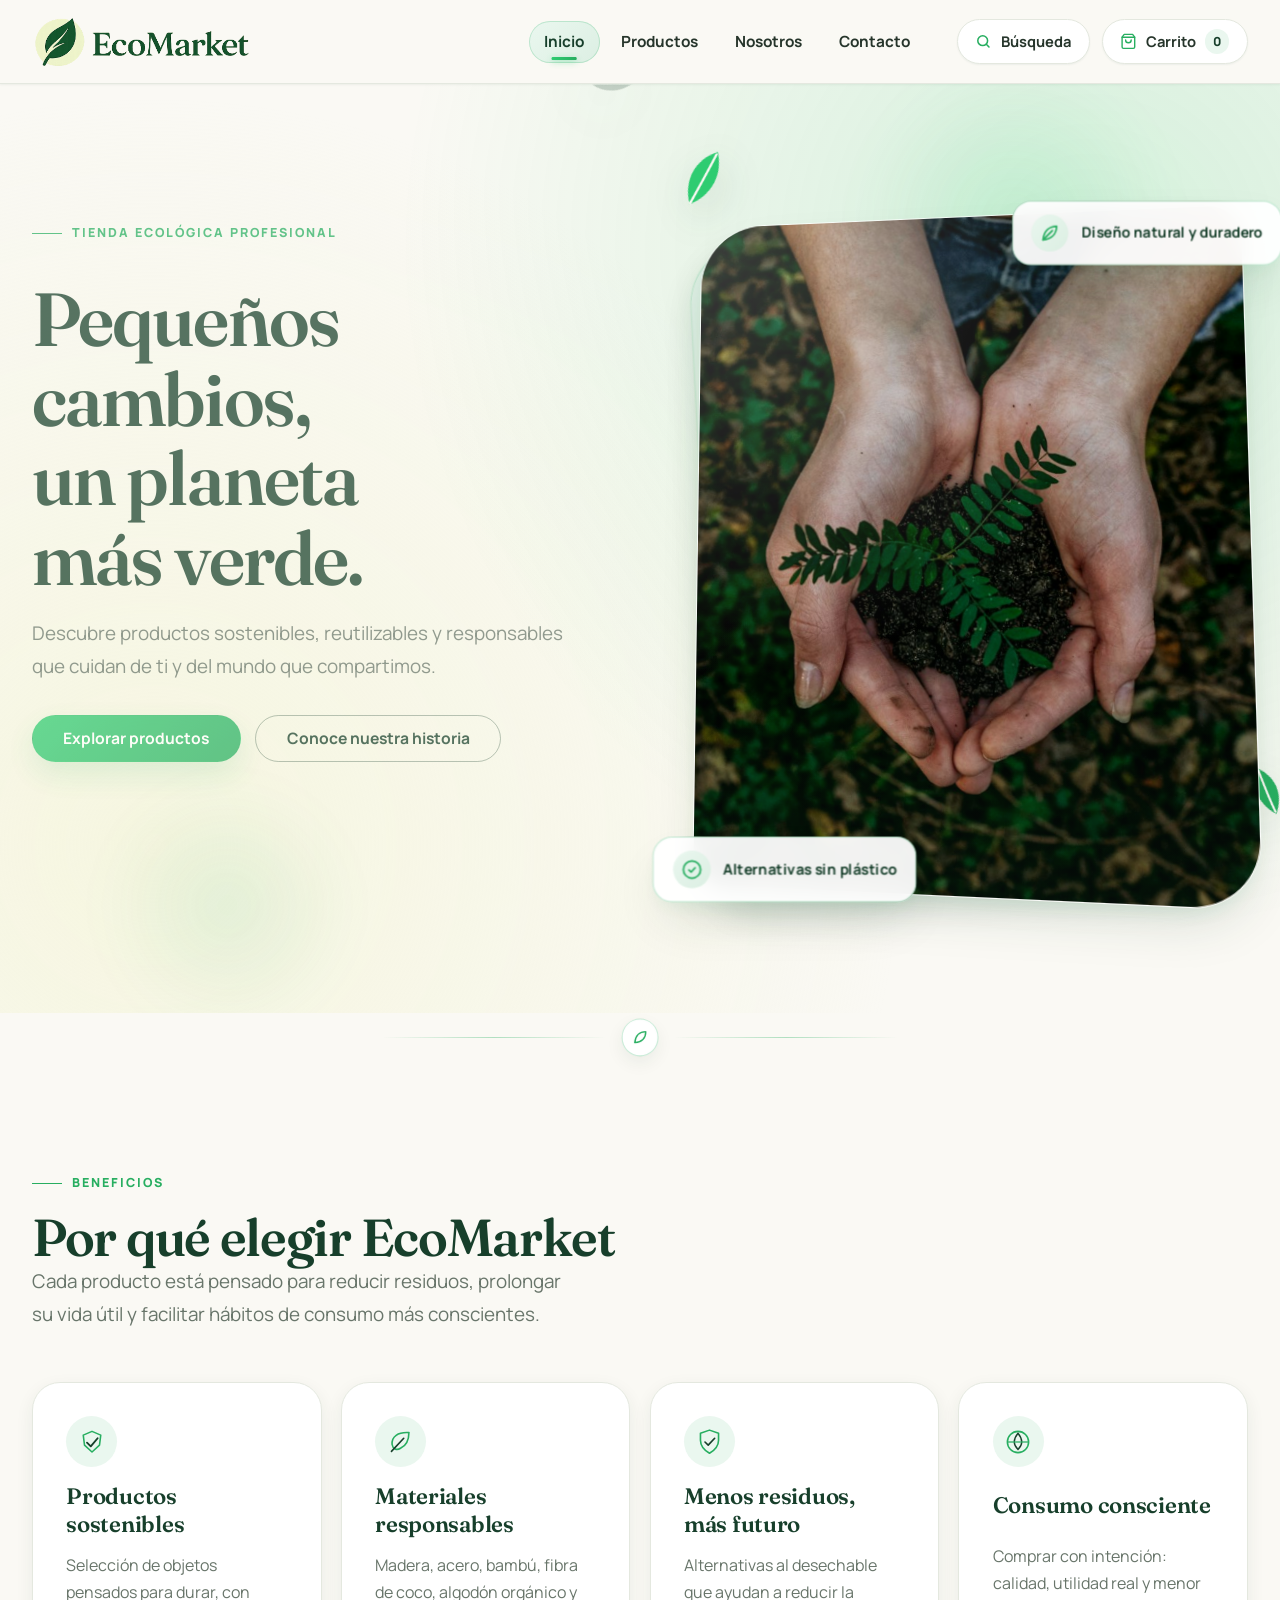
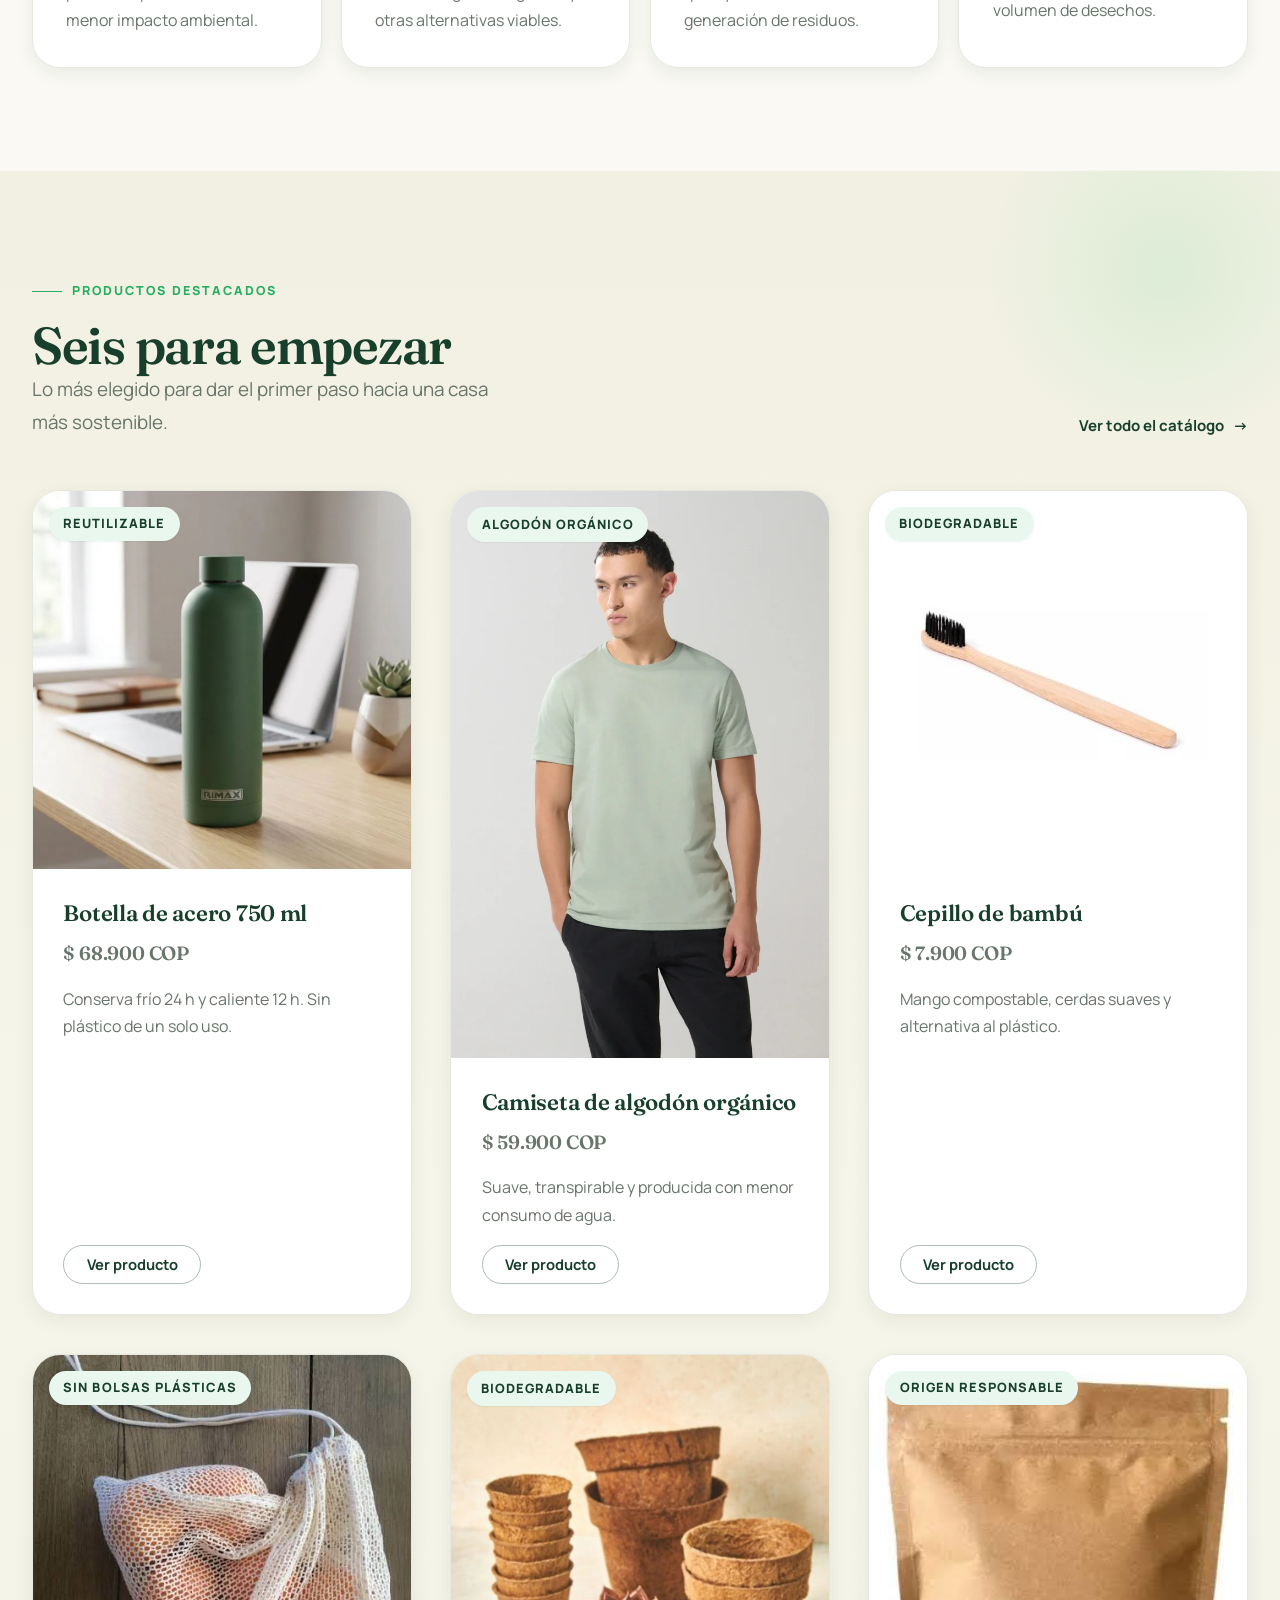
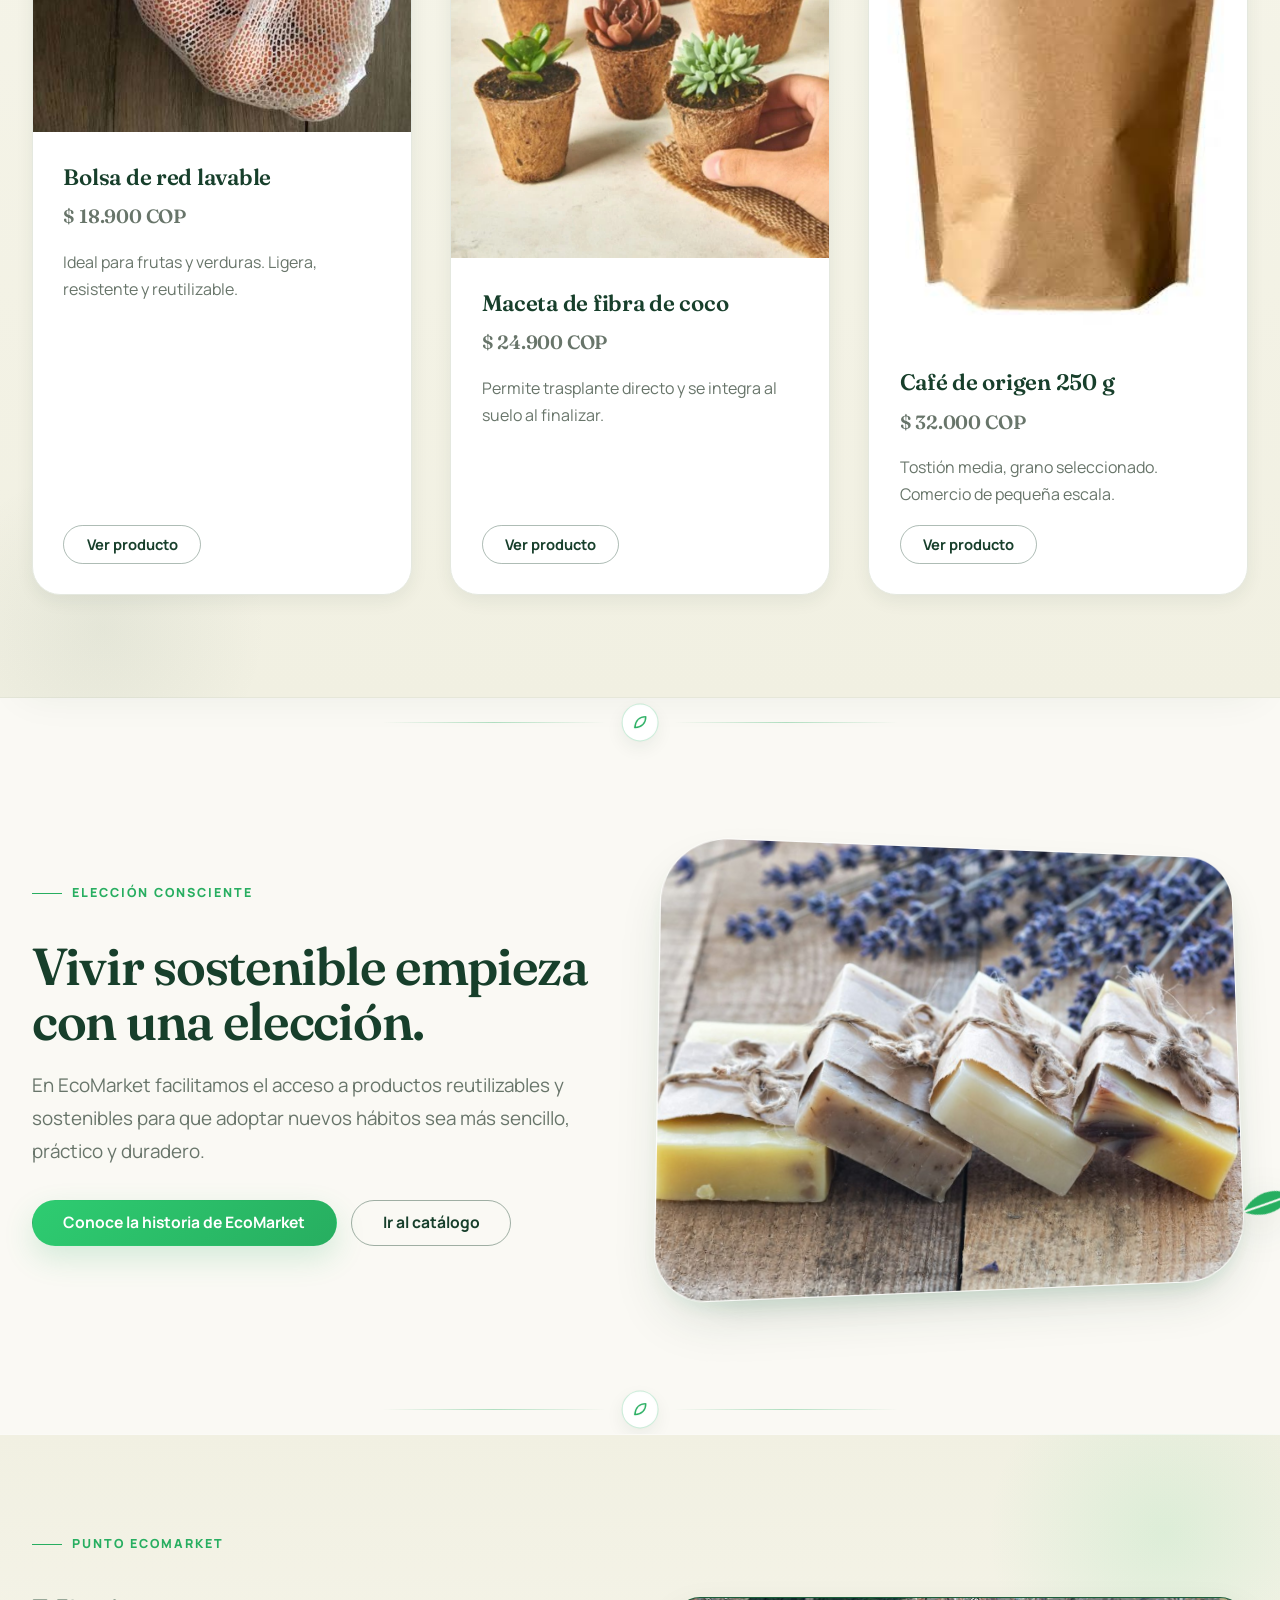
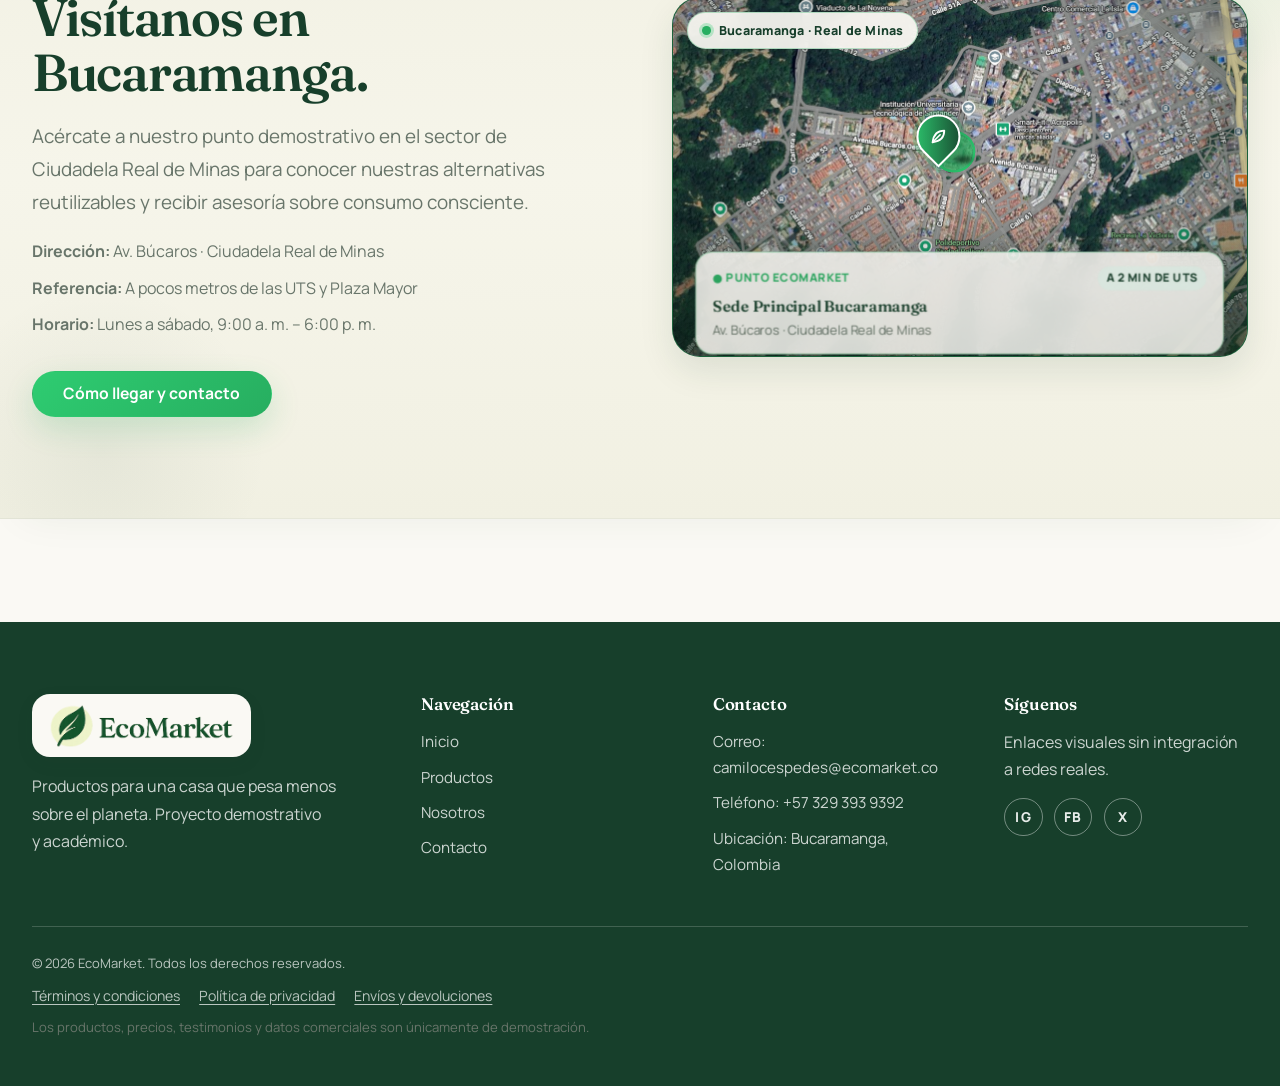
<file: index.html>
<!doctype html>
<html lang="es">
  <head>
    <meta charset="utf-8" />
    <meta name="viewport" content="width=device-width, initial-scale=1" />
    <title>Inicio | EcoMarket</title>
    <meta
      name="description"
      content="EcoMarket: tienda en línea de productos ecológicos, reutilizables y sostenibles para un consumo consciente."
    />
    <link rel="preconnect" href="https://fonts.googleapis.com" />
    <link rel="preconnect" href="https://fonts.gstatic.com" crossorigin />
    <link
      href="https://fonts.googleapis.com/css2?family=Fraunces:wght@500;600;700&family=Manrope:wght@400;500;600;700&display=swap"
      rel="stylesheet"
    />
    <link rel="stylesheet" href="css/main.css" />
    <link rel="stylesheet" href="css/layout.css" />
    <link rel="stylesheet" href="css/components.css" />
    <link rel="stylesheet" href="css/animations.css" />
    <link rel="icon" type="image/svg+xml" href="img/icons/ecomarket-icon.svg" />
    <link rel="alternate icon" href="img/icons/ecomarket-icon.svg" />
  </head>
  <body>
    <a href="#contenido" class="saltar">Saltar al contenido</a>
    <header class="cabecera">
      <div class="cabecera__contenedor">
        <a class="brand" href="index.html" aria-label="EcoMarket, ir al inicio">
          <img class="brand__logo" src="img/logo.png" alt="EcoMarket" />
        </a>
        <input type="checkbox" id="menu-toggle" class="menu-toggle" />
        <label for="menu-toggle" class="menu-boton">
          <span class="menu-boton__lineas">
            <span></span>
            <span></span>
            <span></span>
          </span>
          <span>Menú</span>
        </label>
        <nav class="navegacion" aria-label="Navegación principal">
          <ul class="navegacion__lista">
            <li>
              <a href="index.html" class="navegacion__enlace" aria-current="page"
                >Inicio</a
              >
            </li>
            <li>
              <a href="views/productos.html" class="navegacion__enlace">Productos</a>
            </li>
            <li>
              <a href="views/sobre-nosotros.html" class="navegacion__enlace">Nosotros</a>
            </li>
            <li>
              <a href="views/contacto.html" class="navegacion__enlace">Contacto</a>
            </li>
          </ul>
          <div class="navegacion__acciones">
            <a href="#destacados" class="accion-visual" aria-label="Ir a productos destacados">
              <svg class="accion-visual__icono" viewBox="0 0 24 24" fill="none" aria-hidden="true">
                <circle cx="11" cy="11" r="7" stroke="currentColor" stroke-width="2.2" />
                <path d="m20 20-3.5-3.5" stroke="currentColor" stroke-width="2.2" stroke-linecap="round" />
              </svg>
              <span>Búsqueda</span>
            </a>
            <a href="#destacados" class="accion-visual" aria-label="Ver carrito de compras">
              <svg class="accion-visual__icono" viewBox="0 0 24 24" fill="none" aria-hidden="true">
                <path d="M6 2 3 6v14a2 2 0 0 0 2 2h14a2 2 0 0 0 2-2V6l-3-4H6Z" stroke="currentColor" stroke-width="2" stroke-linejoin="round" />
                <path d="M3 6h18M16 10a4 4 0 0 1-8 0" stroke="currentColor" stroke-width="2" stroke-linecap="round" stroke-linejoin="round" />
              </svg>
              <span>Carrito</span>
              <span class="accion-visual__punto">0</span>
            </a>
          </div>
        </nav>
      </div>
    </header>
    <main id="contenido">
      <section class="hero">
        <div class="hero__ambiente" aria-hidden="true">
          <span class="hero__orbe hero__orbe--uno"></span>
          <span class="hero__orbe hero__orbe--dos"></span>
          <span class="hoja-3d hoja-3d--tres">
            <svg viewBox="0 0 64 64" fill="none">
              <path
                d="M54 10C32 10 14 24 12 48c24-2 38-20 42-38Z"
                fill="currentColor"
              />
              <path
                d="M12 48C26 36 38 24 52 12"
                stroke="#faf9f4"
                stroke-width="2.5"
                stroke-linecap="round"
              />
            </svg>
          </span>
        </div>
        <div class="contenedor hero__contenedor">
          <div class="hero__contenido parallax-hero-text">
            <span class="eyebrow">Tienda ecológica profesional</span>
            <h1>Pequeños cambios, un planeta más verde.</h1>
            <p class="lead">
              Descubre productos sostenibles, reutilizables y responsables que cuidan
              de ti y del mundo que compartimos.
            </p>
            <div class="hero__acciones">
              <a href="views/productos.html" class="btn btn--primario">
                Explorar productos
              </a>
              <a href="views/sobre-nosotros.html" class="btn btn--secundario">
                Conoce nuestra historia
              </a>
            </div>
          </div>
          <div class="hero__media">
            <div class="hero__capa-fondo parallax-hero-bg" aria-hidden="true"></div>
            <span class="hoja-3d hoja-3d--uno" aria-hidden="true">
              <svg viewBox="0 0 64 64" fill="none">
                <path
                  d="M54 10C30 10 12 26 10 52c26-2 42-20 44-42Z"
                  fill="currentColor"
                />
                <path
                  d="M11 51C25 38 39 25 52 12"
                  stroke="#faf9f4"
                  stroke-width="2.5"
                  stroke-linecap="round"
                />
              </svg>
            </span>
            <span class="hoja-3d hoja-3d--dos" aria-hidden="true">
              <svg viewBox="0 0 64 64" fill="none">
                <path
                  d="M12 12c24 0 40 16 42 40C28 50 14 34 12 12Z"
                  fill="currentColor"
                />
                <path
                  d="M52 50C38 38 25 25 14 14"
                  stroke="#faf9f4"
                  stroke-width="2.5"
                  stroke-linecap="round"
                />
              </svg>
            </span>
            <div class="hero__insignia-3d hero__insignia-3d--superior" aria-hidden="true">
              <span class="hero__insignia-icono">
                <svg viewBox="0 0 24 24" fill="none">
                  <path
                    d="M20 4C11 4 5 10 4 20c10-1 16-7 16-16Z"
                    stroke="currentColor"
                    stroke-width="2"
                    stroke-linejoin="round"
                  />
                  <path
                    d="M4 20L15 9"
                    stroke="currentColor"
                    stroke-width="2"
                    stroke-linecap="round"
                  />
                </svg>
              </span>
              <span>Diseño natural y duradero</span>
            </div>
            <div class="hero__marco parallax-hero-media">
              <img
                src="img/hero/hero-manos.jpg"
                alt="Manos sosteniendo productos reutilizables en un entorno natural"
                loading="eager"
              />
            </div>
            <div class="hero__insignia-3d hero__insignia-3d--inferior" aria-hidden="true">
              <span class="hero__insignia-icono">
                <svg viewBox="0 0 24 24" fill="none">
                  <path
                    d="M12 22c5.523 0 10-4.477 10-10S17.523 2 12 2 2 6.477 2 12s4.477 10 10 10Z"
                    stroke="currentColor"
                    stroke-width="2"
                  />
                  <path
                    d="m8.5 12.5 2.5 2.5 4.5-5"
                    stroke="currentColor"
                    stroke-width="2"
                    stroke-linecap="round"
                    stroke-linejoin="round"
                  />
                </svg>
              </span>
              <span>Alternativas sin plástico</span>
            </div>
          </div>
        </div>
      </section>

      <div class="separador-organico" aria-hidden="true">
        <span class="separador-organico__hoja">
          <svg viewBox="0 0 24 24" fill="none">
            <path
              d="M19 5C11 5 6 10 5 19c9-1 14-6 14-14Z"
              stroke="currentColor"
              stroke-width="1.8"
              stroke-linejoin="round"
            />
          </svg>
        </span>
      </div>

      <section class="seccion scroll-reveal">
        <div class="contenedor">
          <div class="encabezado-seccion scroll-title">
            <div>
              <span class="eyebrow">Beneficios</span>
              <h2>Por qué elegir EcoMarket</h2>
              <p class="lead">
                Cada producto está pensado para reducir residuos, prolongar su vida
                útil y facilitar hábitos de consumo más conscientes.
              </p>
            </div>
          </div>
          <ul class="malla-beneficios">
            <li class="tarjeta-beneficio scroll-card">
              <span class="tarjeta-beneficio__icono">
                <img
                  src="img/icons/sostenible}.svg"
                  alt="Icono de productos sostenibles"
                />
              </span>
              <h3>Productos sostenibles</h3>
              <p>
                Selección de objetos pensados para durar, con menor impacto
                ambiental.
              </p>
            </li>
            <li class="tarjeta-beneficio scroll-card">
              <span class="tarjeta-beneficio__icono">
                <img
                  src="img/icons/materiales.svg"
                  alt="Icono de materiales responsables"
                />
              </span>
              <h3>Materiales responsables</h3>
              <p>
                Madera, acero, bambú, fibra de coco, algodón orgánico y otras
                alternativas viables.
              </p>
            </li>
            <li class="tarjeta-beneficio scroll-card">
              <span class="tarjeta-beneficio__icono">
                <img
                  src="img/icons/menos residuos.svg"
                  alt="Icono de menos residuos"
                />
              </span>
              <h3>Menos residuos, más futuro</h3>
              <p>
                Alternativas al desechable que ayudan a reducir la generación de
                residuos.
              </p>
            </li>
            <li class="tarjeta-beneficio scroll-card">
              <span class="tarjeta-beneficio__icono">
                <img
                  src="img/icons/consumocomsiente.svg"
                  alt="Icono de consumo consciente"
                />
              </span>
              <h3>Consumo consciente</h3>
              <p>
                Comprar con intención: calidad, utilidad real y menor volumen de
                desechos.
              </p>
            </li>
          </ul>
        </div>
      </section>

      <section class="seccion seccion--suave" id="destacados">
        <div class="contenedor">
          <div class="encabezado-seccion encabezado-seccion--entre scroll-title">
            <div>
              <span class="eyebrow">Productos destacados</span>
              <h2>Seis para empezar</h2>
              <p class="lead">
                Lo más elegido para dar el primer paso hacia una casa más
                sostenible.
              </p>
            </div>
            <a href="views/productos.html" class="enlace-flecha">
              Ver todo el catálogo <span aria-hidden="true">→</span>
            </a>
          </div>
          <ul class="malla-destacados">
            <li class="tarjeta-producto scroll-card">
              <div class="tarjeta-producto__media">
                <img
                  class="scroll-image-product"
                  src="img/products/botella-ecologica.webp"
                  alt="Botella de acero inoxidable 750 ml"
                  loading="lazy"
                />
                <span class="etiqueta etiqueta--eco">Reutilizable</span>
              </div>
              <div class="tarjeta-producto__contenido">
                <div class="tarjeta-producto__cabecera">
                  <h3>Botella de acero 750 ml</h3>
                  <p class="precio">$ 68.900 COP</p>
                </div>
                <p>Conserva frío 24 h y caliente 12 h. Sin plástico de un solo uso.</p>
                <a href="views/productos.html" class="btn btn--terciario"
                  >Ver producto</a
                >
              </div>
            </li>
            <li class="tarjeta-producto scroll-card">
              <div class="tarjeta-producto__media">
                <img
                  class="scroll-image-product"
                  src="img/products/camiseta-estampada-algodon.webp"
                  alt="Camiseta de algodón orgánico"
                  loading="lazy"
                />
                <span class="etiqueta etiqueta--eco">Algodón orgánico</span>
              </div>
              <div class="tarjeta-producto__contenido">
                <div class="tarjeta-producto__cabecera">
                  <h3>Camiseta de algodón orgánico</h3>
                  <p class="precio">$ 59.900 COP</p>
                </div>
                <p>Suave, transpirable y producida con menor consumo de agua.</p>
                <a href="views/productos.html" class="btn btn--terciario"
                  >Ver producto</a
                >
              </div>
            </li>
            <li class="tarjeta-producto scroll-card">
              <div class="tarjeta-producto__media">
                <img
                  class="scroll-image-product"
                  src="img/products/cepillobambu.jpg"
                  alt="Cepillo dental de bambú"
                  loading="lazy"
                />
                <span class="etiqueta etiqueta--eco">Biodegradable</span>
              </div>
              <div class="tarjeta-producto__contenido">
                <div class="tarjeta-producto__cabecera">
                  <h3>Cepillo de bambú</h3>
                  <p class="precio">$ 7.900 COP</p>
                </div>
                <p>Mango compostable, cerdas suaves y alternativa al plástico.</p>
                <a href="views/productos.html" class="btn btn--terciario"
                  >Ver producto</a
                >
              </div>
            </li>
            <li class="tarjeta-producto scroll-card">
              <div class="tarjeta-producto__media">
                <img
                  class="scroll-image-product"
                  src="img/products/bolsa-mallas.jpg"
                  alt="Bolsa de red lavable"
                  loading="lazy"
                />
                <span class="etiqueta etiqueta--eco">Sin bolsas plásticas</span>
              </div>
              <div class="tarjeta-producto__contenido">
                <div class="tarjeta-producto__cabecera">
                  <h3>Bolsa de red lavable</h3>
                  <p class="precio">$ 18.900 COP</p>
                </div>
                <p>Ideal para frutas y verduras. Ligera, resistente y reutilizable.</p>
                <a href="views/productos.html" class="btn btn--terciario"
                  >Ver producto</a
                >
              </div>
            </li>
            <li class="tarjeta-producto scroll-card">
              <div class="tarjeta-producto__media">
                <img
                  class="scroll-image-product"
                  src="img/products/maceta.webp"
                  alt="Maceta de fibra de coco"
                  loading="lazy"
                />
                <span class="etiqueta etiqueta--eco">Biodegradable</span>
              </div>
              <div class="tarjeta-producto__contenido">
                <div class="tarjeta-producto__cabecera">
                  <h3>Maceta de fibra de coco</h3>
                  <p class="precio">$ 24.900 COP</p>
                </div>
                <p>Permite trasplante directo y se integra al suelo al finalizar.</p>
                <a href="views/productos.html" class="btn btn--terciario"
                  >Ver producto</a
                >
              </div>
            </li>
            <li class="tarjeta-producto scroll-card">
              <div class="tarjeta-producto__media">
                <img
                  class="scroll-image-product"
                  src="img/products/bolsacafe.jpg"
                  alt="Café de origen tostado"
                  loading="lazy"
                />
                <span class="etiqueta etiqueta--eco">Origen responsable</span>
              </div>
              <div class="tarjeta-producto__contenido">
                <div class="tarjeta-producto__cabecera">
                  <h3>Café de origen 250 g</h3>
                  <p class="precio">$ 32.000 COP</p>
                </div>
                <p>Tostión media, grano seleccionado. Comercio de pequeña escala.</p>
                <a href="views/productos.html" class="btn btn--terciario"
                  >Ver producto</a
                >
              </div>
            </li>
          </ul>
        </div>
      </section>

      <div class="separador-organico" aria-hidden="true">
        <span class="separador-organico__hoja">
          <svg viewBox="0 0 24 24" fill="none">
            <path
              d="M19 5C11 5 6 10 5 19c9-1 14-6 14-14Z"
              stroke="currentColor"
              stroke-width="1.8"
              stroke-linejoin="round"
            />
          </svg>
        </span>
      </div>

      <section class="seccion">
        <div class="contenedor">
          <div class="bloque-sostenible scroll-section">
            <div class="bloque-sostenible__contenido scroll-reveal">
              <span class="eyebrow">Elección consciente</span>
              <h2>Vivir sostenible empieza con una elección.</h2>
              <p class="lead">
                En EcoMarket facilitamos el acceso a productos reutilizables y
                sostenibles para que adoptar nuevos hábitos sea más sencillo,
                práctico y duradero.
              </p>
              <div class="hero__acciones">
                <a href="views/sobre-nosotros.html" class="btn btn--primario">
                  Conoce la historia de EcoMarket
                </a>
                <a href="views/productos.html" class="btn btn--secundario">
                  Ir al catálogo
                </a>
              </div>
            </div>
            <div class="bloque-sostenible__media">
              <div class="hero__capa-fondo" aria-hidden="true"></div>
              <span class="hoja-3d hoja-3d--dos" aria-hidden="true">
                <svg viewBox="0 0 64 64" fill="none">
                  <path
                    d="M54 10C30 10 12 26 10 52c26-2 42-20 44-42Z"
                    fill="currentColor"
                  />
                  <path
                    d="M11 51C25 38 39 25 52 12"
                    stroke="#faf9f4"
                    stroke-width="2.5"
                    stroke-linecap="round"
                  />
                </svg>
              </span>
              <div class="bloque-sostenible__marco">
                <img
                  class="scroll-image"
                  src="img/hero/materiales-jabones.jpg"
                  alt="Jabones sólidos, esponjas naturales y productos de cuidado personal ecológicos"
                  loading="lazy"
                />
              </div>
            </div>
          </div>
        </div>
      </section>

      <div class="separador-organico" aria-hidden="true">
        <span class="separador-organico__hoja">
          <svg viewBox="0 0 24 24" fill="none">
            <path
              d="M19 5C11 5 6 10 5 19c9-1 14-6 14-14Z"
              stroke="currentColor"
              stroke-width="1.8"
              stroke-linejoin="round"
            />
          </svg>
        </span>
      </div>

      <section class="seccion seccion--suave" id="ubicacion">
        <div class="contenedor">
          <div class="bloque-sostenible scroll-section">
            <div class="bloque-sostenible__contenido scroll-reveal">
              <span class="eyebrow">Punto EcoMarket</span>
              <h2>Visítanos en Bucaramanga.</h2>
              <p class="lead">
                Acércate a nuestro punto demostrativo en el sector de Ciudadela Real
                de Minas para conocer nuestras alternativas reutilizables y recibir
                asesoría sobre consumo consciente.
              </p>
              <ul class="tarjeta-info__lista">
                <li><strong>Dirección:</strong> Av. Búcaros · Ciudadela Real de Minas</li>
                <li><strong>Referencia:</strong> A pocos metros de las UTS y Plaza Mayor</li>
                <li><strong>Horario:</strong> Lunes a sábado, 9:00 a. m. – 6:00 p. m.</li>
              </ul>
              <div class="hero__acciones">
                <a href="views/contacto.html" class="btn btn--primario">
                  Cómo llegar y contacto
                </a>
              </div>
            </div>
            <div class="bloque-sostenible__media">
              <div class="mapa-ilustrado" tabindex="0" aria-label="Mapa interactivo simulado de la ubicación de EcoMarket en Bucaramanga">
                <input type="checkbox" id="mapa-zoom-inicio" class="mapa-zoom-toggle" aria-label="Alternar acercamiento del mapa" />

                <div class="mapa-ilustrado__lienzo">
                  <img
                    class="mapa-ilustrado__img"
                    src="img/mapa.png"
                    alt="Vista satelital del sector Ciudadela Real de Minas en Bucaramanga"
                    loading="lazy"
                  />

                  <span class="mapa-cobertura" aria-hidden="true"></span>

                  <div class="mapa-marcador" aria-label="Punto EcoMarket: Ciudadela Real de Minas">
                    <span class="mapa-marcador__pulso mapa-marcador__pulso--uno" aria-hidden="true"></span>
                    <span class="mapa-marcador__pulso mapa-marcador__pulso--dos" aria-hidden="true"></span>
                    <span class="mapa-marcador__pin">
                      <svg viewBox="0 0 24 24" fill="none" aria-hidden="true">
                        <path
                          d="M19 5C11 5 6 10 5 19c9-1 14-6 14-14Z"
                          stroke="currentColor"
                          stroke-width="2.2"
                          stroke-linejoin="round"
                        />
                        <path
                          d="M5 19 14 10"
                          stroke="currentColor"
                          stroke-width="2"
                          stroke-linecap="round"
                        />
                      </svg>
                    </span>
                    <span class="mapa-marcador__sombra" aria-hidden="true"></span>
                  </div>
                </div>

                <div class="mapa-insignia">
                  <span class="mapa-insignia__punto" aria-hidden="true"></span>
                  <span>Bucaramanga · Real de Minas</span>
                </div>

                <div class="mapa-controles" aria-hidden="true">
                  <label for="mapa-zoom-inicio" class="mapa-control" title="Acercar / Alejar vista">
                    <span class="mapa-control__mas">+</span>
                    <span class="mapa-control__menos">−</span>
                  </label>
                </div>

                <div class="mapa-tarjeta">
                  <div class="mapa-tarjeta__encabezado">
                    <span class="mapa-tarjeta__estado">● Punto EcoMarket</span>
                    <span class="mapa-tarjeta__distancia">A 2 min de UTS</span>
                  </div>
                  <strong class="mapa-tarjeta__titulo">Sede Principal Bucaramanga</strong>
                  <p class="mapa-tarjeta__direccion">Av. Búcaros · Ciudadela Real de Minas</p>
                </div>
              </div>
            </div>
          </div>
        </div>
      </section>
    </main>

    <footer class="pie">
      <div class="contenedor pie__contenedor">
        <div class="pie__superior">
          <div class="pie__marca">
            <a class="brand brand--footer" href="index.html" aria-label="EcoMarket, ir al inicio">
              <img class="brand__logo brand__logo--footer" src="img/logo.png" alt="EcoMarket" />
            </a>
            <p class="pie__texto">
              Productos para una casa que pesa menos sobre el planeta. Proyecto
              demostrativo y académico.
            </p>
          </div>
          <div class="pie__bloque">
            <h3 class="pie__titulo">Navegación</h3>
            <ul class="pie__lista">
              <li><a href="index.html">Inicio</a></li>
              <li><a href="views/productos.html">Productos</a></li>
              <li><a href="views/sobre-nosotros.html">Nosotros</a></li>
              <li><a href="views/contacto.html">Contacto</a></li>
            </ul>
          </div>
          <div class="pie__bloque">
            <h3 class="pie__titulo">Contacto</h3>
            <ul class="pie__lista">
              <li>Correo: camilocespedes@ecomarket.co</li>
              <li>Teléfono: +57 329 393 9392</li>
              <li>Ubicación: Bucaramanga, Colombia</li>
            </ul>
          </div>
          <div class="pie__bloque">
            <h3 class="pie__titulo">Síguenos</h3>
            <p class="pie__texto">
              Enlaces visuales sin integración a redes reales.
            </p>
            <ul class="pie__redes">
              <li>
                <a
                  class="pie__red"
                  href="https://www.instagram.com/?hl=es"
                  aria-label="Instagram (enlace demostrativo)"
                  >IG</a
                >
              </li>
              <li>
                <a
                  class="pie__red"
                  href="https://www.facebook.com/?locale=es_LA"
                  aria-label="Facebook (enlace demostrativo)"
                  >FB</a
                >
              </li>
              <li>
                <a
                  class="pie__red"
                  href="https://x.com/?lang=es"
                  aria-label="X (enlace demostrativo)"
                  >X</a
                >
              </li>
            </ul>
          </div>
        </div>
        <div class="pie__inferior">
          <small>© 2026 EcoMarket. Todos los derechos reservados.</small>
          <div class="pie__legal">
            <a href="#">Términos y condiciones </a>
            <a href="#">Política de privacidad </a>
            <a href="#">Envíos y devoluciones </a>
          </div>
          <p class="nota">
            Los productos, precios, testimonios y datos comerciales son
            únicamente de demostración.
          </p>
        </div>
      </div>
    </footer>
  </body>
</html>
</file>
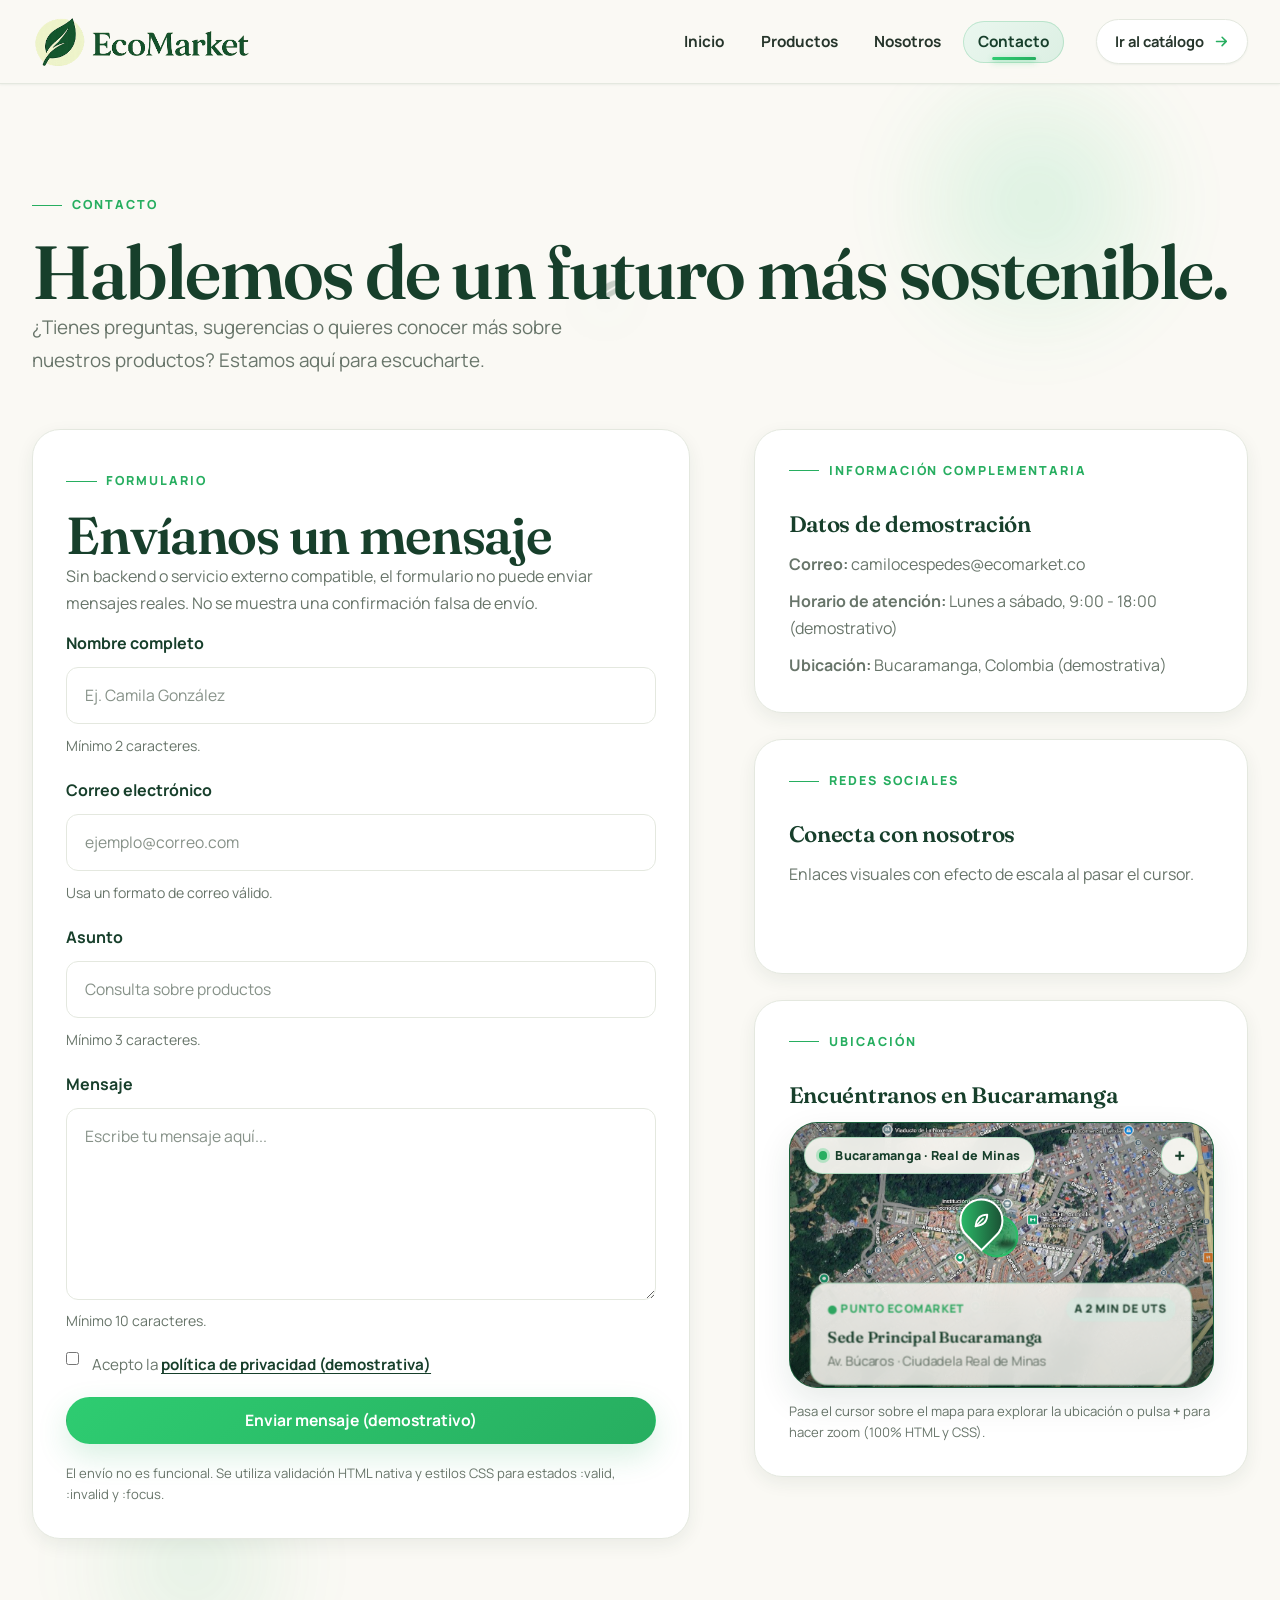
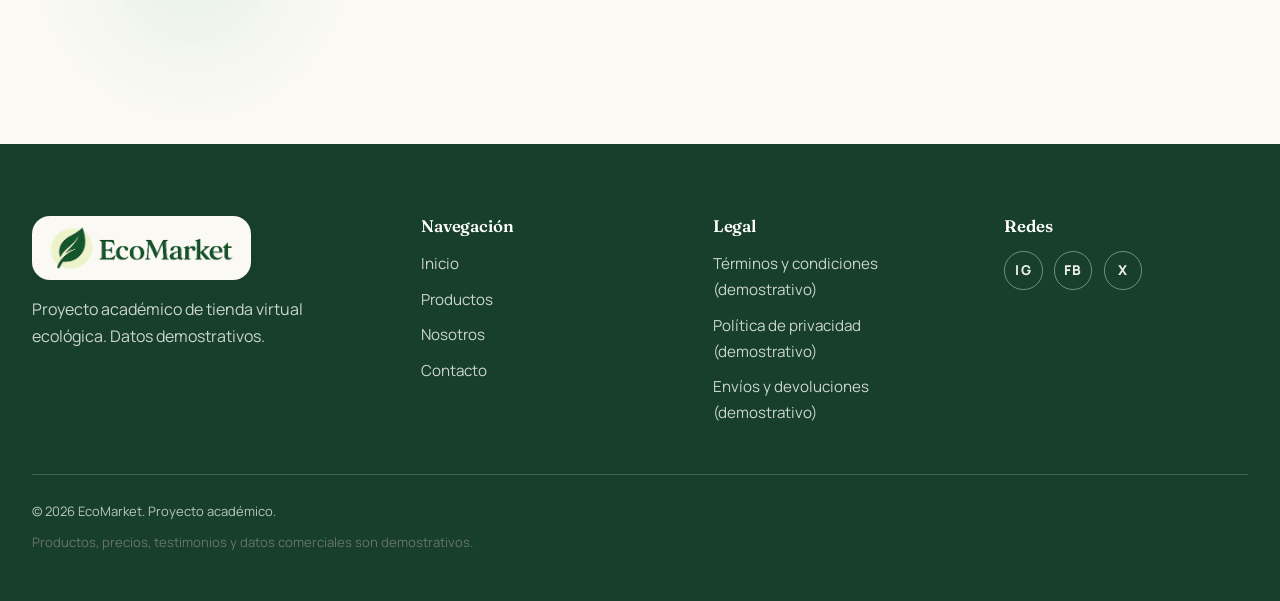
<file: views/contacto.html>
<!doctype html>
<html lang="es">
  <head>
    <meta charset="utf-8" />
    <meta name="viewport" content="width=device-width, initial-scale=1" />
    <title>Contacto | EcoMarket</title>
    <meta
      name="description"
      content="Contacto de EcoMarket. Formulario de demostración sin envío real."
    />
    <link rel="preconnect" href="https://fonts.googleapis.com" />
    <link rel="preconnect" href="https://fonts.gstatic.com" crossorigin />
    <link
      href="https://fonts.googleapis.com/css2?family=Fraunces:wght@500;600;700&family=Manrope:wght@400;500;600;700&display=swap"
      rel="stylesheet"
    />
    <link rel="stylesheet" href="../css/main.css" />
    <link rel="stylesheet" href="../css/layout.css" />
    <link rel="stylesheet" href="../css/components.css" />
    <link rel="stylesheet" href="../css/animations.css" />
    <link rel="icon" type="image/svg+xml" href="../img/icons/ecomarket-icon.svg" />
    <link rel="alternate icon" href="../img/icons/ecomarket-icon.svg" />
  </head>
  <body>
    <a href="#contacto" class="saltar">Saltar al contenido</a>
    <header class="cabecera">
      <div class="cabecera__contenedor">
        <a class="brand" href="../index.html" aria-label="EcoMarket, ir al inicio">
          <img class="brand__logo" src="../img/logo.png" alt="EcoMarket" />
        </a>
        <input type="checkbox" id="menu-toggle" class="menu-toggle" />
        <label for="menu-toggle" class="menu-boton">
          <span class="menu-boton__lineas">
            <span></span>
            <span></span>
            <span></span>
          </span>
          <span>Menú</span>
        </label>
        <nav class="navegacion" aria-label="Navegación principal">
          <ul class="navegacion__lista">
            <li>
              <a href="../index.html" class="navegacion__enlace">Inicio</a>
            </li>
            <li>
              <a href="productos.html" class="navegacion__enlace">Productos</a>
            </li>
            <li>
              <a href="sobre-nosotros.html" class="navegacion__enlace">Nosotros</a>
            </li>
            <li>
              <a href="contacto.html" class="navegacion__enlace" aria-current="page"
                >Contacto</a
              >
            </li>
          </ul>
          <div class="navegacion__acciones">
            <a href="productos.html" class="accion-visual">
              <span>Ir al catálogo</span>
              <svg class="accion-visual__icono accion-visual__icono--flecha" viewBox="0 0 24 24" fill="none" aria-hidden="true">
                <path d="M5 12h14m-6-6 6 6-6 6" stroke="currentColor" stroke-width="2.2" stroke-linecap="round" stroke-linejoin="round" />
              </svg>
            </a>
          </div>
        </nav>
      </div>
    </header>
    <main id="contacto">
      <section class="seccion">
        <div class="hero__ambiente" aria-hidden="true">
          <span class="hero__orbe hero__orbe--uno"></span>
          <span class="hero__orbe hero__orbe--dos"></span>
          <span class="hoja-3d hoja-3d--tres">
            <svg viewBox="0 0 64 64" fill="none">
              <path
                d="M54 10C32 10 14 24 12 48c24-2 38-20 42-38Z"
                fill="currentColor"
              />
              <path
                d="M12 48C26 36 38 24 52 12"
                stroke="#faf9f4"
                stroke-width="2.5"
                stroke-linecap="round"
              />
            </svg>
          </span>
        </div>
        <div class="contenedor">
          <div class="encabezado-seccion hero__contenido">
            <div>
              <span class="eyebrow">Contacto</span>
              <h1>Hablemos de un futuro más sostenible.</h1>
              <p class="lead">
                ¿Tienes preguntas, sugerencias o quieres conocer más sobre nuestros
                productos? Estamos aquí para escucharte.
              </p>
            </div>
          </div>
          <div class="distribucion-contacto">
            <div class="tarjeta-info">
              <div>
                <span class="eyebrow">Formulario</span>
                <h2>Envíanos un mensaje</h2>
                <p class="texto-suave">
                  Sin backend o servicio externo compatible, el formulario no
                  puede enviar mensajes reales. No se muestra una confirmación
                  falsa de envío.
                </p>
              </div>
              <form class="formulario" action="#" method="get" novalidate>
                <div class="campo">
                  <label class="campo__etiqueta" for="nombre">Nombre completo</label>
                  <input
                    class="campo__entrada"
                    id="nombre"
                    name="nombre"
                    type="text"
                    required
                    minlength="2"
                    placeholder="Ej. Camila González"
                    autocomplete="name"
                  />
                  <span class="campo__ayuda">Mínimo 2 caracteres.</span>
                  <span class="campo__error">Ingresa un nombre válido.</span>
                </div>
                <div class="campo">
                  <label class="campo__etiqueta" for="correo">Correo electrónico</label>
                  <input
                    class="campo__entrada"
                    id="correo"
                    name="correo"
                    type="email"
                    required
                    placeholder="ejemplo@correo.com"
                    autocomplete="email"
                  />
                  <span class="campo__ayuda">Usa un formato de correo válido.</span>
                  <span class="campo__error">Ingresa un correo electrónico válido.</span>
                </div>
                <div class="campo">
                  <label class="campo__etiqueta" for="asunto">Asunto</label>
                  <input
                    class="campo__entrada"
                    id="asunto"
                    name="asunto"
                    type="text"
                    required
                    minlength="3"
                    placeholder="Consulta sobre productos"
                  />
                  <span class="campo__ayuda">Mínimo 3 caracteres.</span>
                  <span class="campo__error">Ingresa un asunto válido.</span>
                </div>
                <div class="campo">
                  <label class="campo__etiqueta" for="mensaje">Mensaje</label>
                  <textarea
                    class="campo__texto"
                    id="mensaje"
                    name="mensaje"
                    required
                    minlength="10"
                    placeholder="Escribe tu mensaje aquí..."
                  ></textarea>
                  <span class="campo__ayuda">Mínimo 10 caracteres.</span>
                  <span class="campo__error">Ingresa un mensaje válido.</span>
                </div>
                <div class="condiciones">
                  <input id="privacidad" name="privacidad" type="checkbox" required />
                  <label class="condiciones__texto" for="privacidad">
                    Acepto la
                    <a class="condiciones__enlace" href="#"
                      >política de privacidad (demostrativa)</a
                    >
                  </label>
                </div>
                <button class="btn btn--primario" type="submit">
                  Enviar mensaje (demostrativo)
                </button>
                <p class="nota">
                  El envío no es funcional. Se utiliza validación HTML nativa y
                  estilos CSS para estados :valid, :invalid y :focus.
                </p>
              </form>
            </div>
            <div style="display: grid; gap: 1.6rem">
              <article class="tarjeta-info scroll-card">
                <span class="eyebrow">Información complementaria</span>
                <h3>Datos de demostración</h3>
                <ul class="tarjeta-info__lista">
                  <li><strong>Correo:</strong> camilocespedes@ecomarket.co</li>
                  <li><strong>Horario de atención:</strong> Lunes a sábado, 9:00 - 18:00 (demostrativo)</li>
                  <li><strong>Ubicación:</strong> Bucaramanga, Colombia (demostrativa)</li>
                </ul>
              </article>
              <article class="tarjeta-info scroll-card">
                <span class="eyebrow">Redes sociales</span>
                <h3>Conecta con nosotros</h3>
                <p class="texto-suave">
                  Enlaces visuales con efecto de escala al pasar el cursor.
                </p>
                <ul class="pie__redes">
                  <li>
                    <a class="pie__red" href="https://www.instagram.com/?hl=es" aria-label="Instagram">IG</a>
                  </li>
                  <li>
                    <a class="pie__red" href="https://www.facebook.com/?locale=es_LA" aria-label="Facebook">FB</a>
                  </li>
                  <li>
                    <a class="pie__red" href="https://x.com/?lang=es" aria-label="X">X</a>
                  </li>
                </ul>
              </article>
              <article class="tarjeta-info scroll-card">
                <span class="eyebrow">Ubicación</span>
                <h3>Encuéntranos en Bucaramanga</h3>
                <div class="mapa-ilustrado" tabindex="0" aria-label="Mapa interactivo simulado de la ubicación de EcoMarket en Bucaramanga">
                  <input type="checkbox" id="mapa-zoom" class="mapa-zoom-toggle" aria-label="Alternar acercamiento del mapa" />

                  <div class="mapa-ilustrado__lienzo">
                    <img
                      class="mapa-ilustrado__img"
                      src="../img/mapa.png"
                      alt="Vista satelital del sector Ciudadela Real de Minas en Bucaramanga"
                      loading="lazy"
                    />

                    <!-- Radio de cobertura ecológico simulado -->
                    <span class="mapa-cobertura" aria-hidden="true"></span>

                    <!-- Marcador principal de EcoMarket -->
                    <div class="mapa-marcador" aria-label="Punto EcoMarket: Ciudadela Real de Minas">
                      <span class="mapa-marcador__pulso mapa-marcador__pulso--uno" aria-hidden="true"></span>
                      <span class="mapa-marcador__pulso mapa-marcador__pulso--dos" aria-hidden="true"></span>
                      <span class="mapa-marcador__pin">
                        <svg viewBox="0 0 24 24" fill="none" aria-hidden="true">
                          <path
                            d="M19 5C11 5 6 10 5 19c9-1 14-6 14-14Z"
                            stroke="currentColor"
                            stroke-width="2.2"
                            stroke-linejoin="round"
                          />
                          <path
                            d="M5 19 14 10"
                            stroke="currentColor"
                            stroke-width="2"
                            stroke-linecap="round"
                          />
                        </svg>
                      </span>
                      <span class="mapa-marcador__sombra" aria-hidden="true"></span>
                    </div>
                  </div>

                  <!-- Insignia superior de ciudad -->
                  <div class="mapa-insignia">
                    <span class="mapa-insignia__punto" aria-hidden="true"></span>
                    <span>Bucaramanga · Real de Minas</span>
                  </div>

                  <!-- Controles simulados de zoom (HTML + CSS) -->
                  <div class="mapa-controles" aria-hidden="true">
                    <label for="mapa-zoom" class="mapa-control" title="Acercar / Alejar vista">
                      <span class="mapa-control__mas">+</span>
                      <span class="mapa-control__menos">−</span>
                    </label>
                  </div>

                  <!-- Tarjeta flotante interactiva al pasar el mouse -->
                  <div class="mapa-tarjeta">
                    <div class="mapa-tarjeta__encabezado">
                      <span class="mapa-tarjeta__estado">● Punto EcoMarket</span>
                      <span class="mapa-tarjeta__distancia">A 2 min de UTS</span>
                    </div>
                    <strong class="mapa-tarjeta__titulo">Sede Principal Bucaramanga</strong>
                    <p class="mapa-tarjeta__direccion">Av. Búcaros · Ciudadela Real de Minas</p>
                  </div>
                </div>
                <p class="nota">
                  Pasa el cursor sobre el mapa para explorar la ubicación o pulsa <strong>+</strong> para hacer zoom (100% HTML y CSS).
                </p>
              </article>
            </div>
          </div>
        </div>
      </section>
    </main>

    <footer class="pie">
      <div class="contenedor pie__contenedor">
        <div class="pie__superior">
          <div class="pie__marca">
            <a class="brand brand--footer" href="../index.html" aria-label="EcoMarket, ir al inicio">
              <img class="brand__logo brand__logo--footer" src="../img/logo.png" alt="EcoMarket" />
            </a>
            <p class="pie__texto">
              Proyecto académico de tienda virtual ecológica. Datos demostrativos.
            </p>
          </div>
          <div class="pie__bloque">
            <h3 class="pie__titulo">Navegación</h3>
            <ul class="pie__lista">
              <li><a href="../index.html">Inicio</a></li>
              <li><a href="productos.html">Productos</a></li>
              <li><a href="sobre-nosotros.html">Nosotros</a></li>
              <li><a href="contacto.html">Contacto</a></li>
            </ul>
          </div>
          <div class="pie__bloque">
            <h3 class="pie__titulo">Legal</h3>
            <ul class="pie__lista">
              <li><a href="#">Términos y condiciones (demostrativo)</a></li>
              <li><a href="#">Política de privacidad (demostrativo)</a></li>
              <li><a href="#">Envíos y devoluciones (demostrativo)</a></li>
            </ul>
          </div>
          <div class="pie__bloque">
            <h3 class="pie__titulo">Redes</h3>
            <ul class="pie__redes">
              <li><a class="pie__red" href="#" aria-label="Instagram">IG</a></li>
              <li><a class="pie__red" href="#" aria-label="Facebook">FB</a></li>
              <li><a class="pie__red" href="#" aria-label="X">X</a></li>
            </ul>
          </div>
        </div>
        <div class="pie__inferior">
          <small>© 2026 EcoMarket. Proyecto académico.</small>
          <p class="nota">Productos, precios, testimonios y datos comerciales son demostrativos.</p>
        </div>
      </div>
    </footer>
  </body>
</html>
</file>
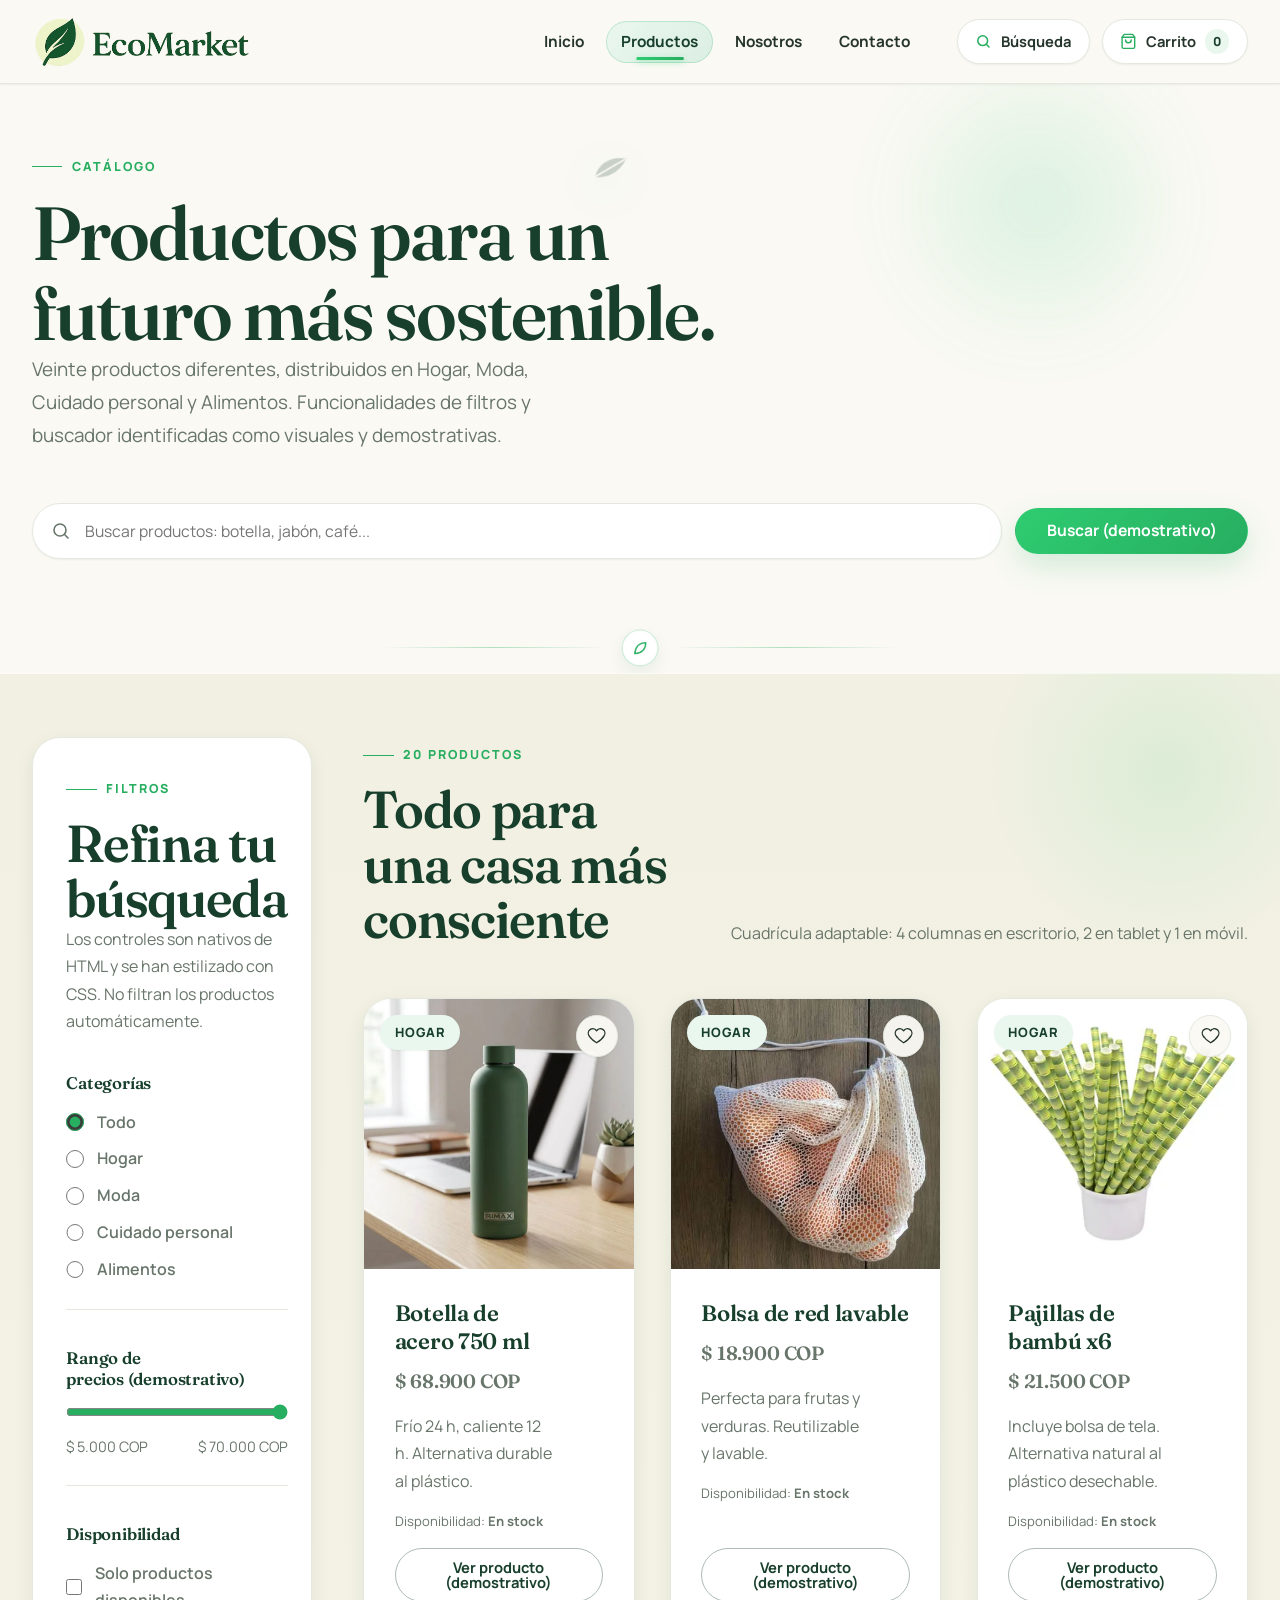
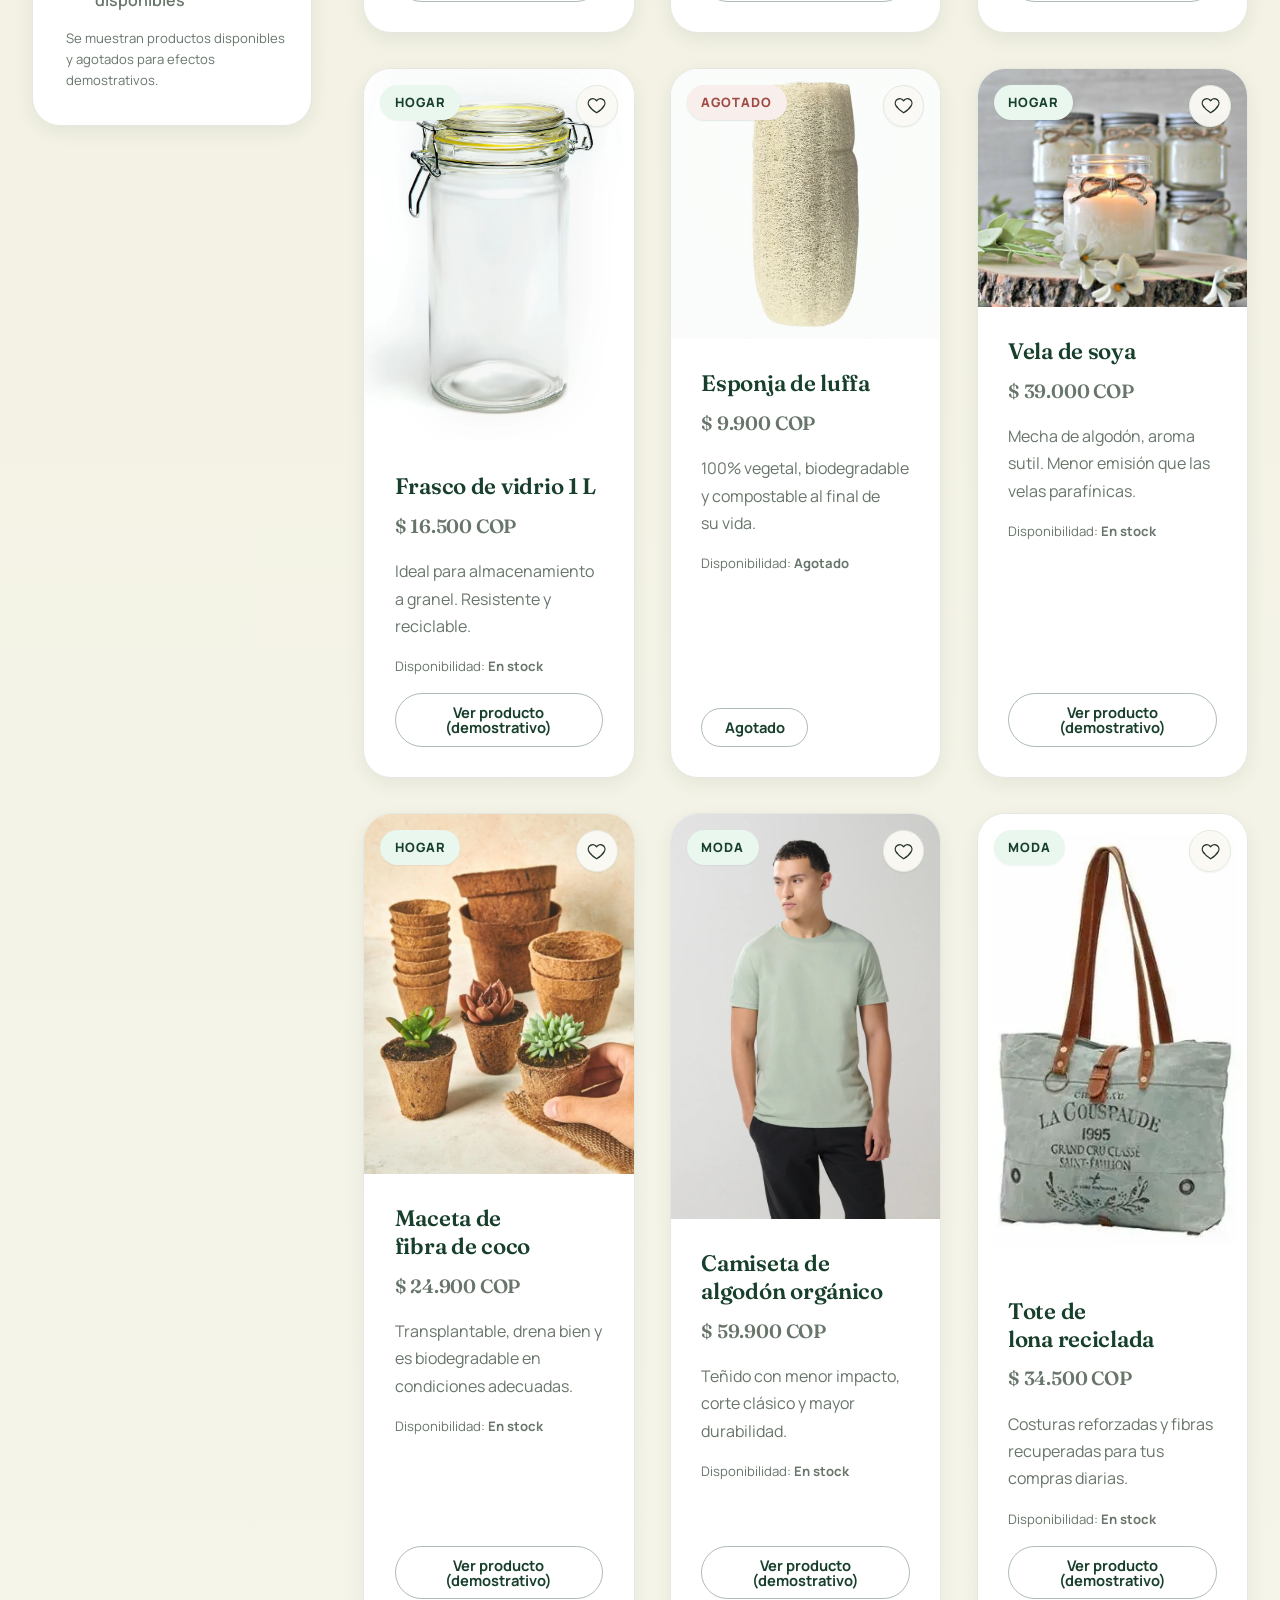
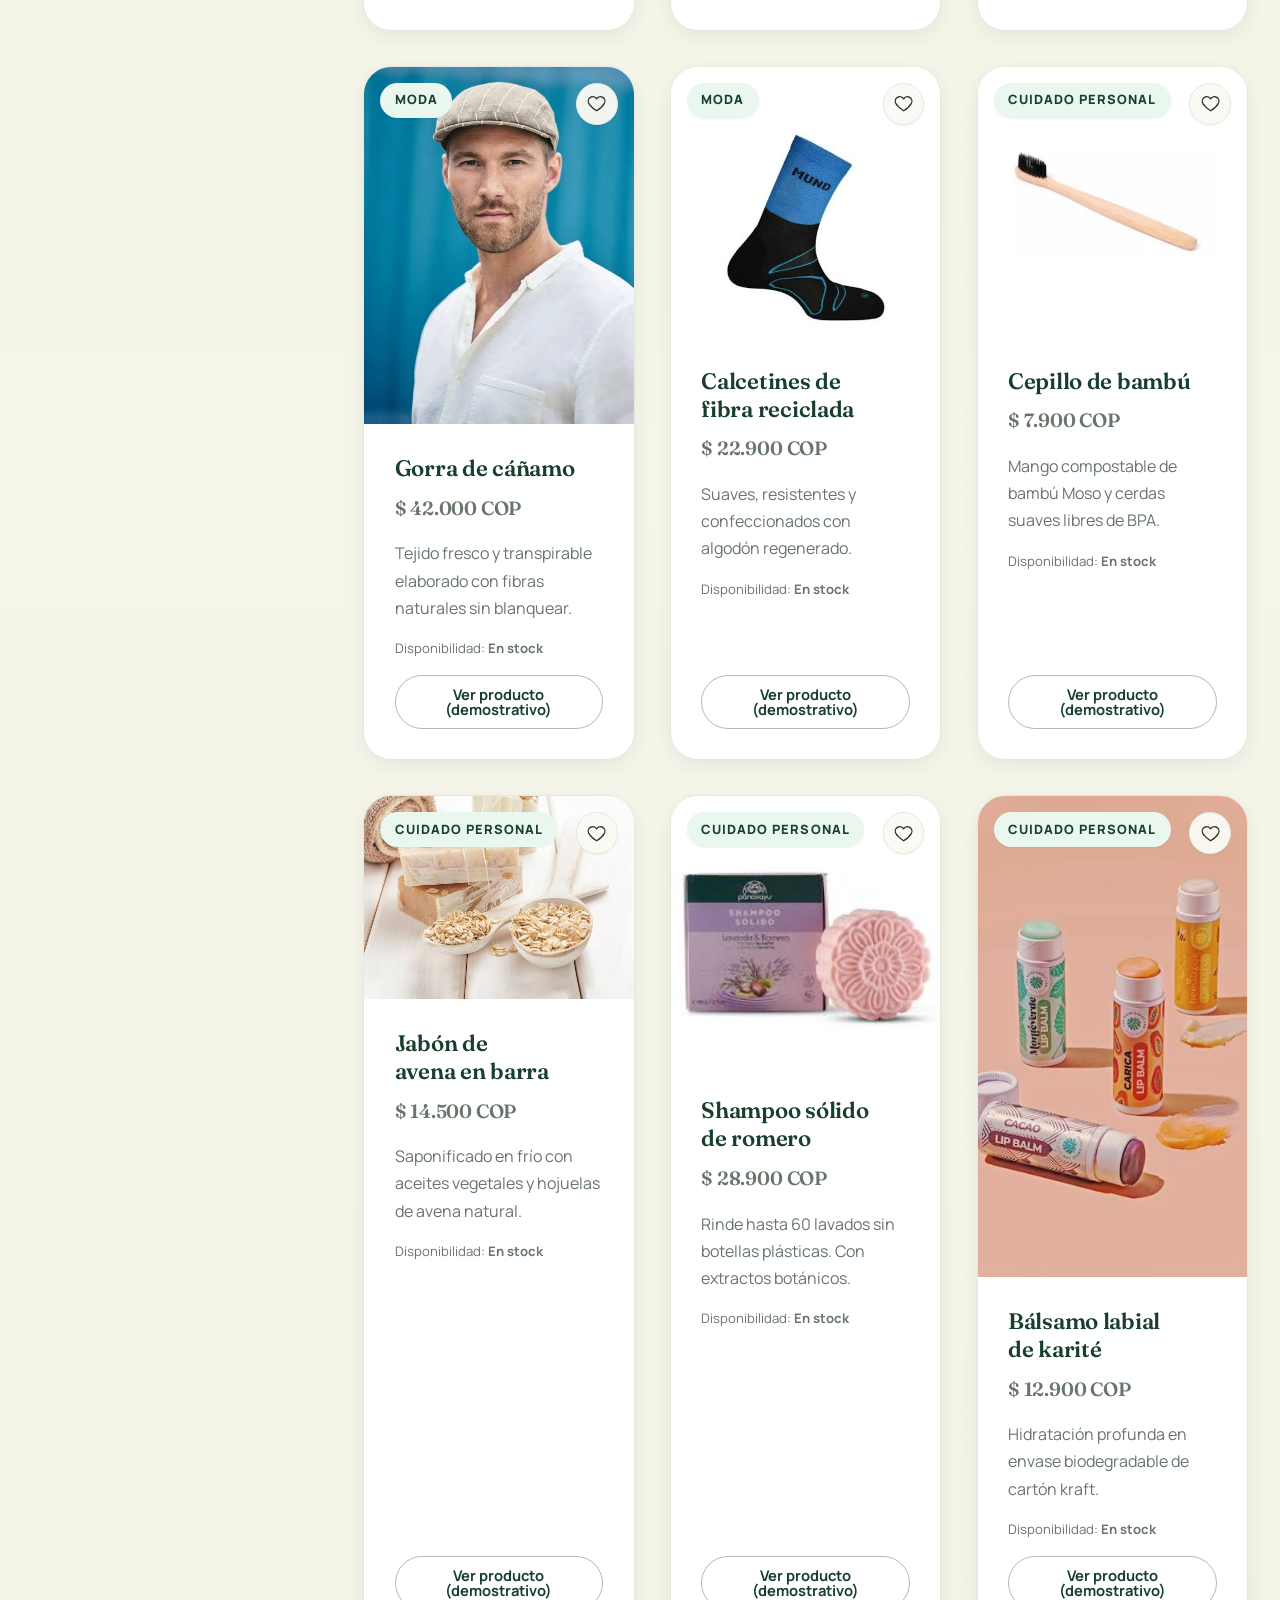
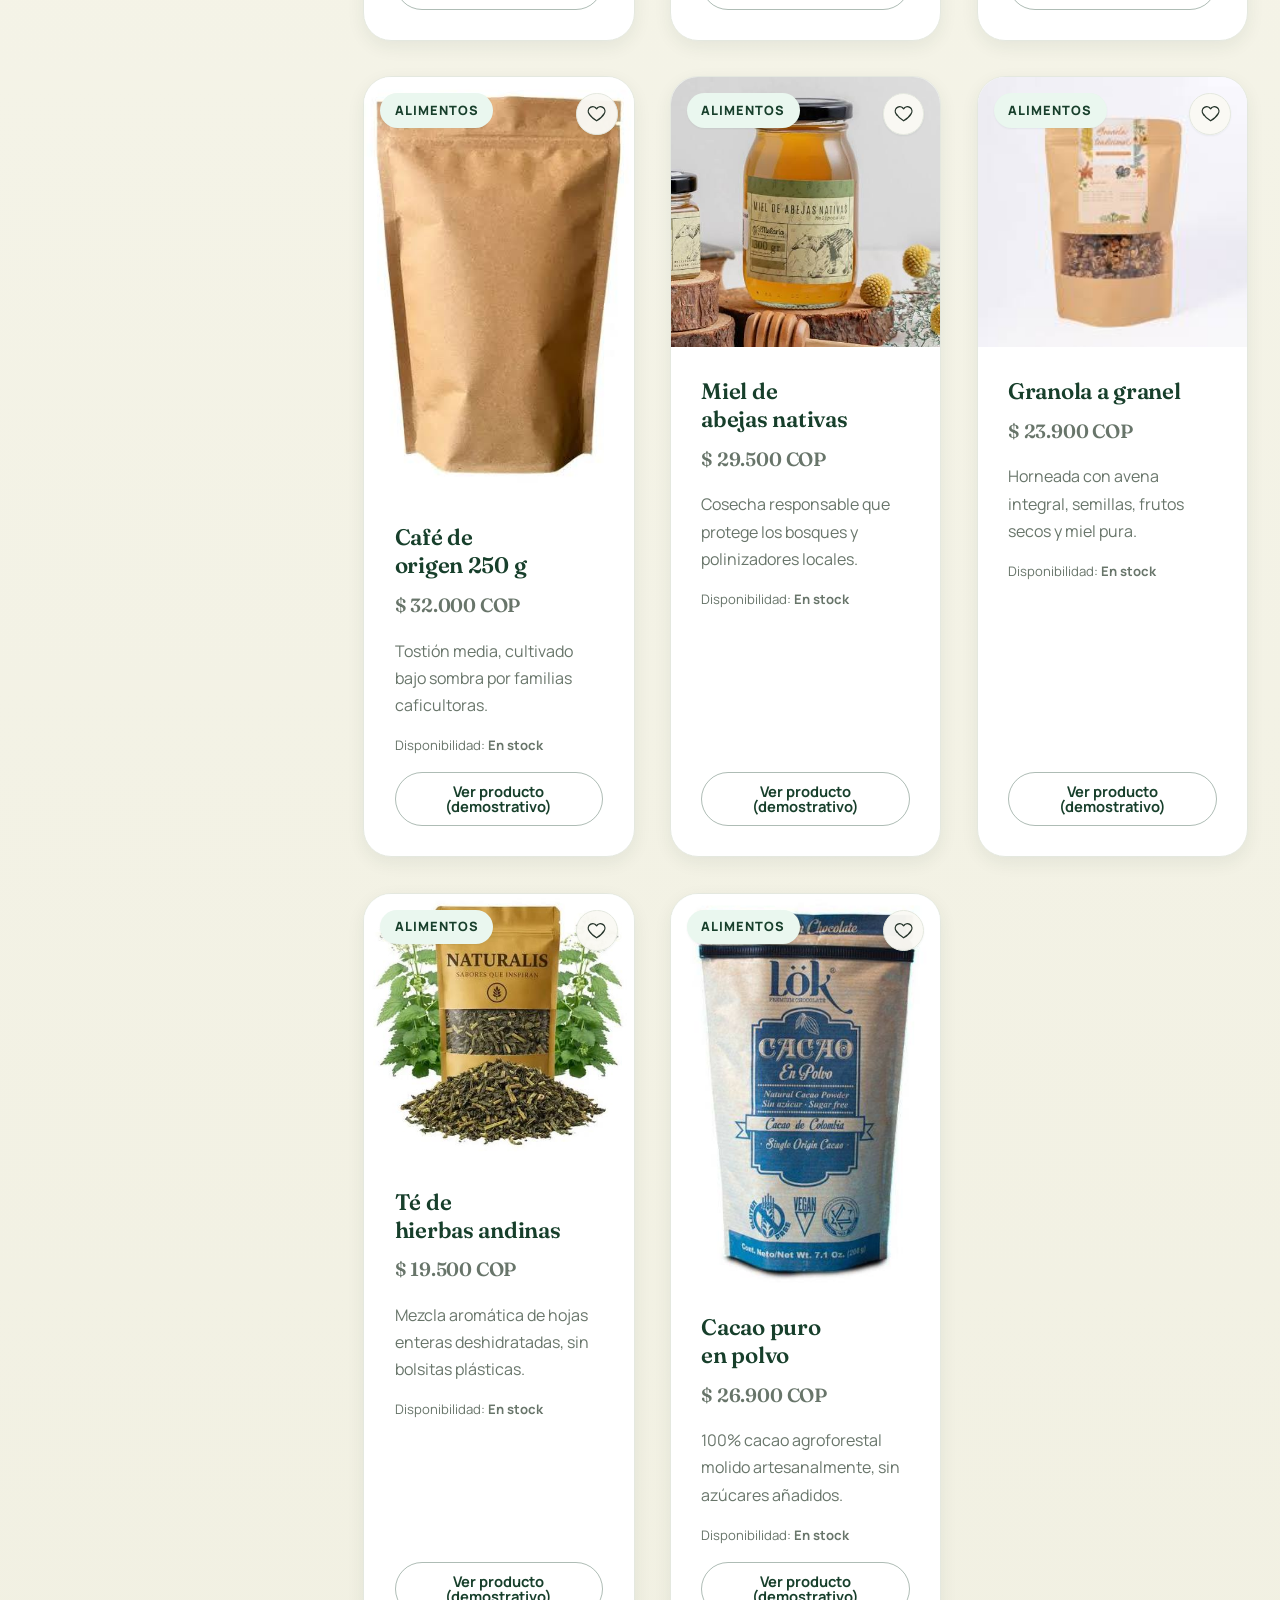
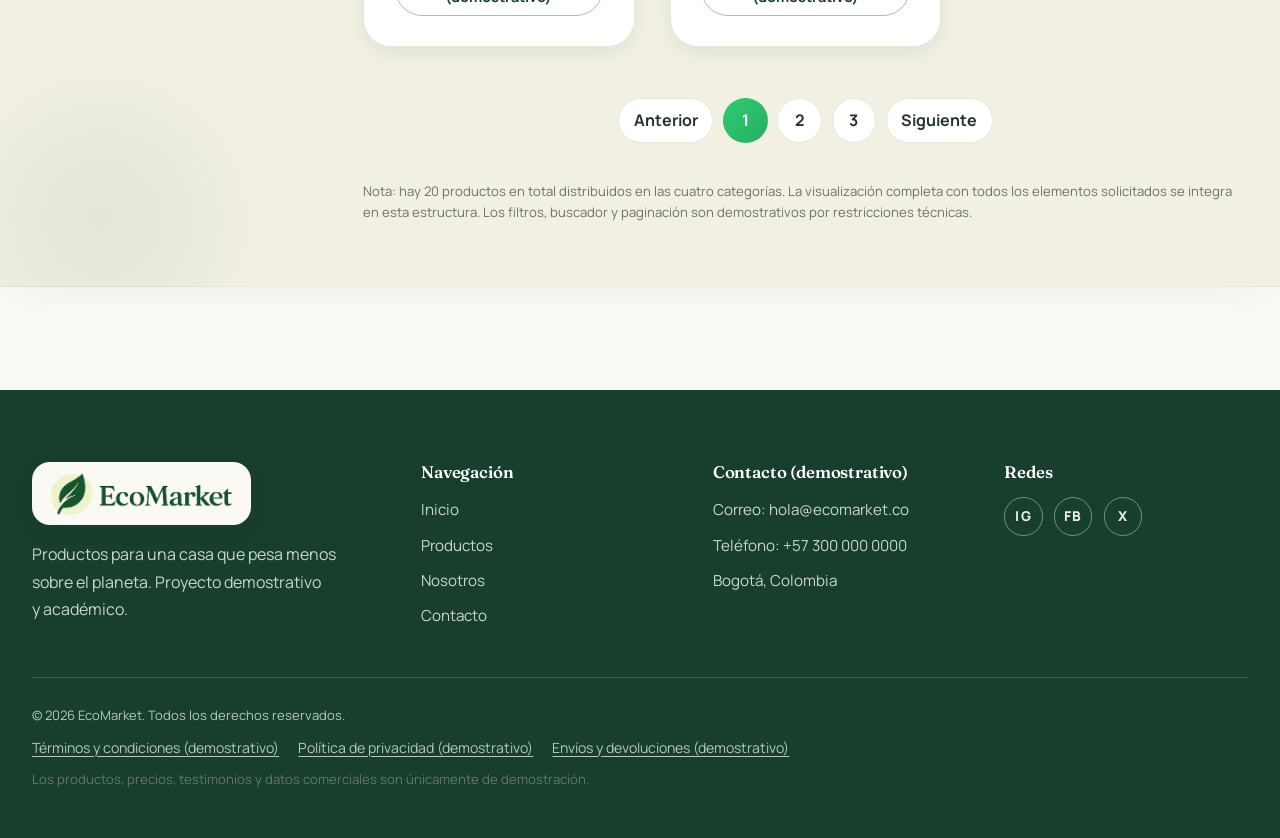
<file: views/productos.html>
<!doctype html>
<html lang="es">
  <head>
    <meta charset="utf-8" />
    <meta name="viewport" content="width=device-width, initial-scale=1" />
    <title>Productos | EcoMarket</title>
    <meta
      name="description"
      content="Catálogo completo de EcoMarket con veinte productos ecológicos, reutilizables y sostenibles."
    />
    <link rel="preconnect" href="https://fonts.googleapis.com" />
    <link rel="preconnect" href="https://fonts.gstatic.com" crossorigin />
    <link
      href="https://fonts.googleapis.com/css2?family=Fraunces:wght@500;600;700&family=Manrope:wght@400;500;600;700&display=swap"
      rel="stylesheet"
    />
    <link rel="stylesheet" href="../css/main.css" />
    <link rel="stylesheet" href="../css/layout.css" />
    <link rel="stylesheet" href="../css/components.css" />
    <link rel="stylesheet" href="../css/animations.css" />
    <link rel="icon" type="image/svg+xml" href="../img/icons/ecomarket-icon.svg" />
    <link rel="alternate icon" href="../img/icons/ecomarket-icon.svg" />
  </head>
  <body>
    <a href="#catalogo" class="saltar">Saltar al catálogo</a>
    <header class="cabecera">
      <div class="cabecera__contenedor">
        <a class="brand" href="../index.html" aria-label="EcoMarket, ir al inicio">
          <img class="brand__logo" src="../img/logo.png" alt="EcoMarket" />
        </a>
        <input type="checkbox" id="menu-toggle" class="menu-toggle" />
        <label for="menu-toggle" class="menu-boton">
          <span class="menu-boton__lineas">
            <span></span>
            <span></span>
            <span></span>
          </span>
          <span>Menú</span>
        </label>
        <nav class="navegacion" aria-label="Navegación principal">
          <ul class="navegacion__lista">
            <li>
              <a href="../index.html" class="navegacion__enlace">Inicio</a>
            </li>
            <li>
              <a href="productos.html" class="navegacion__enlace" aria-current="page"
                >Productos</a
              >
            </li>
            <li>
              <a href="sobre-nosotros.html" class="navegacion__enlace">Nosotros</a>
            </li>
            <li>
              <a href="contacto.html" class="navegacion__enlace">Contacto</a>
            </li>
          </ul>
          <div class="navegacion__acciones">
            <a href="#catalogo" class="accion-visual" aria-label="Buscar productos">
              <svg class="accion-visual__icono" viewBox="0 0 24 24" fill="none" aria-hidden="true">
                <circle cx="11" cy="11" r="7" stroke="currentColor" stroke-width="2.2" />
                <path d="m20 20-3.5-3.5" stroke="currentColor" stroke-width="2.2" stroke-linecap="round" />
              </svg>
              <span>Búsqueda</span>
            </a>
            <a href="#catalogo" class="accion-visual" aria-label="Ver carrito demostrativo">
              <svg class="accion-visual__icono" viewBox="0 0 24 24" fill="none" aria-hidden="true">
                <path d="M6 2 3 6v14a2 2 0 0 0 2 2h14a2 2 0 0 0 2-2V6l-3-4H6Z" stroke="currentColor" stroke-width="2" stroke-linejoin="round" />
                <path d="M3 6h18M16 10a4 4 0 0 1-8 0" stroke="currentColor" stroke-width="2" stroke-linecap="round" stroke-linejoin="round" />
              </svg>
              <span>Carrito</span>
              <span class="accion-visual__punto">0</span>
            </a>
          </div>
        </nav>
      </div>
    </header>
    <main id="catalogo">
      <section class="seccion seccion--compacta">
        <div class="hero__ambiente" aria-hidden="true">
          <span class="hero__orbe hero__orbe--uno"></span>
          <span class="hoja-3d hoja-3d--tres">
            <svg viewBox="0 0 64 64" fill="none">
              <path
                d="M54 10C32 10 14 24 12 48c24-2 38-20 42-38Z"
                fill="currentColor"
              />
              <path
                d="M12 48C26 36 38 24 52 12"
                stroke="#faf9f4"
                stroke-width="2.5"
                stroke-linecap="round"
              />
            </svg>
          </span>
        </div>
        <div class="contenedor">
          <div class="encabezado-seccion hero__contenido">
            <div>
              <span class="eyebrow">Catálogo</span>
              <h1>Productos para un futuro más sostenible.</h1>
              <p class="lead">
                Veinte productos diferentes, distribuidos en Hogar, Moda, Cuidado
                personal y Alimentos. Funcionalidades de filtros y buscador
                identificadas como visuales y demostrativas.
              </p>
            </div>
          </div>
          <div class="buscador">
            <div class="buscador__campo">
              <svg
                class="buscador__icono"
                width="18"
                height="18"
                viewBox="0 0 18 18"
                aria-hidden="true"
                focusable="false"
              >
                <circle
                  cx="8"
                  cy="8"
                  r="6"
                  fill="none"
                  stroke="currentColor"
                  stroke-width="1.6"
                />
                <line
                  x1="12.8"
                  y1="12.8"
                  x2="16"
                  y2="16"
                  stroke="currentColor"
                  stroke-width="1.6"
                  stroke-linecap="round"
                />
              </svg>
              <input
                class="buscador__input"
                type="search"
                placeholder="Buscar productos: botella, jabón, café..."
                aria-label="Buscar productos en el catálogo"
              />
            </div>
            <a href="#catalogo" class="btn btn--primario">Buscar (demostrativo)</a>
          </div>
        </div>
      </section>

      <div class="separador-organico" aria-hidden="true">
        <span class="separador-organico__hoja">
          <svg viewBox="0 0 24 24" fill="none">
            <path
              d="M19 5C11 5 6 10 5 19c9-1 14-6 14-14Z"
              stroke="currentColor"
              stroke-width="1.8"
              stroke-linejoin="round"
            />
          </svg>
        </span>
      </div>

      <section class="seccion seccion--compacta seccion--suave">
        <div class="contenedor disposicion-catalogo">
          <aside class="tarjeta-info barra-lateral" aria-label="Filtros del catálogo">
            <div>
              <span class="eyebrow">Filtros</span>
              <h2>Refina tu búsqueda</h2>
              <p class="texto-suave">
                Los controles son nativos de HTML y se han estilizado con CSS. No
                filtran los productos automáticamente.
              </p>
            </div>
            <div class="grupo-filtro">
              <h3 class="grupo-filtro__titulo">Categorías</h3>
              <ul class="lista-filtro">
                <li>
                  <label class="opcion-filtro">
                    <input
                      class="opcion-filtro__control"
                      type="radio"
                      name="categoria"
                      checked
                    />
                    <span class="opcion-filtro__texto">Todo</span>
                  </label>
                </li>
                <li>
                  <label class="opcion-filtro">
                    <input class="opcion-filtro__control" type="radio" name="categoria" />
                    <span class="opcion-filtro__texto">Hogar</span>
                  </label>
                </li>
                <li>
                  <label class="opcion-filtro">
                    <input class="opcion-filtro__control" type="radio" name="categoria" />
                    <span class="opcion-filtro__texto">Moda</span>
                  </label>
                </li>
                <li>
                  <label class="opcion-filtro">
                    <input class="opcion-filtro__control" type="radio" name="categoria" />
                    <span class="opcion-filtro__texto">Cuidado personal</span>
                  </label>
                </li>
                <li>
                  <label class="opcion-filtro">
                    <input class="opcion-filtro__control" type="radio" name="categoria" />
                    <span class="opcion-filtro__texto">Alimentos</span>
                  </label>
                </li>
              </ul>
            </div>
            <div class="grupo-filtro">
              <h3 class="grupo-filtro__titulo">Rango de precios (demostrativo)</h3>
              <input
                type="range"
                min="5000"
                max="70000"
                value="70000"
                aria-label="Precio máximo demostrativo"
              />
              <div class="rango" style="display: flex; justify-content: space-between; color: var(--texto-suave); font-size: 0.9rem">
                <span>$ 5.000 COP</span>
                <span>$ 70.000 COP</span>
              </div>
            </div>
            <div class="grupo-filtro">
              <h3 class="grupo-filtro__titulo">Disponibilidad</h3>
              <ul class="lista-filtro">
                <li>
                  <label class="opcion-filtro">
                    <input class="opcion-filtro__control" type="checkbox" />
                    <span class="opcion-filtro__texto">Solo productos disponibles</span>
                  </label>
                </li>
              </ul>
              <p class="nota">
                Se muestran productos disponibles y agotados para efectos
                demostrativos.
              </p>
            </div>
          </aside>
          <div>
            <div class="encabezado-seccion encabezado-seccion--entre scroll-title">
              <div>
                <span class="eyebrow">20 productos</span>
                <h2>Todo para una casa más consciente</h2>
              </div>
              <p class="texto-suave">Cuadrícula adaptable: 4 columnas en escritorio, 2 en tablet y 1 en móvil.</p>
            </div>
            <ul class="malla-catalogo">
              <!-- Hogar -->
              <li class="tarjeta-producto scroll-card">
                <div class="tarjeta-producto__media">
                  <img class="scroll-image-product" src="../img/products/botella-ecologica.webp" alt="Botella de acero inoxidable 750 ml" loading="lazy" />
                  <span class="etiqueta etiqueta--eco">Hogar</span>
                  <input class="favorito__entrada" type="checkbox" id="fav-1" />
                  <label class="favorito" for="fav-1" aria-label="Agregar Botella de acero 750 ml a favoritos">
                    <svg class="favorito__corazon" viewBox="0 0 24 24" aria-hidden="true" focusable="false">
                      <path d="M12 21s-7-4.35-9.5-9A5.5 5.5 0 0 1 12 6a5.5 5.5 0 0 1 9.5 6c-2.5 4.65-9.5 9-9.5 9z" fill="none" stroke="currentColor" stroke-width="1.6" stroke-linejoin="round" />
                    </svg>
                  </label>
                </div>
                <div class="tarjeta-producto__contenido">
                  <div class="tarjeta-producto__cabecera">
                    <h3>Botella de acero 750 ml</h3>
                    <p class="precio">$ 68.900 COP</p>
                  </div>
                  <p>Frío 24 h, caliente 12 h. Alternativa durable al plástico.</p>
                  <p class="nota">Disponibilidad: <strong>En stock</strong></p>
                  <a href="#catalogo" class="btn btn--terciario">Ver producto (demostrativo)</a>
                </div>
              </li>
              <li class="tarjeta-producto scroll-card">
                <div class="tarjeta-producto__media">
                  <img class="scroll-image-product" src="../img/products/bolsa-mallas.jpg" alt="Bolsa de red lavable para compras" loading="lazy" />
                  <span class="etiqueta etiqueta--eco">Hogar</span>
                  <input class="favorito__entrada" type="checkbox" id="fav-2" />
                  <label class="favorito" for="fav-2" aria-label="Agregar Bolsa de red lavable a favoritos">
                    <svg class="favorito__corazon" viewBox="0 0 24 24" aria-hidden="true" focusable="false">
                      <path d="M12 21s-7-4.35-9.5-9A5.5 5.5 0 0 1 12 6a5.5 5.5 0 0 1 9.5 6c-2.5 4.65-9.5 9-9.5 9z" fill="none" stroke="currentColor" stroke-width="1.6" stroke-linejoin="round" />
                    </svg>
                  </label>
                </div>
                <div class="tarjeta-producto__contenido">
                  <div class="tarjeta-producto__cabecera">
                    <h3>Bolsa de red lavable</h3>
                    <p class="precio">$ 18.900 COP</p>
                  </div>
                  <p>Perfecta para frutas y verduras. Reutilizable y lavable.</p>
                  <p class="nota">Disponibilidad: <strong>En stock</strong></p>
                  <a href="#catalogo" class="btn btn--terciario">Ver producto (demostrativo)</a>
                </div>
              </li>
              <li class="tarjeta-producto scroll-card">
                <div class="tarjeta-producto__media">
                  <img class="scroll-image-product" src="../img/products/pitillos de bamboo.webp" alt="Set de pajillas de bambú x6" loading="lazy" />
                  <span class="etiqueta etiqueta--eco">Hogar</span>
                  <input class="favorito__entrada" type="checkbox" id="fav-3" />
                  <label class="favorito" for="fav-3" aria-label="Agregar Pajillas de bambú x6 a favoritos">
                    <svg class="favorito__corazon" viewBox="0 0 24 24" aria-hidden="true" focusable="false">
                      <path d="M12 21s-7-4.35-9.5-9A5.5 5.5 0 0 1 12 6a5.5 5.5 0 0 1 9.5 6c-2.5 4.65-9.5 9-9.5 9z" fill="none" stroke="currentColor" stroke-width="1.6" stroke-linejoin="round" />
                    </svg>
                  </label>
                </div>
                <div class="tarjeta-producto__contenido">
                  <div class="tarjeta-producto__cabecera">
                    <h3>Pajillas de bambú x6</h3>
                    <p class="precio">$ 21.500 COP</p>
                  </div>
                  <p>Incluye bolsa de tela. Alternativa natural al plástico desechable.</p>
                  <p class="nota">Disponibilidad: <strong>En stock</strong></p>
                  <a href="#catalogo" class="btn btn--terciario">Ver producto (demostrativo)</a>
                </div>
              </li>
              <li class="tarjeta-producto scroll-card">
                <div class="tarjeta-producto__media">
                  <img class="scroll-image-product" src="../img/products/frasco de botella.webp" alt="Frasco de vidrio 1 litro" loading="lazy" />
                  <span class="etiqueta etiqueta--eco">Hogar</span>
                  <input class="favorito__entrada" type="checkbox" id="fav-4" />
                  <label class="favorito" for="fav-4" aria-label="Agregar Frasco de vidrio 1 L a favoritos">
                    <svg class="favorito__corazon" viewBox="0 0 24 24" aria-hidden="true" focusable="false">
                      <path d="M12 21s-7-4.35-9.5-9A5.5 5.5 0 0 1 12 6a5.5 5.5 0 0 1 9.5 6c-2.5 4.65-9.5 9-9.5 9z" fill="none" stroke="currentColor" stroke-width="1.6" stroke-linejoin="round" />
                    </svg>
                  </label>
                </div>
                <div class="tarjeta-producto__contenido">
                  <div class="tarjeta-producto__cabecera">
                    <h3>Frasco de vidrio 1 L</h3>
                    <p class="precio">$ 16.500 COP</p>
                  </div>
                  <p>Ideal para almacenamiento a granel. Resistente y reciclable.</p>
                  <p class="nota">Disponibilidad: <strong>En stock</strong></p>
                  <a href="#catalogo" class="btn btn--terciario">Ver producto (demostrativo)</a>
                </div>
              </li>
              <li class="tarjeta-producto tarjeta-producto--agotado scroll-card">
                <div class="tarjeta-producto__media">
                  <img class="scroll-image-product" src="../img/products/esponja natural.webp" alt="Esponja de luffa natural" loading="lazy" />
                  <span class="etiqueta etiqueta--eco">Hogar</span>
                  <span class="etiqueta etiqueta--agotado">Agotado</span>
                  <input class="favorito__entrada" type="checkbox" id="fav-5" />
                  <label class="favorito" for="fav-5" aria-label="Agregar Esponja de luffa a favoritos">
                    <svg class="favorito__corazon" viewBox="0 0 24 24" aria-hidden="true" focusable="false">
                      <path d="M12 21s-7-4.35-9.5-9A5.5 5.5 0 0 1 12 6a5.5 5.5 0 0 1 9.5 6c-2.5 4.65-9.5 9-9.5 9z" fill="none" stroke="currentColor" stroke-width="1.6" stroke-linejoin="round" />
                    </svg>
                  </label>
                </div>
                <div class="tarjeta-producto__contenido">
                  <div class="tarjeta-producto__cabecera">
                    <h3>Esponja de luffa</h3>
                    <p class="precio">$ 9.900 COP</p>
                  </div>
                  <p>100% vegetal, biodegradable y compostable al final de su vida.</p>
                  <p class="nota">Disponibilidad: <strong>Agotado</strong></p>
                  <button class="btn btn--terciario" type="button" disabled aria-disabled="true">Agotado</button>
                </div>
              </li>
              <li class="tarjeta-producto scroll-card">
                <div class="tarjeta-producto__media">
                  <img class="scroll-image-product" src="../img/products/vela de cera.jpg" alt="Vela de cera de soya" loading="lazy" />
                  <span class="etiqueta etiqueta--eco">Hogar</span>
                  <input class="favorito__entrada" type="checkbox" id="fav-6" />
                  <label class="favorito" for="fav-6" aria-label="Agregar Vela de soya a favoritos">
                    <svg class="favorito__corazon" viewBox="0 0 24 24" aria-hidden="true" focusable="false">
                      <path d="M12 21s-7-4.35-9.5-9A5.5 5.5 0 0 1 12 6a5.5 5.5 0 0 1 9.5 6c-2.5 4.65-9.5 9-9.5 9z" fill="none" stroke="currentColor" stroke-width="1.6" stroke-linejoin="round" />
                    </svg>
                  </label>
                </div>
                <div class="tarjeta-producto__contenido">
                  <div class="tarjeta-producto__cabecera">
                    <h3>Vela de soya</h3>
                    <p class="precio">$ 39.000 COP</p>
                  </div>
                  <p>Mecha de algodón, aroma sutil. Menor emisión que las velas parafínicas.</p>
                  <p class="nota">Disponibilidad: <strong>En stock</strong></p>
                  <a href="#catalogo" class="btn btn--terciario">Ver producto (demostrativo)</a>
                </div>
              </li>
              <li class="tarjeta-producto scroll-card">
                <div class="tarjeta-producto__media">
                  <img class="scroll-image-product" src="../img/products/maceta.webp" alt="Maceta de fibra de coco" loading="lazy" />
                  <span class="etiqueta etiqueta--eco">Hogar</span>
                  <input class="favorito__entrada" type="checkbox" id="fav-7" />
                  <label class="favorito" for="fav-7" aria-label="Agregar Maceta de fibra de coco a favoritos">
                    <svg class="favorito__corazon" viewBox="0 0 24 24" aria-hidden="true" focusable="false">
                      <path d="M12 21s-7-4.35-9.5-9A5.5 5.5 0 0 1 12 6a5.5 5.5 0 0 1 9.5 6c-2.5 4.65-9.5 9-9.5 9z" fill="none" stroke="currentColor" stroke-width="1.6" stroke-linejoin="round" />
                    </svg>
                  </label>
                </div>
                <div class="tarjeta-producto__contenido">
                  <div class="tarjeta-producto__cabecera">
                    <h3>Maceta de fibra de coco</h3>
                    <p class="precio">$ 24.900 COP</p>
                  </div>
                  <p>Transplantable, drena bien y es biodegradable en condiciones adecuadas.</p>
                  <p class="nota">Disponibilidad: <strong>En stock</strong></p>
                  <a href="#catalogo" class="btn btn--terciario">Ver producto (demostrativo)</a>
                </div>
              </li>
              <!-- Moda -->
              <li class="tarjeta-producto scroll-card">
                <div class="tarjeta-producto__media">
                  <img class="scroll-image-product" src="../img/products/camiseta-estampada-algodon.webp" alt="Camiseta de algodón orgánico" loading="lazy" />
                  <span class="etiqueta etiqueta--eco">Moda</span>
                  <input class="favorito__entrada" type="checkbox" id="fav-8" />
                  <label class="favorito" for="fav-8" aria-label="Agregar Camiseta de algodón orgánico a favoritos">
                    <svg class="favorito__corazon" viewBox="0 0 24 24" aria-hidden="true" focusable="false">
                      <path d="M12 21s-7-4.35-9.5-9A5.5 5.5 0 0 1 12 6a5.5 5.5 0 0 1 9.5 6c-2.5 4.65-9.5 9-9.5 9z" fill="none" stroke="currentColor" stroke-width="1.6" stroke-linejoin="round" />
                    </svg>
                  </label>
                </div>
                <div class="tarjeta-producto__contenido">
                  <div class="tarjeta-producto__cabecera">
                    <h3>Camiseta de algodón orgánico</h3>
                    <p class="precio">$ 59.900 COP</p>
                  </div>
                  <p>Teñido con menor impacto, corte clásico y mayor durabilidad.</p>
                  <p class="nota">Disponibilidad: <strong>En stock</strong></p>
                  <a href="#catalogo" class="btn btn--terciario">Ver producto (demostrativo)</a>
                </div>
              </li>
              <li class="tarjeta-producto scroll-card">
                <div class="tarjeta-producto__media">
                  <img class="scroll-image-product" src="../img/products/bolsa reciclada.webp" alt="Bolso Tote de lona reciclada" loading="lazy" />
                  <span class="etiqueta etiqueta--eco">Moda</span>
                  <input class="favorito__entrada" type="checkbox" id="fav-9" />
                  <label class="favorito" for="fav-9" aria-label="Agregar Tote de lona reciclada a favoritos">
                    <svg class="favorito__corazon" viewBox="0 0 24 24" aria-hidden="true" focusable="false">
                      <path d="M12 21s-7-4.35-9.5-9A5.5 5.5 0 0 1 12 6a5.5 5.5 0 0 1 9.5 6c-2.5 4.65-9.5 9-9.5 9z" fill="none" stroke="currentColor" stroke-width="1.6" stroke-linejoin="round" />
                    </svg>
                  </label>
                </div>
                <div class="tarjeta-producto__contenido">
                  <div class="tarjeta-producto__cabecera">
                    <h3>Tote de lona reciclada</h3>
                    <p class="precio">$ 34.500 COP</p>
                  </div>
                  <p>Costuras reforzadas y fibras recuperadas para tus compras diarias.</p>
                  <p class="nota">Disponibilidad: <strong>En stock</strong></p>
                  <a href="#catalogo" class="btn btn--terciario">Ver producto (demostrativo)</a>
                </div>
              </li>
              <li class="tarjeta-producto scroll-card">
                <div class="tarjeta-producto__media">
                  <img class="scroll-image-product" src="../img/products/Gorra algodon organico.jpg" alt="Gorra de cáñamo y algodón orgánico" loading="lazy" />
                  <span class="etiqueta etiqueta--eco">Moda</span>
                  <input class="favorito__entrada" type="checkbox" id="fav-10" />
                  <label class="favorito" for="fav-10" aria-label="Agregar Gorra de cáñamo a favoritos">
                    <svg class="favorito__corazon" viewBox="0 0 24 24" aria-hidden="true" focusable="false">
                      <path d="M12 21s-7-4.35-9.5-9A5.5 5.5 0 0 1 12 6a5.5 5.5 0 0 1 9.5 6c-2.5 4.65-9.5 9-9.5 9z" fill="none" stroke="currentColor" stroke-width="1.6" stroke-linejoin="round" />
                    </svg>
                  </label>
                </div>
                <div class="tarjeta-producto__contenido">
                  <div class="tarjeta-producto__cabecera">
                    <h3>Gorra de cáñamo</h3>
                    <p class="precio">$ 42.000 COP</p>
                  </div>
                  <p>Tejido fresco y transpirable elaborado con fibras naturales sin blanquear.</p>
                  <p class="nota">Disponibilidad: <strong>En stock</strong></p>
                  <a href="#catalogo" class="btn btn--terciario">Ver producto (demostrativo)</a>
                </div>
              </li>
              <li class="tarjeta-producto scroll-card">
                <div class="tarjeta-producto__media">
                  <img class="scroll-image-product" src="../img/products/calcetines de fibra.jpg" alt="Calcetines de fibra reciclada" loading="lazy" />
                  <span class="etiqueta etiqueta--eco">Moda</span>
                  <input class="favorito__entrada" type="checkbox" id="fav-11" />
                  <label class="favorito" for="fav-11" aria-label="Agregar Calcetines de fibra reciclada a favoritos">
                    <svg class="favorito__corazon" viewBox="0 0 24 24" aria-hidden="true" focusable="false">
                      <path d="M12 21s-7-4.35-9.5-9A5.5 5.5 0 0 1 12 6a5.5 5.5 0 0 1 9.5 6c-2.5 4.65-9.5 9-9.5 9z" fill="none" stroke="currentColor" stroke-width="1.6" stroke-linejoin="round" />
                    </svg>
                  </label>
                </div>
                <div class="tarjeta-producto__contenido">
                  <div class="tarjeta-producto__cabecera">
                    <h3>Calcetines de fibra reciclada</h3>
                    <p class="precio">$ 22.900 COP</p>
                  </div>
                  <p>Suaves, resistentes y confeccionados con algodón regenerado.</p>
                  <p class="nota">Disponibilidad: <strong>En stock</strong></p>
                  <a href="#catalogo" class="btn btn--terciario">Ver producto (demostrativo)</a>
                </div>
              </li>
              <!-- Cuidado personal -->
              <li class="tarjeta-producto scroll-card">
                <div class="tarjeta-producto__media">
                  <img class="scroll-image-product" src="../img/products/cepillobambu.jpg" alt="Cepillo dental de bambú" loading="lazy" />
                  <span class="etiqueta etiqueta--eco">Cuidado personal</span>
                  <input class="favorito__entrada" type="checkbox" id="fav-12" />
                  <label class="favorito" for="fav-12" aria-label="Agregar Cepillo de bambú a favoritos">
                    <svg class="favorito__corazon" viewBox="0 0 24 24" aria-hidden="true" focusable="false">
                      <path d="M12 21s-7-4.35-9.5-9A5.5 5.5 0 0 1 12 6a5.5 5.5 0 0 1 9.5 6c-2.5 4.65-9.5 9-9.5 9z" fill="none" stroke="currentColor" stroke-width="1.6" stroke-linejoin="round" />
                    </svg>
                  </label>
                </div>
                <div class="tarjeta-producto__contenido">
                  <div class="tarjeta-producto__cabecera">
                    <h3>Cepillo de bambú</h3>
                    <p class="precio">$ 7.900 COP</p>
                  </div>
                  <p>Mango compostable de bambú Moso y cerdas suaves libres de BPA.</p>
                  <p class="nota">Disponibilidad: <strong>En stock</strong></p>
                  <a href="#catalogo" class="btn btn--terciario">Ver producto (demostrativo)</a>
                </div>
              </li>
              <li class="tarjeta-producto scroll-card">
                <div class="tarjeta-producto__media">
                  <img class="scroll-image-product" src="../img/products/jabon artesanal.jpg" alt="Jabón artesanal de avena en barra" loading="lazy" />
                  <span class="etiqueta etiqueta--eco">Cuidado personal</span>
                  <input class="favorito__entrada" type="checkbox" id="fav-13" />
                  <label class="favorito" for="fav-13" aria-label="Agregar Jabón de avena en barra a favoritos">
                    <svg class="favorito__corazon" viewBox="0 0 24 24" aria-hidden="true" focusable="false">
                      <path d="M12 21s-7-4.35-9.5-9A5.5 5.5 0 0 1 12 6a5.5 5.5 0 0 1 9.5 6c-2.5 4.65-9.5 9-9.5 9z" fill="none" stroke="currentColor" stroke-width="1.6" stroke-linejoin="round" />
                    </svg>
                  </label>
                </div>
                <div class="tarjeta-producto__contenido">
                  <div class="tarjeta-producto__cabecera">
                    <h3>Jabón de avena en barra</h3>
                    <p class="precio">$ 14.500 COP</p>
                  </div>
                  <p>Saponificado en frío con aceites vegetales y hojuelas de avena natural.</p>
                  <p class="nota">Disponibilidad: <strong>En stock</strong></p>
                  <a href="#catalogo" class="btn btn--terciario">Ver producto (demostrativo)</a>
                </div>
              </li>
              <li class="tarjeta-producto scroll-card">
                <div class="tarjeta-producto__media">
                  <img class="scroll-image-product" src="../img/products/shampoo solido.jpg" alt="Shampoo sólido de romero" loading="lazy" />
                  <span class="etiqueta etiqueta--eco">Cuidado personal</span>
                  <input class="favorito__entrada" type="checkbox" id="fav-14" />
                  <label class="favorito" for="fav-14" aria-label="Agregar Shampoo sólido de romero a favoritos">
                    <svg class="favorito__corazon" viewBox="0 0 24 24" aria-hidden="true" focusable="false">
                      <path d="M12 21s-7-4.35-9.5-9A5.5 5.5 0 0 1 12 6a5.5 5.5 0 0 1 9.5 6c-2.5 4.65-9.5 9-9.5 9z" fill="none" stroke="currentColor" stroke-width="1.6" stroke-linejoin="round" />
                    </svg>
                  </label>
                </div>
                <div class="tarjeta-producto__contenido">
                  <div class="tarjeta-producto__cabecera">
                    <h3>Shampoo sólido de romero</h3>
                    <p class="precio">$ 28.900 COP</p>
                  </div>
                  <p>Rinde hasta 60 lavados sin botellas plásticas. Con extractos botánicos.</p>
                  <p class="nota">Disponibilidad: <strong>En stock</strong></p>
                  <a href="#catalogo" class="btn btn--terciario">Ver producto (demostrativo)</a>
                </div>
              </li>
              <li class="tarjeta-producto scroll-card">
                <div class="tarjeta-producto__media">
                  <img class="scroll-image-product" src="../img/products/balsamo labial}.jpg" alt="Bálsamo labial de karité" loading="lazy" />
                  <span class="etiqueta etiqueta--eco">Cuidado personal</span>
                  <input class="favorito__entrada" type="checkbox" id="fav-15" />
                  <label class="favorito" for="fav-15" aria-label="Agregar Bálsamo labial de karité a favoritos">
                    <svg class="favorito__corazon" viewBox="0 0 24 24" aria-hidden="true" focusable="false">
                      <path d="M12 21s-7-4.35-9.5-9A5.5 5.5 0 0 1 12 6a5.5 5.5 0 0 1 9.5 6c-2.5 4.65-9.5 9-9.5 9z" fill="none" stroke="currentColor" stroke-width="1.6" stroke-linejoin="round" />
                    </svg>
                  </label>
                </div>
                <div class="tarjeta-producto__contenido">
                  <div class="tarjeta-producto__cabecera">
                    <h3>Bálsamo labial de karité</h3>
                    <p class="precio">$ 12.900 COP</p>
                  </div>
                  <p>Hidratación profunda en envase biodegradable de cartón kraft.</p>
                  <p class="nota">Disponibilidad: <strong>En stock</strong></p>
                  <a href="#catalogo" class="btn btn--terciario">Ver producto (demostrativo)</a>
                </div>
              </li>
              <!-- Alimentos -->
              <li class="tarjeta-producto scroll-card">
                <div class="tarjeta-producto__media">
                  <img class="scroll-image-product" src="../img/products/bolsacafe.jpg" alt="Café de origen 250 g" loading="lazy" />
                  <span class="etiqueta etiqueta--eco">Alimentos</span>
                  <input class="favorito__entrada" type="checkbox" id="fav-16" />
                  <label class="favorito" for="fav-16" aria-label="Agregar Café de origen 250 g a favoritos">
                    <svg class="favorito__corazon" viewBox="0 0 24 24" aria-hidden="true" focusable="false">
                      <path d="M12 21s-7-4.35-9.5-9A5.5 5.5 0 0 1 12 6a5.5 5.5 0 0 1 9.5 6c-2.5 4.65-9.5 9-9.5 9z" fill="none" stroke="currentColor" stroke-width="1.6" stroke-linejoin="round" />
                    </svg>
                  </label>
                </div>
                <div class="tarjeta-producto__contenido">
                  <div class="tarjeta-producto__cabecera">
                    <h3>Café de origen 250 g</h3>
                    <p class="precio">$ 32.000 COP</p>
                  </div>
                  <p>Tostión media, cultivado bajo sombra por familias caficultoras.</p>
                  <p class="nota">Disponibilidad: <strong>En stock</strong></p>
                  <a href="#catalogo" class="btn btn--terciario">Ver producto (demostrativo)</a>
                </div>
              </li>
              <li class="tarjeta-producto scroll-card">
                <div class="tarjeta-producto__media">
                  <img class="scroll-image-product" src="../img/products/miel de abjeas nativas.jpg" alt="Miel de abejas nativas" loading="lazy" />
                  <span class="etiqueta etiqueta--eco">Alimentos</span>
                  <input class="favorito__entrada" type="checkbox" id="fav-17" />
                  <label class="favorito" for="fav-17" aria-label="Agregar Miel de abejas nativas a favoritos">
                    <svg class="favorito__corazon" viewBox="0 0 24 24" aria-hidden="true" focusable="false">
                      <path d="M12 21s-7-4.35-9.5-9A5.5 5.5 0 0 1 12 6a5.5 5.5 0 0 1 9.5 6c-2.5 4.65-9.5 9-9.5 9z" fill="none" stroke="currentColor" stroke-width="1.6" stroke-linejoin="round" />
                    </svg>
                  </label>
                </div>
                <div class="tarjeta-producto__contenido">
                  <div class="tarjeta-producto__cabecera">
                    <h3>Miel de abejas nativas</h3>
                    <p class="precio">$ 29.500 COP</p>
                  </div>
                  <p>Cosecha responsable que protege los bosques y polinizadores locales.</p>
                  <p class="nota">Disponibilidad: <strong>En stock</strong></p>
                  <a href="#catalogo" class="btn btn--terciario">Ver producto (demostrativo)</a>
                </div>
              </li>
              <li class="tarjeta-producto scroll-card">
                <div class="tarjeta-producto__media">
                  <img class="scroll-image-product" src="../img/products/granola artesanal.jpg" alt="Granola artesanal a granel" loading="lazy" />
                  <span class="etiqueta etiqueta--eco">Alimentos</span>
                  <input class="favorito__entrada" type="checkbox" id="fav-18" />
                  <label class="favorito" for="fav-18" aria-label="Agregar Granola a granel a favoritos">
                    <svg class="favorito__corazon" viewBox="0 0 24 24" aria-hidden="true" focusable="false">
                      <path d="M12 21s-7-4.35-9.5-9A5.5 5.5 0 0 1 12 6a5.5 5.5 0 0 1 9.5 6c-2.5 4.65-9.5 9-9.5 9z" fill="none" stroke="currentColor" stroke-width="1.6" stroke-linejoin="round" />
                    </svg>
                  </label>
                </div>
                <div class="tarjeta-producto__contenido">
                  <div class="tarjeta-producto__cabecera">
                    <h3>Granola a granel</h3>
                    <p class="precio">$ 23.900 COP</p>
                  </div>
                  <p>Horneada con avena integral, semillas, frutos secos y miel pura.</p>
                  <p class="nota">Disponibilidad: <strong>En stock</strong></p>
                  <a href="#catalogo" class="btn btn--terciario">Ver producto (demostrativo)</a>
                </div>
              </li>
              <li class="tarjeta-producto scroll-card">
                <div class="tarjeta-producto__media">
                  <img class="scroll-image-product" src="../img/products/te de hierbas.jpg" alt="Té de hierbas andinas" loading="lazy" />
                  <span class="etiqueta etiqueta--eco">Alimentos</span>
                  <input class="favorito__entrada" type="checkbox" id="fav-19" />
                  <label class="favorito" for="fav-19" aria-label="Agregar Té de hierbas andinas a favoritos">
                    <svg class="favorito__corazon" viewBox="0 0 24 24" aria-hidden="true" focusable="false">
                      <path d="M12 21s-7-4.35-9.5-9A5.5 5.5 0 0 1 12 6a5.5 5.5 0 0 1 9.5 6c-2.5 4.65-9.5 9-9.5 9z" fill="none" stroke="currentColor" stroke-width="1.6" stroke-linejoin="round" />
                    </svg>
                  </label>
                </div>
                <div class="tarjeta-producto__contenido">
                  <div class="tarjeta-producto__cabecera">
                    <h3>Té de hierbas andinas</h3>
                    <p class="precio">$ 19.500 COP</p>
                  </div>
                  <p>Mezcla aromática de hojas enteras deshidratadas, sin bolsitas plásticas.</p>
                  <p class="nota">Disponibilidad: <strong>En stock</strong></p>
                  <a href="#catalogo" class="btn btn--terciario">Ver producto (demostrativo)</a>
                </div>
              </li>
              <li class="tarjeta-producto scroll-card">
                <div class="tarjeta-producto__media">
                  <img class="scroll-image-product" src="../img/products/cacao puro.jpg" alt="Cacao puro en polvo" loading="lazy" />
                  <span class="etiqueta etiqueta--eco">Alimentos</span>
                  <input class="favorito__entrada" type="checkbox" id="fav-20" />
                  <label class="favorito" for="fav-20" aria-label="Agregar Cacao puro en polvo a favoritos">
                    <svg class="favorito__corazon" viewBox="0 0 24 24" aria-hidden="true" focusable="false">
                      <path d="M12 21s-7-4.35-9.5-9A5.5 5.5 0 0 1 12 6a5.5 5.5 0 0 1 9.5 6c-2.5 4.65-9.5 9-9.5 9z" fill="none" stroke="currentColor" stroke-width="1.6" stroke-linejoin="round" />
                    </svg>
                  </label>
                </div>
                <div class="tarjeta-producto__contenido">
                  <div class="tarjeta-producto__cabecera">
                    <h3>Cacao puro en polvo</h3>
                    <p class="precio">$ 26.900 COP</p>
                  </div>
                  <p>100% cacao agroforestal molido artesanalmente, sin azúcares añadidos.</p>
                  <p class="nota">Disponibilidad: <strong>En stock</strong></p>
                  <a href="#catalogo" class="btn btn--terciario">Ver producto (demostrativo)</a>
                </div>
              </li>
            </ul>
            <nav class="paginacion" aria-label="Paginación del catálogo">
              <a href="#catalogo" class="paginacion__enlace">Anterior</a>
              <a href="#catalogo" class="paginacion__enlace paginacion__enlace--activo" aria-current="page">1</a>
              <a href="#catalogo" class="paginacion__enlace">2</a>
              <a href="#catalogo" class="paginacion__enlace">3</a>
              <a href="#catalogo" class="paginacion__enlace">Siguiente</a>
            </nav>
            <p class="nota espaciado-superior">
              Nota: hay 20 productos en total distribuidos en las cuatro categorías.
              La visualización completa con todos los elementos solicitados se
              integra en esta estructura. Los filtros, buscador y paginación son
              demostrativos por restricciones técnicas.
            </p>
          </div>
        </div>
      </section>
    </main>
    <footer class="pie">
      <div class="contenedor pie__contenedor">
        <div class="pie__superior">
          <div class="pie__marca">
            <a class="brand brand--footer" href="../index.html" aria-label="EcoMarket, ir al inicio">
              <img class="brand__logo brand__logo--footer" src="../img/logo.png" alt="EcoMarket" />
            </a>
            <p class="pie__texto">
              Productos para una casa que pesa menos sobre el planeta. Proyecto
              demostrativo y académico.
            </p>
          </div>
          <div class="pie__bloque">
            <h3 class="pie__titulo">Navegación</h3>
            <ul class="pie__lista">
              <li><a href="../index.html">Inicio</a></li>
              <li><a href="productos.html">Productos</a></li>
              <li><a href="sobre-nosotros.html">Nosotros</a></li>
              <li><a href="contacto.html">Contacto</a></li>
            </ul>
          </div>
          <div class="pie__bloque">
            <h3 class="pie__titulo">Contacto (demostrativo)</h3>
            <ul class="pie__lista">
              <li>Correo: hola@ecomarket.co</li>
              <li>Teléfono: +57 300 000 0000</li>
              <li>Bogotá, Colombia</li>
            </ul>
          </div>
          <div class="pie__bloque">
            <h3 class="pie__titulo">Redes</h3>
            <ul class="pie__redes">
              <li>
                <a
                  class="pie__red"
                  href="https://www.instagram.com/?hl=es"
                  aria-label="Instagram (enlace demostrativo)"
                  >IG</a
                >
              </li>
              <li>
                <a
                  class="pie__red"
                  href="https://www.facebook.com/?locale=es_LA"
                  aria-label="Facebook (enlace demostrativo)"
                  >FB</a
                >
              </li>
              <li>
                <a
                  class="pie__red"
                  href="https://x.com/?lang=es"
                  aria-label="X (enlace demostrativo)"
                  >X</a
                >
              </li>
            </ul>
          </div>
        </div>
        <div class="pie__inferior">
          <small>© 2026 EcoMarket. Todos los derechos reservados.</small>
          <div class="pie__legal">
            <a href="#">Términos y condiciones (demostrativo)</a>
            <a href="#">Política de privacidad (demostrativo)</a>
            <a href="#">Envíos y devoluciones (demostrativo)</a>
          </div>
          <p class="nota">
            Los productos, precios, testimonios y datos comerciales son
            únicamente de demostración.
          </p>
        </div>
      </div>
    </footer>
  </body>
</html>
</file>
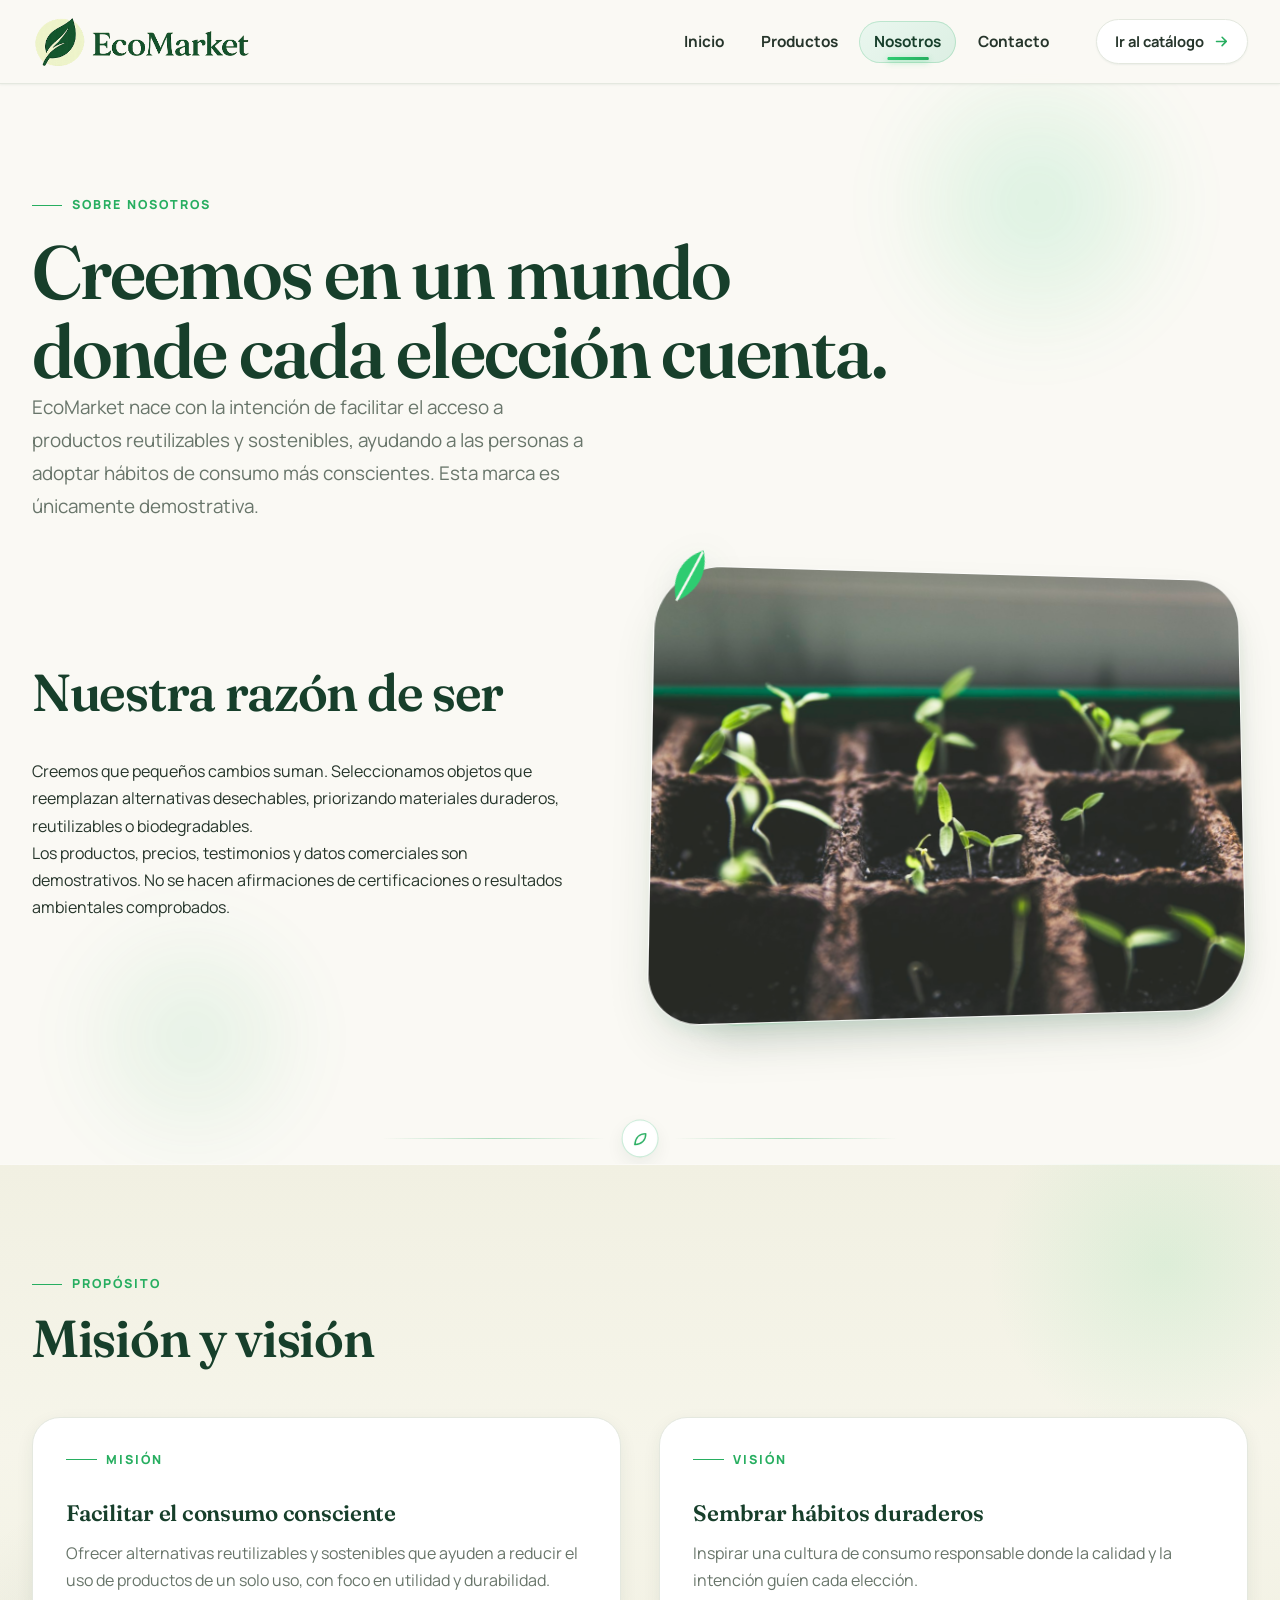
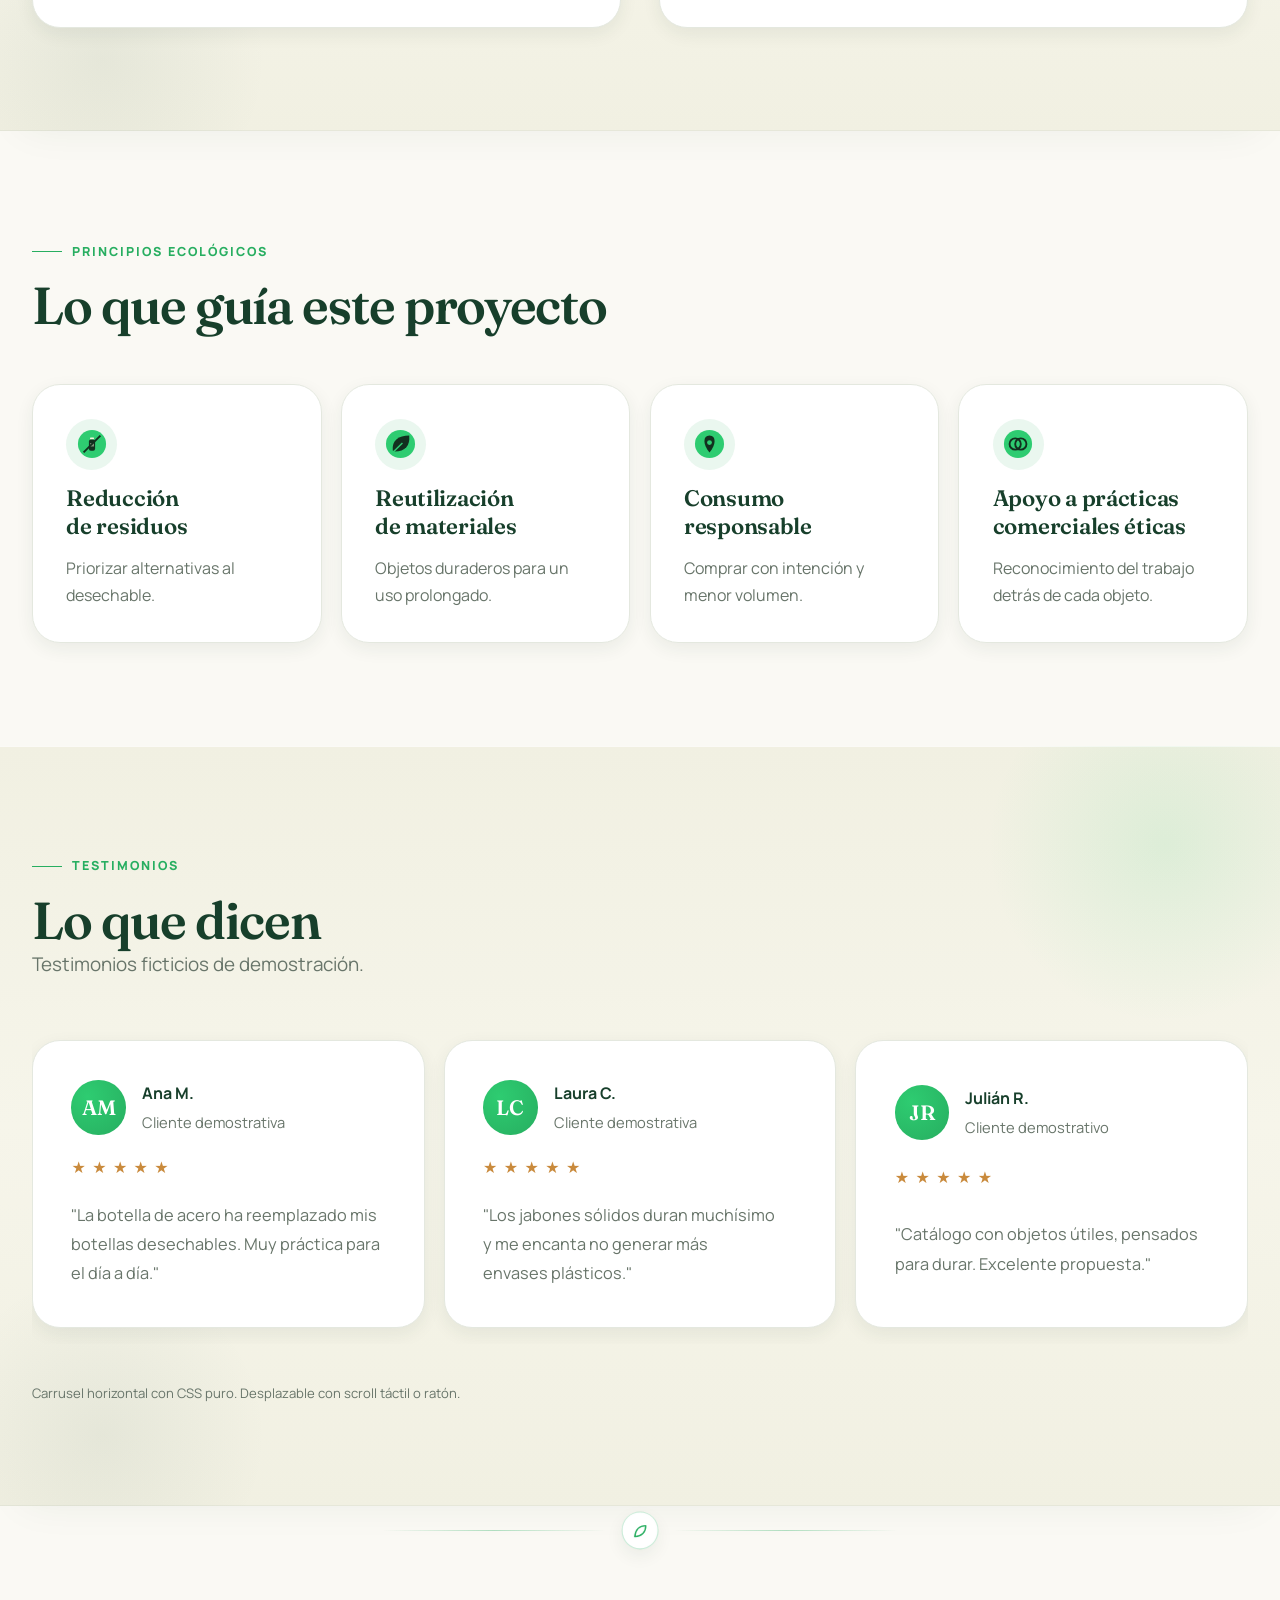
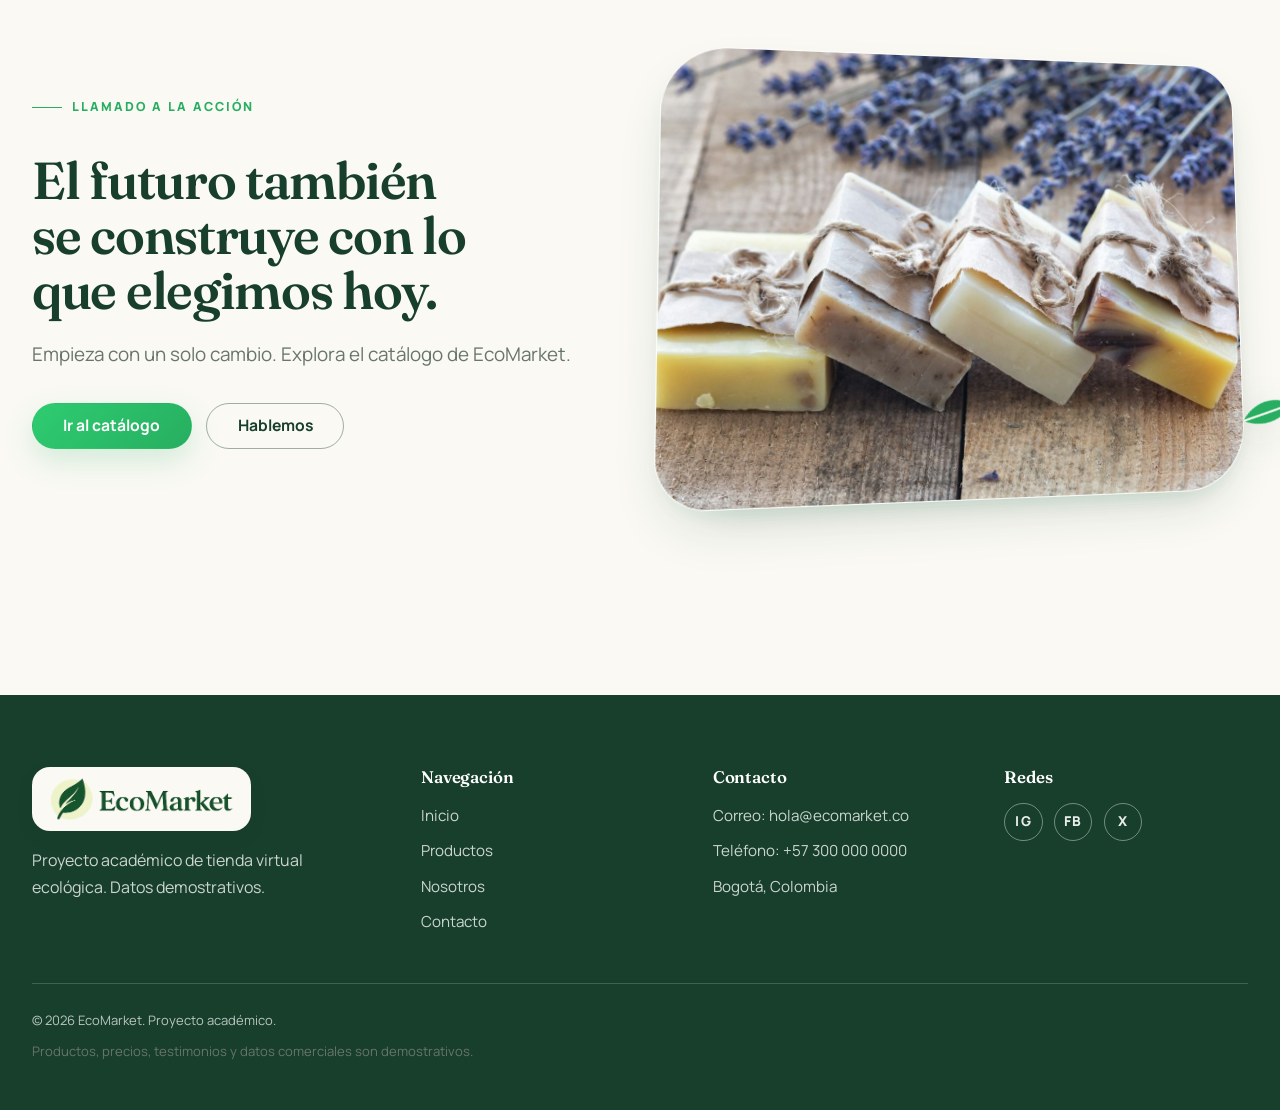
<file: views/sobre-nosotros.html>
<!doctype html>
<html lang="es">
  <head>
    <meta charset="utf-8" />
    <meta name="viewport" content="width=device-width, initial-scale=1" />
    <title>Sobre nosotros | EcoMarket</title>
    <meta
      name="description"
      content="Conoce el propósito, misión, visión y principios ecológicos de EcoMarket."
    />
    <link rel="preconnect" href="https://fonts.googleapis.com" />
    <link rel="preconnect" href="https://fonts.gstatic.com" crossorigin />
    <link
      href="https://fonts.googleapis.com/css2?family=Fraunces:wght@500;600;700&family=Manrope:wght@400;500;600;700&display=swap"
      rel="stylesheet"
    />
    <link rel="stylesheet" href="../css/main.css" />
    <link rel="stylesheet" href="../css/layout.css" />
    <link rel="stylesheet" href="../css/components.css" />
    <link rel="stylesheet" href="../css/animations.css" />
    <link rel="icon" type="image/svg+xml" href="../img/icons/ecomarket-icon.svg" />
    <link rel="alternate icon" href="../img/icons/ecomarket-icon.svg" />
  </head>
  <body>
    <a href="#nosotros" class="saltar">Saltar al contenido</a>
    <header class="cabecera">
      <div class="cabecera__contenedor">
        <a class="brand" href="../index.html" aria-label="EcoMarket, ir al inicio">
          <img class="brand__logo" src="../img/logo.png" alt="EcoMarket" />
        </a>
        <input type="checkbox" id="menu-toggle" class="menu-toggle" />
        <label for="menu-toggle" class="menu-boton">
          <span class="menu-boton__lineas">
            <span></span>
            <span></span>
            <span></span>
          </span>
          <span>Menú</span>
        </label>
        <nav class="navegacion" aria-label="Navegación principal">
          <ul class="navegacion__lista">
            <li>
              <a href="../index.html" class="navegacion__enlace">Inicio</a>
            </li>
            <li>
              <a href="productos.html" class="navegacion__enlace">Productos</a>
            </li>
            <li>
              <a href="sobre-nosotros.html" class="navegacion__enlace" aria-current="page"
                >Nosotros</a
              >
            </li>
            <li>
              <a href="contacto.html" class="navegacion__enlace">Contacto</a>
            </li>
          </ul>
          <div class="navegacion__acciones">
            <a href="productos.html" class="accion-visual">
              <span>Ir al catálogo</span>
              <svg class="accion-visual__icono accion-visual__icono--flecha" viewBox="0 0 24 24" fill="none" aria-hidden="true">
                <path d="M5 12h14m-6-6 6 6-6 6" stroke="currentColor" stroke-width="2.2" stroke-linecap="round" stroke-linejoin="round" />
              </svg>
            </a>
          </div>
        </nav>
      </div>
    </header>
    <main id="nosotros">
      <section class="seccion">
        <div class="hero__ambiente" aria-hidden="true">
          <span class="hero__orbe hero__orbe--uno"></span>
          <span class="hero__orbe hero__orbe--dos"></span>
        </div>
        <div class="contenedor">
          <div class="encabezado-seccion hero__contenido">
            <div>
              <span class="eyebrow">Sobre nosotros</span>
              <h1>Creemos en un mundo donde cada elección cuenta.</h1>
              <p class="lead">
                EcoMarket nace con la intención de facilitar el acceso a productos
                reutilizables y sostenibles, ayudando a las personas a adoptar
                hábitos de consumo más conscientes. Esta marca es únicamente
                demostrativa.
              </p>
            </div>
          </div>
          <div class="distribucion-sobre__principal scroll-section">
            <div class="scroll-reveal">
              <h2>Nuestra razón de ser</h2>
              <p class="espaciado-superior">
                Creemos que pequeños cambios suman. Seleccionamos objetos que
                reemplazan alternativas desechables, priorizando materiales
                duraderos, reutilizables o biodegradables.
              </p>
              <p>
                Los productos, precios, testimonios y datos comerciales son
                demostrativos. No se hacen afirmaciones de certificaciones o
                resultados ambientales comprobados.
              </p>
            </div>
            <div class="bloque-sostenible__media">
              <div class="hero__capa-fondo" aria-hidden="true"></div>
              <span class="hoja-3d hoja-3d--uno" aria-hidden="true">
                <svg viewBox="0 0 64 64" fill="none">
                  <path
                    d="M54 10C30 10 12 26 10 52c26-2 42-20 44-42Z"
                    fill="currentColor"
                  />
                  <path
                    d="M11 51C25 38 39 25 52 12"
                    stroke="#faf9f4"
                    stroke-width="2.5"
                    stroke-linecap="round"
                  />
                </svg>
              </span>
              <div class="bloque-sostenible__marco">
                <img
                  class="scroll-image"
                  src="../img/hero/historia-brotes.jpg"
                  alt="Plantas que representan un consumo más responsable"
                  loading="lazy"
                />
              </div>
            </div>
          </div>
        </div>
      </section>

      <div class="separador-organico" aria-hidden="true">
        <span class="separador-organico__hoja">
          <svg viewBox="0 0 24 24" fill="none">
            <path
              d="M19 5C11 5 6 10 5 19c9-1 14-6 14-14Z"
              stroke="currentColor"
              stroke-width="1.8"
              stroke-linejoin="round"
            />
          </svg>
        </span>
      </div>

      <section class="seccion seccion--suave">
        <div class="contenedor">
          <div class="encabezado-seccion scroll-title">
            <div>
              <span class="eyebrow">Propósito</span>
              <h2>Misión y visión</h2>
            </div>
          </div>
          <div style="display: grid; gap: clamp(1.6rem, 3vw, 2.4rem); grid-template-columns: repeat(auto-fit, minmax(280px, 1fr))">
            <article class="tarjeta-info scroll-card">
              <span class="eyebrow">Misión</span>
              <h3>Facilitar el consumo consciente</h3>
              <p class="texto-suave">
                Ofrecer alternativas reutilizables y sostenibles que ayuden a
                reducir el uso de productos de un solo uso, con foco en utilidad
                y durabilidad.
              </p>
            </article>
            <article class="tarjeta-info scroll-card">
              <span class="eyebrow">Visión</span>
              <h3>Sembrar hábitos duraderos</h3>
              <p class="texto-suave">
                Inspirar una cultura de consumo responsable donde la calidad y la
                intención guíen cada elección.
              </p>
            </article>
          </div>
        </div>
      </section>

      <section class="seccion">
        <div class="contenedor">
          <div class="encabezado-seccion scroll-title">
            <div>
              <span class="eyebrow">Principios ecológicos</span>
              <h2>Lo que guía este proyecto</h2>
            </div>
          </div>
          <ul class="malla-principios">
            <li class="tarjeta-beneficio scroll-card">
              <span class="tarjeta-beneficio__icono">
                <img src="../img/icons/sin-plastico.svg" alt="Icono de reducción de residuos" />
              </span>
              <h3>Reducción de residuos</h3>
              <p>Priorizar alternativas al desechable.</p>
            </li>
            <li class="tarjeta-beneficio scroll-card">
              <span class="tarjeta-beneficio__icono">
                <img src="../img/icons/compostable.svg" alt="Icono de reutilización de materiales" />
              </span>
              <h3>Reutilización de materiales</h3>
              <p>Objetos duraderos para un uso prolongado.</p>
            </li>
            <li class="tarjeta-beneficio scroll-card">
              <span class="tarjeta-beneficio__icono">
                <img src="../img/icons/hecho-cerca.svg" alt="Icono de consumo responsable" />
              </span>
              <h3>Consumo responsable</h3>
              <p>Comprar con intención y menor volumen.</p>
            </li>
            <li class="tarjeta-beneficio scroll-card">
              <span class="tarjeta-beneficio__icono">
                <img src="../img/icons/comercio-justo.svg" alt="Icono de prácticas comerciales éticas" />
              </span>
              <h3>Apoyo a prácticas comerciales éticas</h3>
              <p>Reconocimiento del trabajo detrás de cada objeto.</p>
            </li>
          </ul>
        </div>
      </section>

      <section class="seccion seccion--suave">
        <div class="contenedor">
          <div class="encabezado-seccion encabezado-seccion--entre scroll-title">
            <div>
              <span class="eyebrow">Testimonios</span>
              <h2>Lo que dicen</h2>
              <p class="lead">Testimonios ficticios de demostración.</p>
            </div>
          </div>
          <div class="carrusel">
            <article class="tarjeta-testimonio carrusel__elemento scroll-card">
              <div class="tarjeta-testimonio__encabezado">
                <div class="avatar">AM</div>
                <div class="tarjeta-testimonio__datos">
                  <p class="tarjeta-testimonio__nombre">Ana M.</p>
                  <p class="tarjeta-testimonio__rol">Cliente demostrativa</p>
                </div>
              </div>
              <div class="tarjeta-testimonio__estrellas">★★★★★</div>
              <p class="tarjeta-testimonio__texto">
                "La botella de acero ha reemplazado mis botellas desechables. Muy
                práctica para el día a día."
              </p>
            </article>
            <article class="tarjeta-testimonio carrusel__elemento scroll-card">
              <div class="tarjeta-testimonio__encabezado">
                <div class="avatar">LC</div>
                <div class="tarjeta-testimonio__datos">
                  <p class="tarjeta-testimonio__nombre">Laura C.</p>
                  <p class="tarjeta-testimonio__rol">Cliente demostrativa</p>
                </div>
              </div>
              <div class="tarjeta-testimonio__estrellas">★★★★★</div>
              <p class="tarjeta-testimonio__texto">
                "Los jabones sólidos duran muchísimo y me encanta no generar
                más envases plásticos."
              </p>
            </article>
            <article class="tarjeta-testimonio carrusel__elemento scroll-card">
              <div class="tarjeta-testimonio__encabezado">
                <div class="avatar">JR</div>
                <div class="tarjeta-testimonio__datos">
                  <p class="tarjeta-testimonio__nombre">Julián R.</p>
                  <p class="tarjeta-testimonio__rol">Cliente demostrativo</p>
                </div>
              </div>
              <div class="tarjeta-testimonio__estrellas">★★★★★</div>
              <p class="tarjeta-testimonio__texto">
                "Catálogo con objetos útiles, pensados para durar. Excelente
                propuesta."
              </p>
            </article>
          </div>
          <p class="nota espaciado-superior">
            Carrusel horizontal con CSS puro. Desplazable con scroll táctil o
            ratón.
          </p>
        </div>
      </section>

      <div class="separador-organico" aria-hidden="true">
        <span class="separador-organico__hoja">
          <svg viewBox="0 0 24 24" fill="none">
            <path
              d="M19 5C11 5 6 10 5 19c9-1 14-6 14-14Z"
              stroke="currentColor"
              stroke-width="1.8"
              stroke-linejoin="round"
            />
          </svg>
        </span>
      </div>

      <section class="seccion">
        <div class="contenedor">
          <div class="bloque-sostenible scroll-section">
            <div class="bloque-sostenible__contenido scroll-reveal">
              <span class="eyebrow">Llamado a la acción</span>
              <h2>El futuro también se construye con lo que elegimos hoy.</h2>
              <p class="lead">
                Empieza con un solo cambio. Explora el catálogo de EcoMarket.
              </p>
              <div class="hero__acciones">
                <a href="productos.html" class="btn btn--primario">Ir al catálogo</a>
                <a href="contacto.html" class="btn btn--secundario">Hablemos</a>
              </div>
            </div>
            <div class="bloque-sostenible__media">
              <div class="hero__capa-fondo" aria-hidden="true"></div>
              <span class="hoja-3d hoja-3d--dos" aria-hidden="true">
                <svg viewBox="0 0 64 64" fill="none">
                  <path
                    d="M54 10C30 10 12 26 10 52c26-2 42-20 44-42Z"
                    fill="currentColor"
                  />
                  <path
                    d="M11 51C25 38 39 25 52 12"
                    stroke="#faf9f4"
                    stroke-width="2.5"
                    stroke-linecap="round"
                  />
                </svg>
              </span>
              <div class="bloque-sostenible__marco">
                <img
                  class="scroll-image"
                  src="../img/hero/materiales-jabones.jpg"
                  alt="Productos ecológicos de demostración"
                  loading="lazy"
                />
              </div>
            </div>
          </div>
        </div>
      </section>
    </main>

    <footer class="pie">
      <div class="contenedor pie__contenedor">
        <div class="pie__superior">
          <div class="pie__marca">
            <a class="brand brand--footer" href="../index.html" aria-label="EcoMarket, ir al inicio">
              <img class="brand__logo brand__logo--footer" src="../img/logo.png" alt="EcoMarket" />
            </a>
            <p class="pie__texto">
              Proyecto académico de tienda virtual ecológica. Datos demostrativos.
            </p>
          </div>
          <div class="pie__bloque">
            <h3 class="pie__titulo">Navegación</h3>
            <ul class="pie__lista">
              <li><a href="../index.html">Inicio</a></li>
              <li><a href="productos.html">Productos</a></li>
              <li><a href="sobre-nosotros.html">Nosotros</a></li>
              <li><a href="contacto.html">Contacto</a></li>
            </ul>
          </div>
          <div class="pie__bloque">
            <h3 class="pie__titulo">Contacto</h3>
            <ul class="pie__lista">
              <li>Correo: hola@ecomarket.co</li>
              <li>Teléfono: +57 300 000 0000</li>
              <li>Bogotá, Colombia</li>
            </ul>
          </div>
          <div class="pie__bloque">
            <h3 class="pie__titulo">Redes</h3>
            <ul class="pie__redes">
              <li><a class="pie__red" href="#" aria-label="Instagram">IG</a></li>
              <li><a class="pie__red" href="#" aria-label="Facebook">FB</a></li>
              <li><a class="pie__red" href="#" aria-label="X">X</a></li>
            </ul>
          </div>
        </div>
        <div class="pie__inferior">
          <small>© 2026 EcoMarket. Proyecto académico.</small>
          <p class="nota">Productos, precios, testimonios y datos comerciales son demostrativos.</p>
        </div>
      </div>
    </footer>
  </body>
</html>
</file>
<file: css/main.css>
/* ==========================================================================
   EcoMarket — main.css
   Reset, variables, tipografía y estilos globales.
   Proyecto de demostración: HTML5 + CSS3, sin JavaScript.
   ========================================================================== */

/* --------------------------------------------------------------------------
   1. Variables de diseño
   -------------------------------------------------------------------------- */
:root {
  /* Paleta de marca */
  --verde: #2ecc71;
  --verde-oscuro: #27ae60;
  --verde-profundo: #173f2b;
  --beige: #f5f5dc;
  --fondo: #faf9f4;
  --blanco: #ffffff;
  --texto: #26352b;
  --texto-suave: #68756a;
  --borde: #e4e8df;

  /* Tintes derivados para superficies y estados */
  --verde-tinte: #eaf7ef;
  --verde-tinte-2: #dcefe3;
  --beige-suave: #f1f0e2;
  --beige-oscuro: #e9e7d5;
  --rojo: #b4453c;
  --rojo-tinte: #fbeeec;
  --ambar: #c98a3c;

  /* Tipografía */
  --fuente-titulo: "Fraunces", "Iowan Old Style", "Palatino Linotype",
    "Book Antiqua", Georgia, serif;
  --fuente-texto: "Manrope", "Segoe UI", system-ui, -apple-system, sans-serif;

  /* Medidas y ritmo */
  --ancho: 1240px;
  --radio-xs: 8px;
  --radio-sm: 12px;
  --radio: 18px;
  --radio-lg: 28px;
  --radio-xl: 40px;
  --radio-full: 999px;
  --seccion: clamp(3.75rem, 8vw, 7rem);
  --cabecera-alto: 5.2rem;

  /* Sombras suaves y profundidad 3D */
  --sombra-xs: 0 1px 2px rgba(23, 63, 43, 0.06);
  --sombra-sm: 0 6px 18px rgba(23, 63, 43, 0.07);
  --sombra-md: 0 14px 34px rgba(23, 63, 43, 0.1);
  --sombra-lg: 0 26px 60px rgba(23, 63, 43, 0.14);
  --sombra-3d: 0 22px 48px -12px rgba(23, 63, 43, 0.16),
    0 8px 20px -6px rgba(39, 174, 96, 0.1);
  --sombra-3d-hover: 0 32px 68px -12px rgba(23, 63, 43, 0.22),
    0 14px 28px -8px rgba(39, 174, 96, 0.16);

  /* Perspectiva y movimiento 3D */
  --perspectiva-hero: 1400px;
  --perspectiva-tarjeta: 1000px;
  --transicion: 220ms cubic-bezier(0.33, 1, 0.68, 1);
  --transicion-lenta: 420ms cubic-bezier(0.22, 1, 0.36, 1);
  --transicion-3d: 480ms cubic-bezier(0.22, 1, 0.36, 1);
}

/* --------------------------------------------------------------------------
   2. Reset moderno y base
   -------------------------------------------------------------------------- */
*,
*::before,
*::after {
  box-sizing: border-box;
}

* {
  margin: 0;
}

html {
  scroll-behavior: smooth;
  -webkit-text-size-adjust: 100%;
  scroll-padding-top: calc(var(--cabecera-alto) + 1.5rem);
  overflow-x: clip;
}

body {
  min-height: 100vh;
  overflow-x: clip;
  background-color: var(--fondo);
  color: var(--texto);
  font-family: var(--fuente-texto);
  font-size: 1rem;
  line-height: 1.7;
  -webkit-font-smoothing: antialiased;
  text-rendering: optimizeLegibility;
}

img,
picture,
svg {
  display: block;
  max-width: 100%;
}

img {
  height: auto;
}

a {
  color: inherit;
  text-decoration: none;
}

ul,
ol {
  padding: 0;
  list-style: none;
}

button,
input,
select,
textarea {
  color: inherit;
  font: inherit;
}

button {
  border: 0;
  background: none;
  cursor: pointer;
}

fieldset {
  min-width: 0;
  padding: 0;
  border: 0;
}

legend {
  padding: 0;
}

table {
  border-collapse: collapse;
}

/* --------------------------------------------------------------------------
   3. Tipografía
   -------------------------------------------------------------------------- */
h1,
h2,
h3,
h4 {
  color: var(--verde-profundo);
  font-family: var(--fuente-titulo);
  font-weight: 600;
  line-height: 1.06;
  letter-spacing: -0.025em;
  text-wrap: balance;
}

h1 {
  font-size: clamp(2.55rem, 6.4vw, 4.7rem);
}

h2 {
  font-size: clamp(2rem, 4.4vw, 3.25rem);
}

h3 {
  font-size: clamp(1.15rem, 1.8vw, 1.4rem);
  line-height: 1.25;
  letter-spacing: -0.012em;
}

h4 {
  font-size: 1.05rem;
  line-height: 1.35;
  letter-spacing: -0.005em;
}

p {
  text-wrap: pretty;
}

strong {
  font-weight: 700;
}

em {
  font-style: italic;
}

small {
  font-size: 0.8125rem;
}

::selection {
  background-color: var(--verde);
  color: var(--verde-profundo);
}

/* --------------------------------------------------------------------------
   4. Estructura global
   -------------------------------------------------------------------------- */
.contenedor {
  width: min(100% - 2.5rem, var(--ancho));
  margin-inline: auto;
}

@media (min-width: 48rem) {
  .contenedor {
    width: min(100% - 4rem, var(--ancho));
  }
}

.seccion {
  position: relative;
  padding-block: var(--seccion);
}

.seccion--compacta {
  padding-block: clamp(2.5rem, 5vw, 4.5rem);
}

.seccion--beige {
  background-color: var(--beige-suave);
}

.seccion--verde {
  background-color: var(--verde-tinte);
}

/* --------------------------------------------------------------------------
   5. Utilidades y accesibilidad
   -------------------------------------------------------------------------- */
.visually-hidden {
  position: absolute !important;
  width: 1px !important;
  height: 1px !important;
  padding: 0 !important;
  margin: -1px !important;
  overflow: hidden !important;
  clip: rect(0 0 0 0) !important;
  clip-path: inset(50%) !important;
  white-space: nowrap !important;
  border: 0 !important;
}

.saltar {
  position: fixed;
  top: 0.75rem;
  left: 0.75rem;
  z-index: 200;
  padding: 0.75rem 1.15rem;
  border-radius: var(--radio-full);
  background-color: var(--verde-profundo);
  color: var(--blanco);
  font-size: 0.9rem;
  font-weight: 700;
  transform: translateY(-160%);
  transition: transform var(--transicion);
}

.saltar:focus-visible {
  transform: translateY(0);
}

:focus-visible {
  outline: 3px solid var(--verde-oscuro);
  outline-offset: 3px;
  border-radius: 4px;
}

/* --------------------------------------------------------------------------
   6. Patrones de texto reutilizables
   -------------------------------------------------------------------------- */
.eyebrow {
  display: inline-flex;
  align-items: center;
  gap: 0.6rem;
  margin-bottom: 1.15rem;
  color: var(--verde-oscuro);
  font-size: 0.78rem;
  font-weight: 800;
  letter-spacing: 0.16em;
  line-height: 1.3;
  text-transform: uppercase;
}

.eyebrow::before {
  width: 1.9rem;
  height: 1px;
  background-color: currentColor;
  content: "";
}

.eyebrow--claro {
  color: var(--verde);
}

.eyebrow--claro::before {
  background-color: currentColor;
}

.lead {
  max-width: 46ch;
  color: var(--texto-suave);
  font-size: clamp(1.03rem, 1.5vw, 1.18rem);
  line-height: 1.75;
}

.nota {
  color: var(--texto-suave);
  font-size: 0.82rem;
  line-height: 1.6;
}

.nota a {
  color: var(--verde-oscuro);
  font-weight: 700;
  text-decoration: underline;
  text-decoration-thickness: 1px;
  text-underline-offset: 3px;
}

.enlace-flecha {
  display: inline-flex;
  align-items: center;
  gap: 0.55rem;
  color: var(--verde-profundo);
  font-size: 0.94rem;
  font-weight: 700;
  transition: color var(--transicion);
}

.enlace-flecha span {
  transition: transform var(--transicion);
}

.enlace-flecha:hover {
  color: var(--verde-oscuro);
}

.enlace-flecha:hover span {
  transform: translateX(4px);
}

/* --------------------------------------------------------------------------
   7. Preferencias del sistema
   -------------------------------------------------------------------------- */
@media (prefers-reduced-motion: reduce) {
  html {
    scroll-behavior: auto;
  }

  *,
  *::before,
  *::after {
    scroll-behavior: auto !important;
    animation-duration: 0.01ms !important;
    animation-iteration-count: 1 !important;
    transition-duration: 0.01ms !important;
  }
}
</file>
<file: css/layout.css>
/* ==========================================================================
   EcoMarket — layout.css
   Encabezado, navegación, estructura de secciones, grids, pie de página.
   ========================================================================== */

/* --------------------------------------------------------------------------
   1. Encabezado y navegación
   -------------------------------------------------------------------------- */
.cabecera {
  position: sticky;
  top: 0;
  z-index: 90;
  width: 100%;
  background-color: rgba(250, 249, 244, 0.94);
  backdrop-filter: blur(14px);
  -webkit-backdrop-filter: blur(14px);
  border-bottom: 1px solid var(--borde);
  box-shadow: var(--sombra-xs);
}

.cabecera__contenedor {
  display: flex;
  flex-wrap: wrap;
  align-items: center;
  gap: 0.6rem 1rem;
  justify-content: space-between;
  width: min(100% - 2.5rem, var(--ancho));
  margin-inline: auto;
  min-height: var(--cabecera-alto);
}

@media (min-width: 48rem) {
  .cabecera__contenedor {
    width: min(100% - 4rem, var(--ancho));
    flex-wrap: nowrap;
    gap: 1.5rem;
  }
}

/* Logotipo */
.marca {
  display: inline-flex;
  align-items: center;
  gap: 0.7rem;
  color: var(--verde-profundo);
  font-family: var(--fuente-titulo);
  font-size: clamp(1.25rem, 2vw, 1.5rem);
  font-weight: 600;
  letter-spacing: -0.02em;
}

.marca__simbolo {
  display: inline-flex;
  align-items: center;
  justify-content: center;
  width: 2.2rem;
  height: 2.2rem;
  border-radius: 50%;
  background: radial-gradient(circle at 30% 30%, var(--verde), var(--verde-oscuro));
  box-shadow: inset 0 1px 2px rgba(255, 255, 255, 0.25);
  position: relative;
}

.marca__hoja {
  width: 1.25rem;
  height: 1.25rem;
  color: var(--blanco);
}

.marca__texto {
  line-height: 1;
}

/* Menú móvil con checkbox */
.menu-toggle {
  position: absolute;
  width: 1px;
  height: 1px;
  padding: 0;
  margin: -1px;
  overflow: hidden;
  clip: rect(0 0 0 0);
  clip-path: inset(50%);
  white-space: nowrap;
  border: 0;
}

.menu-boton {
  display: inline-flex;
  align-items: center;
  gap: 0.55rem;
  padding: 0.55rem 1rem;
  border-radius: var(--radio-full);
  border: 1px solid var(--borde);
  background-color: var(--blanco);
  color: var(--texto);
  font-size: 0.9rem;
  font-weight: 700;
  cursor: pointer;
  box-shadow: var(--sombra-xs);
  transition:
    transform 300ms cubic-bezier(0.22, 1, 0.36, 1),
    box-shadow 300ms cubic-bezier(0.22, 1, 0.36, 1),
    border-color var(--transicion),
    background-color var(--transicion),
    color var(--transicion);
}

.menu-boton:hover {
  color: var(--verde-profundo);
  border-color: rgba(39, 174, 96, 0.55);
  background-color: var(--verde-tinte);
  transform: translateY(-2px);
  box-shadow: 0 8px 20px -6px rgba(39, 174, 96, 0.24);
}

.menu-boton:active {
  transform: translateY(0) scale(0.96);
}

.menu-toggle:checked + .menu-boton {
  background-color: var(--verde-profundo);
  border-color: var(--verde-profundo);
  color: var(--blanco);
  box-shadow: 0 8px 20px -6px rgba(23, 63, 43, 0.3);
}

.menu-toggle:focus-visible + .menu-boton {
  outline: 3px solid var(--verde-oscuro);
  outline-offset: 3px;
}

.menu-boton__lineas {
  display: inline-flex;
  flex-direction: column;
  justify-content: center;
  gap: 0.26rem;
  width: 1.05rem;
  height: 1.05rem;
}

.menu-boton__lineas span {
  display: block;
  width: 100%;
  height: 2px;
  border-radius: var(--radio-full);
  background-color: currentColor;
  transform-origin: center;
  transition:
    transform 320ms cubic-bezier(0.22, 1, 0.36, 1),
    opacity 220ms ease,
    width 280ms cubic-bezier(0.22, 1, 0.36, 1);
}

.menu-boton:hover .menu-boton__lineas span:nth-child(2) {
  width: 72%;
}

.menu-toggle:checked + .menu-boton .menu-boton__lineas span:nth-child(1) {
  transform: translateY(6px) rotate(45deg);
}

.menu-toggle:checked + .menu-boton .menu-boton__lineas span:nth-child(2) {
  opacity: 0;
  transform: scaleX(0);
}

.menu-toggle:checked + .menu-boton .menu-boton__lineas span:nth-child(3) {
  transform: translateY(-6px) rotate(-45deg);
}

@media (min-width: 64rem) {
  .menu-boton {
    display: none;
  }
}

/* Navegación */
@keyframes menu-movil-entrar {
  from {
    opacity: 0;
    transform: translateY(-10px);
  }
  to {
    opacity: 1;
    transform: translateY(0);
  }
}

.navegacion {
  display: none;
  flex-basis: 100%;
  flex-direction: column;
  gap: 1rem;
  padding-block: 0.75rem 1.1rem;
  border-top: 1px solid var(--borde);
}

.menu-toggle:checked ~ .navegacion {
  display: flex;
  animation: menu-movil-entrar 320ms cubic-bezier(0.22, 1, 0.36, 1) both;
}

.navegacion__lista {
  display: flex;
  flex-direction: column;
  gap: 0.3rem;
}

.navegacion__enlace {
  position: relative;
  isolation: isolate;
  display: inline-flex;
  align-items: center;
  padding: 0.55rem 0.95rem;
  border-radius: var(--radio-full);
  font-size: 0.96rem;
  font-weight: 700;
  color: var(--texto);
  transition:
    color 280ms cubic-bezier(0.22, 1, 0.36, 1),
    transform 280ms cubic-bezier(0.22, 1, 0.36, 1);
}

/* Cápsula suave de fondo que se expande con efecto elástico */
.navegacion__enlace::before {
  content: "";
  position: absolute;
  inset: 0;
  z-index: -1;
  border-radius: var(--radio-full);
  background: linear-gradient(
    135deg,
    rgba(46, 204, 113, 0.15) 0%,
    rgba(39, 174, 96, 0.06) 100%
  );
  opacity: 0;
  transform: scale(0.84);
  transition:
    opacity 280ms cubic-bezier(0.22, 1, 0.36, 1),
    transform 340ms cubic-bezier(0.34, 1.56, 0.64, 1),
    box-shadow 280ms ease;
}

/* Barra inferior luminosa que crece desde el centro */
.navegacion__enlace::after {
  content: "";
  position: absolute;
  left: 50%;
  bottom: 0.2rem;
  width: calc(100% - 1.8rem);
  height: 2.5px;
  border-radius: var(--radio-full);
  background: linear-gradient(90deg, var(--verde) 0%, var(--verde-oscuro) 100%);
  box-shadow: 0 2px 8px rgba(46, 204, 113, 0.45);
  transform: translateX(-50%) scaleX(0);
  transform-origin: center;
  opacity: 0;
  transition:
    transform 340ms cubic-bezier(0.22, 1, 0.36, 1),
    opacity 260ms ease;
}

.navegacion__enlace:hover {
  color: var(--verde-profundo);
  transform: translateY(-2px);
}

.navegacion__enlace:hover::before {
  opacity: 1;
  transform: scale(1);
}

.navegacion__enlace:hover::after {
  transform: translateX(-50%) scaleX(0.75);
  opacity: 1;
}

.navegacion__enlace:active {
  transform: translateY(0) scale(0.96);
}

.navegacion__enlace[aria-current="page"] {
  color: var(--verde-profundo);
}

.navegacion__enlace[aria-current="page"]::before {
  opacity: 1;
  transform: scale(1);
  background: linear-gradient(
    135deg,
    var(--verde-tinte) 0%,
    var(--verde-tinte-2) 100%
  );
  box-shadow: inset 0 0 0 1px rgba(39, 174, 96, 0.22);
}

.navegacion__enlace[aria-current="page"]::after {
  transform: translateX(-50%) scaleX(0.6);
  opacity: 1;
}

.navegacion__enlace[aria-current="page"]:hover::after {
  transform: translateX(-50%) scaleX(0.88);
}

/* Botones de acción en el navbar (Búsqueda, Carrito, Ir al catálogo) */
.navegacion__acciones {
  display: flex;
  flex-wrap: wrap;
  align-items: center;
  gap: 0.75rem;
}

.accion-visual {
  position: relative;
  isolation: isolate;
  overflow: hidden;
  display: inline-flex;
  align-items: center;
  gap: 0.55rem;
  padding: 0.55rem 1.1rem;
  border-radius: var(--radio-full);
  border: 1px solid var(--borde);
  background-color: var(--blanco);
  color: var(--texto);
  font-size: 0.92rem;
  font-weight: 700;
  box-shadow: var(--sombra-xs);
  transition:
    color 300ms cubic-bezier(0.22, 1, 0.36, 1),
    border-color 300ms cubic-bezier(0.22, 1, 0.36, 1),
    transform 320ms cubic-bezier(0.34, 1.56, 0.64, 1),
    box-shadow 320ms cubic-bezier(0.22, 1, 0.36, 1);
}

/* Relleno orgánico progresivo desde abajo */
.accion-visual::before {
  content: "";
  position: absolute;
  inset: 0;
  z-index: -2;
  background: linear-gradient(
    135deg,
    var(--verde-tinte) 0%,
    var(--verde-tinte-2) 100%
  );
  opacity: 0;
  transform: translateY(102%);
  transition:
    transform 340ms cubic-bezier(0.22, 1, 0.36, 1),
    opacity 280ms ease;
}

/* Destello diagonal sutil al pasar el cursor */
.accion-visual::after {
  content: "";
  position: absolute;
  inset: 0;
  z-index: -1;
  background: linear-gradient(
    115deg,
    transparent 20%,
    rgba(255, 255, 255, 0.75) 50%,
    transparent 80%
  );
  transform: translateX(-130%);
  transition: transform 520ms cubic-bezier(0.22, 1, 0.36, 1);
  pointer-events: none;
}

.accion-visual:hover {
  color: var(--verde-profundo);
  border-color: rgba(39, 174, 96, 0.65);
  transform: translateY(-2.5px);
  box-shadow:
    0 10px 24px -6px rgba(39, 174, 96, 0.24),
    0 4px 10px -4px rgba(23, 63, 43, 0.08);
}

.accion-visual:hover::before {
  opacity: 1;
  transform: translateY(0);
}

.accion-visual:hover::after {
  transform: translateX(130%);
}

.accion-visual:active {
  transform: translateY(0) scale(0.96);
  box-shadow: var(--sombra-xs);
}

.accion-visual__icono {
  width: 1.05rem;
  height: 1.05rem;
  color: var(--verde-oscuro);
  flex-shrink: 0;
  transition:
    transform 340ms cubic-bezier(0.34, 1.56, 0.64, 1),
    color 280ms ease;
}

.accion-visual:hover .accion-visual__icono {
  color: var(--verde-profundo);
  transform: scale(1.16) rotate(-8deg);
}

.accion-visual:hover .accion-visual__icono--flecha {
  transform: translateX(3.5px) scale(1.08);
}

.accion-visual__punto {
  display: inline-flex;
  align-items: center;
  justify-content: center;
  min-width: 1.55rem;
  height: 1.55rem;
  padding-inline: 0.4rem;
  border-radius: var(--radio-full);
  background-color: var(--verde-tinte);
  color: var(--verde-profundo);
  font-size: 0.78rem;
  font-weight: 800;
  transition:
    transform 360ms cubic-bezier(0.34, 1.56, 0.64, 1),
    background-color 280ms ease,
    color 280ms ease,
    box-shadow 280ms ease;
}

.accion-visual:hover .accion-visual__punto {
  background-color: var(--verde-oscuro);
  color: var(--blanco);
  transform: scale(1.14) rotate(-6deg);
  box-shadow: 0 4px 10px rgba(39, 174, 96, 0.35);
}

@media (min-width: 64rem) {
  .navegacion {
    display: flex;
    flex-basis: auto;
    flex-direction: row;
    align-items: center;
    justify-content: flex-end;
    gap: 1.4rem;
    flex: 1;
    padding: 0;
    border-top: 0;
  }

  .navegacion__lista {
    flex-direction: row;
    align-items: center;
    gap: 0.4rem;
  }

  .navegacion__enlace {
    padding: 0.5rem 0.95rem;
  }

  .navegacion__acciones {
    margin-left: 0.6rem;
  }
}

/* --------------------------------------------------------------------------
   2. Secciones y grids
   -------------------------------------------------------------------------- */
.encabezado-pagina {
  padding-top: clamp(2.5rem, 6vw, 4.5rem);
  padding-bottom: clamp(2rem, 4vw, 3rem);
}

.encabezado-pagina__contenido {
  display: grid;
  gap: 1rem;
}

.encabezado-pagina__texto {
  display: grid;
  gap: 1rem;
}

.malla-beneficios {
  display: grid;
  grid-template-columns: repeat(1, minmax(0, 1fr));
  gap: 1.2rem;
  perspective: var(--perspectiva-tarjeta);
}

@media (min-width: 36rem) {
  .malla-beneficios {
    grid-template-columns: repeat(2, minmax(0, 1fr));
  }
}

@media (min-width: 68rem) {
  .malla-beneficios {
    grid-template-columns: repeat(4, minmax(0, 1fr));
  }
}

.malla-destacados {
  display: grid;
  grid-template-columns: repeat(1, minmax(0, 1fr));
  gap: clamp(1.6rem, 3vw, 2.4rem);
  perspective: var(--perspectiva-tarjeta);
}

@media (min-width: 36rem) {
  .malla-destacados {
    grid-template-columns: repeat(2, minmax(0, 1fr));
  }
}

@media (min-width: 64rem) {
  .malla-destacados {
    grid-template-columns: repeat(3, minmax(0, 1fr));
  }
}

.malla-catalogo {
  display: grid;
  grid-template-columns: repeat(1, minmax(0, 1fr));
  gap: clamp(1.4rem, 3vw, 2.2rem);
  perspective: var(--perspectiva-tarjeta);
}

@media (min-width: 36rem) {
  .malla-catalogo {
    grid-template-columns: repeat(2, minmax(0, 1fr));
  }
}

@media (min-width: 58rem) {
  .malla-catalogo {
    grid-template-columns: repeat(3, minmax(0, 1fr));
  }
}

@media (min-width: 82rem) {
  .malla-catalogo {
    grid-template-columns: repeat(4, minmax(0, 1fr));
  }
}

.disposicion-catalogo {
  display: grid;
  gap: clamp(2rem, 4vw, 3.5rem);
  align-items: start;
}

@media (min-width: 64rem) {
  .disposicion-catalogo {
    grid-template-columns: minmax(0, 280px) minmax(0, 1fr);
  }
}

.barra-lateral {
  display: grid;
  gap: 1.8rem;
}

@media (min-width: 64rem) {
  .barra-lateral {
    position: sticky;
    top: calc(var(--cabecera-alto) + 1.5rem);
  }
}

.distribucion-contacto {
  display: grid;
  gap: clamp(2rem, 5vw, 4rem);
}

@media (min-width: 64rem) {
  .distribucion-contacto {
    grid-template-columns: minmax(0, 1.2fr) minmax(0, 0.9fr);
    align-items: start;
  }
}

.distribucion-sobre {
  display: grid;
  gap: clamp(2rem, 5vw, 4.5rem);
}

.distribucion-sobre__principal {
  display: grid;
  gap: clamp(2rem, 4vw, 4rem);
  align-items: center;
}

@media (min-width: 58rem) {
  .distribucion-sobre__principal {
    grid-template-columns: repeat(2, minmax(0, 1fr));
  }
}

.malla-principios {
  display: grid;
  grid-template-columns: repeat(1, minmax(0, 1fr));
  gap: 1.2rem;
  perspective: var(--perspectiva-tarjeta);
}

@media (min-width: 36rem) {
  .malla-principios {
    grid-template-columns: repeat(2, minmax(0, 1fr));
  }
}

@media (min-width: 72rem) {
  .malla-principios {
    grid-template-columns: repeat(4, minmax(0, 1fr));
  }
}

.carrusel {
  display: grid;
  grid-auto-flow: column;
  grid-auto-columns: minmax(0, 88vw);
  gap: 1.2rem;
  overflow-x: auto;
  padding-block: 0.5rem 1rem;
  scroll-snap-type: x mandatory;
  scroll-padding-inline: 1.25rem;
  overscroll-behavior-x: contain;
}

.carrusel::-webkit-scrollbar {
  height: 8px;
}

.carrusel::-webkit-scrollbar-track {
  background: transparent;
}

.carrusel::-webkit-scrollbar-thumb {
  background-color: rgba(39, 174, 96, 0.4);
  border-radius: var(--radio-full);
}

@media (min-width: 36rem) {
  .carrusel {
    grid-auto-columns: minmax(0, 420px);
    scroll-padding-inline: 2rem;
  }
}

@media (min-width: 48rem) {
  .carrusel {
    grid-auto-columns: minmax(0, 440px);
  }
}

.carrusel__elemento {
  scroll-snap-align: start;
}

/* --------------------------------------------------------------------------
   3. Pie de página
   -------------------------------------------------------------------------- */
.pie {
  margin-top: var(--seccion);
  background-color: var(--verde-profundo);
  color: var(--blanco);
}

.pie__contenedor {
  display: grid;
  gap: clamp(2rem, 4vw, 3rem);
  padding-block: clamp(2.8rem, 6vw, 4.5rem) clamp(2rem, 4vw, 3rem);
}

.pie__superior {
  display: grid;
  gap: clamp(2rem, 4vw, 3rem);
}

@media (min-width: 58rem) {
  .pie__superior {
    grid-template-columns: minmax(0, 1.4fr) repeat(3, minmax(0, 1fr));
    align-items: start;
  }
}

.pie__marca {
  display: grid;
  gap: 1rem;
}

.pie__marca .marca {
  color: var(--blanco);
}

.pie__marca .marca__simbolo {
  background: radial-gradient(circle at 30% 30%, var(--verde), #1f8f4c);
}

.pie__texto {
  max-width: 36ch;
  color: rgba(255, 255, 255, 0.78);
}

.pie__bloque {
  display: grid;
  gap: 0.9rem;
}

.pie__titulo {
  color: var(--blanco);
  font-family: var(--fuente-titulo);
  font-size: 1.05rem;
  font-weight: 600;
  letter-spacing: -0.01em;
}

.pie__lista {
  display: grid;
  gap: 0.6rem;
}

.pie__lista a,
.pie__lista li {
  color: rgba(255, 255, 255, 0.78);
  font-size: 0.95rem;
  transition: color var(--transicion);
}

.pie__lista a:hover {
  color: var(--blanco);
}

.pie__redes {
  display: flex;
  flex-wrap: wrap;
  gap: 0.7rem;
}

.pie__red {
  display: inline-flex;
  align-items: center;
  justify-content: center;
  width: 2.4rem;
  height: 2.4rem;
  border-radius: 50%;
  border: 1px solid rgba(255, 255, 255, 0.4);
  color: rgba(255, 255, 255, 0.9);
  font-size: 0.85rem;
  font-weight: 800;
  letter-spacing: 0.08em;
  text-transform: uppercase;
  transition: background-color var(--transicion), color var(--transicion),
    border-color var(--transicion), transform var(--transicion);
}

.pie__red:hover {
  background-color: var(--verde);
  border-color: var(--verde);
  color: var(--verde-profundo);
  transform: scale(1.08);
}

.pie__inferior {
  display: flex;
  flex-direction: column;
  gap: 0.6rem;
  padding-top: 1.6rem;
  border-top: 1px solid rgba(255, 255, 255, 0.18);
  color: rgba(255, 255, 255, 0.7);
  font-size: 0.88rem;
}

.pie__legal {
  display: flex;
  flex-wrap: wrap;
  gap: 0.8rem 1.2rem;
}

.pie__legal a {
  color: rgba(255, 255, 255, 0.7);
  text-decoration: underline;
  text-decoration-thickness: 1px;
  text-underline-offset: 3px;
  transition: color var(--transicion);
}

.pie__legal a:hover {
  color: var(--blanco);
}
</file>
<file: css/components.css>
/* ==========================================================================
   EcoMarket — components.css
   Botones, tarjetas, formularios, filtros, favoritos y elementos reutilizables.
   ========================================================================== */

/* --------------------------------------------------------------------------
   1. Botones
   -------------------------------------------------------------------------- */
.btn {
  display: inline-flex;
  align-items: center;
  justify-content: center;
  gap: 0.5rem;
  padding: 0.9rem 1.9rem;
  border-radius: var(--radio-full);
  border: 1px solid transparent;
  font-size: 0.98rem;
  font-weight: 700;
  line-height: 1;
  text-align: center;
  transition: transform var(--transicion), box-shadow var(--transicion),
    background-color var(--transicion), color var(--transicion),
    border-color var(--transicion);
}

.btn--primario {
  background: linear-gradient(135deg, var(--verde) 0%, var(--verde-oscuro) 100%);
  color: var(--blanco);
  box-shadow: 0 12px 30px rgba(39, 174, 96, 0.18);
}

.btn--primario:hover {
  transform: translateY(-3px);
  box-shadow: 0 16px 36px rgba(39, 174, 96, 0.24);
}

.btn--secundario {
  background-color: transparent;
  color: var(--verde-profundo);
  border-color: rgba(23, 63, 43, 0.4);
}

.btn--secundario:hover {
  background-color: rgba(46, 204, 113, 0.12);
  border-color: rgba(39, 174, 96, 0.9);
}

.btn--terciario {
  align-self: flex-start;
  padding: 0.7rem 1.4rem;
  border-radius: var(--radio-full);
  background-color: transparent;
  color: var(--verde-profundo);
  border-color: rgba(23, 63, 43, 0.35);
  font-size: 0.92rem;
}

.btn--terciario:hover {
  background-color: var(--verde-tinte);
}

.btn:focus-visible {
  outline: 3px solid var(--verde-oscuro);
  outline-offset: 3px;
}

/* --------------------------------------------------------------------------
   2. Encabezados de sección
   -------------------------------------------------------------------------- */
.encabezado-seccion {
  display: grid;
  gap: 1rem;
  margin-bottom: clamp(2rem, 4vw, 3.2rem);
}

.encabezado-seccion--entre {
  align-items: end;
}

@media (min-width: 48rem) {
  .encabezado-seccion--entre {
    grid-template-columns: minmax(0, 1fr) auto;
    gap: 1.5rem;
  }
}

/* --------------------------------------------------------------------------
   3. Tarjetas de beneficios (con profundidad 3D)
   -------------------------------------------------------------------------- */
.tarjeta-beneficio {
  position: relative;
  display: grid;
  gap: 0.9rem;
  padding: clamp(1.6rem, 2.6vw, 2.2rem);
  border-radius: var(--radio-lg);
  background-color: var(--blanco);
  border: 1px solid var(--borde);
  box-shadow: var(--sombra-sm);
  transform-style: preserve-3d;
  transition: transform var(--transicion-3d), translate var(--transicion-3d),
    scale var(--transicion-3d), box-shadow var(--transicion-3d),
    border-color var(--transicion);
}

.tarjeta-beneficio:hover {
  transform: translateY(-8px);
  translate: 0 -8px;
  box-shadow: var(--sombra-md);
  border-color: rgba(39, 174, 96, 0.5);
}

@media (hover: hover) and (pointer: fine) and (min-width: 48rem) {
  .tarjeta-beneficio:hover {
    transform: perspective(var(--perspectiva-tarjeta)) rotateX(4deg)
      rotateY(-4deg) translateY(-9px) translateZ(8px);
    translate: 0 -9px;
    scale: 1.015;
    box-shadow: var(--sombra-3d-hover);
  }

  .tarjeta-beneficio:hover .tarjeta-beneficio__icono {
    transform: translateZ(24px) translateY(-3px) scale(1.08);
    translate: 0 -3px;
    scale: 1.08;
    box-shadow: 0 10px 22px rgba(39, 174, 96, 0.22);
  }

  .tarjeta-beneficio:hover h3 {
    transform: translateZ(14px);
  }
}

.tarjeta-beneficio__icono {
  display: inline-flex;
  align-items: center;
  justify-content: center;
  width: 3.2rem;
  height: 3.2rem;
  border-radius: 50%;
  background-color: var(--verde-tinte);
  transition: transform var(--transicion-3d), box-shadow var(--transicion-3d),
    background-color var(--transicion);
}

.tarjeta-beneficio__icono img {
  width: 1.9rem;
  height: 1.9rem;
}

.tarjeta-beneficio h3 {
  transition: transform var(--transicion-3d);
}

.tarjeta-beneficio p {
  color: var(--texto-suave);
}

/* --------------------------------------------------------------------------
   4. Tarjetas de productos (con perspectiva y elevación 3D)
   -------------------------------------------------------------------------- */
.tarjeta-producto {
  position: relative;
  display: flex;
  flex-direction: column;
  height: 100%;
  border-radius: var(--radio-lg);
  background-color: var(--blanco);
  border: 1px solid var(--borde);
  box-shadow: var(--sombra-sm);
  overflow: clip;
  transform-style: preserve-3d;
  transition: transform var(--transicion-3d), translate var(--transicion-3d),
    scale var(--transicion-3d), box-shadow var(--transicion-3d),
    border-color var(--transicion);
}

.tarjeta-producto::after {
  content: "";
  position: absolute;
  inset: 0;
  background: linear-gradient(
    135deg,
    rgba(255, 255, 255, 0.35) 0%,
    rgba(46, 204, 113, 0.04) 45%,
    transparent 100%
  );
  opacity: 0;
  pointer-events: none;
  transition: opacity var(--transicion-3d);
}

.tarjeta-producto:hover {
  transform: translateY(-8px);
  translate: 0 -8px;
  box-shadow: var(--sombra-lg);
  border-color: rgba(39, 174, 96, 0.6);
}

@media (hover: hover) and (pointer: fine) {
  .tarjeta-producto:hover {
    transform: perspective(var(--perspectiva-tarjeta)) rotateX(3.5deg)
      rotateY(-3.5deg) translateY(-10px) translateZ(6px);
    translate: 0 -10px;
    scale: 1.015;
    box-shadow: var(--sombra-3d-hover);
    border-color: rgba(39, 174, 96, 0.65);
  }

  .tarjeta-producto:hover::after {
    opacity: 1;
  }

  .tarjeta-producto:not(.tarjeta-producto--agotado):hover
    .tarjeta-producto__media
    img {
    transform: scale(1.07);
    scale: 1.07;
  }

  .tarjeta-producto:hover .etiqueta {
    transform: translateZ(20px) translateY(-2px);
    box-shadow: 0 8px 18px rgba(23, 63, 43, 0.12);
  }

  .tarjeta-producto:hover .btn--terciario:not([disabled]) {
    background-color: var(--verde-profundo);
    color: var(--blanco);
    border-color: var(--verde-profundo);
    transform: translateZ(16px) translateY(-2px);
    box-shadow: 0 10px 22px rgba(23, 63, 43, 0.18);
  }
}

.tarjeta-producto__media {
  position: relative;
  aspect-ratio: 4 / 3;
  overflow: clip;
  background: radial-gradient(circle at 50% 30%, var(--verde-tinte), #f0f6f1);
  transform-style: preserve-3d;
}

.tarjeta-producto__media img {
  width: 100%;
  height: 100%;
  object-fit: cover;
  object-position: center;
  transition: transform var(--transicion-3d), translate var(--transicion-3d),
    scale var(--transicion-3d), filter var(--transicion-3d);
}

.etiqueta {
  position: absolute;
  top: 1rem;
  left: 1rem;
  display: inline-flex;
  align-items: center;
  padding: 0.4rem 0.9rem;
  border-radius: var(--radio-full);
  background-color: rgba(250, 249, 244, 0.95);
  color: var(--verde-profundo);
  font-size: 0.8rem;
  font-weight: 800;
  letter-spacing: 0.08em;
  text-transform: uppercase;
  box-shadow: var(--sombra-xs);
  transition: transform var(--transicion-3d), box-shadow var(--transicion-3d);
}

.etiqueta--eco {
  background-color: var(--verde-tinte);
}

.tarjeta-producto__contenido {
  position: relative;
  z-index: 1;
  display: flex;
  flex-direction: column;
  flex: 1;
  gap: 1rem;
  padding: clamp(1.4rem, 2.4vw, 1.9rem);
  transform-style: preserve-3d;
}

.tarjeta-producto__contenido .btn--terciario {
  margin-top: auto;
}

.tarjeta-producto__cabecera {
  display: flex;
  flex-direction: column;
  gap: 0.6rem;
}

.tarjeta-producto__contenido p {
  color: var(--texto-suave);
}

.precio {
  color: var(--verde-profundo);
  font-family: var(--fuente-titulo);
  font-size: 1.2rem;
  font-weight: 600;
  letter-spacing: -0.01em;
}

/* --------------------------------------------------------------------------
   5. Hero (Escena 3D inmersiva y capas de profundidad)
   -------------------------------------------------------------------------- */
.hero {
  position: relative;
  overflow: clip;
  padding-block: clamp(4rem, 10vw, 7rem);
  perspective: var(--perspectiva-hero);
  isolation: isolate;
}

.hero::before {
  content: "";
  position: absolute;
  inset: 0;
  z-index: -2;
  background:
    radial-gradient(circle at 85% 18%, rgba(46, 204, 113, 0.18), transparent 52%),
    radial-gradient(circle at 12% 82%, rgba(245, 245, 220, 0.85), transparent 55%);
  pointer-events: none;
}

.hero__ambiente {
  position: absolute;
  inset: 0;
  z-index: -1;
  pointer-events: none;
  transform-style: preserve-3d;
}

.hero__orbe {
  position: absolute;
  border-radius: 50%;
  filter: blur(28px);
  opacity: 0.55;
  pointer-events: none;
}

.hero__orbe--uno {
  top: -3rem;
  right: 6%;
  width: clamp(12rem, 26vw, 22rem);
  height: clamp(12rem, 26vw, 22rem);
  background: radial-gradient(circle, rgba(46, 204, 113, 0.28), transparent 70%);
  transform: translateZ(-80px);
}

.hero__orbe--dos {
  bottom: -4rem;
  left: 4%;
  width: clamp(10rem, 22vw, 18rem);
  height: clamp(10rem, 22vw, 18rem);
  background: radial-gradient(circle, rgba(39, 174, 96, 0.18), transparent 70%);
  transform: translateZ(-120px);
}

.hero__contenedor {
  position: relative;
  z-index: 2;
  display: grid;
  gap: clamp(2.5rem, 6vw, 4.5rem);
  align-items: center;
  transform-style: preserve-3d;
}

@media (min-width: 64rem) {
  .hero__contenedor {
    grid-template-columns: repeat(2, minmax(0, 1fr));
  }
}

.hero__contenido {
  position: relative;
  z-index: 3;
  display: grid;
  gap: 1.2rem;
  transform-style: preserve-3d;
}

.hero__acciones {
  position: relative;
  z-index: 4;
  display: flex;
  flex-wrap: wrap;
  gap: 0.9rem;
  margin-top: 0.8rem;
}

.hero__media {
  position: relative;
  z-index: 2;
  perspective: 1200px;
  transform-style: preserve-3d;
  padding: clamp(0.5rem, 2vw, 1.25rem);
}

.hero__capa-fondo {
  position: absolute;
  inset: 1.2rem 0.4rem -0.6rem 1.4rem;
  border-radius: clamp(2rem, 6vw, 4rem) clamp(1rem, 3vw, 2rem);
  background: linear-gradient(
    145deg,
    var(--verde-tinte-2) 0%,
    var(--beige-suave) 100%
  );
  border: 1px solid rgba(39, 174, 96, 0.22);
  box-shadow: var(--sombra-md);
  transform: translateZ(-36px) rotate(-3deg);
  transition: transform var(--transicion-3d);
  pointer-events: none;
}

.hero__marco {
  position: relative;
  border-radius: clamp(2rem, 6vw, 4rem) clamp(1rem, 3vw, 2rem);
  overflow: clip;
  box-shadow: var(--sombra-3d);
  border: 1px solid rgba(255, 255, 255, 0.7);
  transform: rotateY(-5deg) rotateX(3deg) translateZ(16px);
  transform-style: preserve-3d;
  transition: transform var(--transicion-3d), box-shadow var(--transicion-3d);
}

@media (hover: hover) and (pointer: fine) and (min-width: 48rem) {
  .hero__media:hover .hero__marco {
    transform: rotateY(-1.5deg) rotateX(1deg) translateZ(28px) translateY(-6px);
    box-shadow: var(--sombra-3d-hover);
  }

  .hero__media:hover .hero__capa-fondo {
    transform: translateZ(-48px) rotate(-5deg) translate(-6px, 8px);
  }

  .hero__media:hover .hero__insignia-3d {
    transform: translateZ(56px) translateY(-6px) rotateX(2deg);
  }
}

@media (max-width: 47.99rem) {
  .hero__marco {
    transform: none;
  }

  .hero__capa-fondo {
    transform: rotate(-2deg);
  }
}

.hero__marco::after {
  content: "";
  position: absolute;
  inset: 0;
  background:
    radial-gradient(circle at top left, rgba(255, 255, 255, 0.24), transparent 55%),
    linear-gradient(to top, rgba(23, 63, 43, 0.18), transparent 40%);
  pointer-events: none;
}

.hero__marco img {
  width: 100%;
  height: 100%;
  object-fit: cover;
  aspect-ratio: 4 / 5;
  transition: transform 650ms cubic-bezier(0.22, 1, 0.36, 1);
}

@media (hover: hover) and (pointer: fine) {
  .hero__media:hover .hero__marco img {
    transform: scale(1.04);
  }
}

/* Tarjetas flotantes 3D en el Hero */
.hero__insignia-3d {
  position: absolute;
  z-index: 4;
  display: inline-flex;
  align-items: center;
  gap: 0.75rem;
  padding: 0.75rem 1.1rem;
  border-radius: var(--radio);
  background-color: rgba(255, 255, 255, 0.94);
  backdrop-filter: blur(10px);
  -webkit-backdrop-filter: blur(10px);
  border: 1px solid rgba(39, 174, 96, 0.28);
  box-shadow: var(--sombra-3d);
  color: var(--verde-profundo);
  font-size: 0.85rem;
  font-weight: 700;
  line-height: 1.25;
  transform: translateZ(46px);
  transition: transform var(--transicion-3d), box-shadow var(--transicion-3d);
  pointer-events: none;
}

.hero__insignia-3d--inferior {
  bottom: 1.5rem;
  left: -0.75rem;
}

.hero__insignia-3d--superior {
  top: 1.5rem;
  right: -0.5rem;
  transform: translateZ(36px);
}

@media (max-width: 47.99rem) {
  .hero__insignia-3d--inferior {
    left: 0.75rem;
    bottom: 0.85rem;
    transform: none;
    padding: 0.55rem 0.85rem;
    font-size: 0.78rem;
  }

  .hero__insignia-3d--superior {
    top: 0.85rem;
    right: 0.75rem;
    transform: none;
    padding: 0.55rem 0.85rem;
    font-size: 0.78rem;
  }
}

.hero__insignia-icono {
  display: inline-flex;
  align-items: center;
  justify-content: center;
  width: 2.2rem;
  height: 2.2rem;
  border-radius: 50%;
  background: linear-gradient(135deg, var(--verde-tinte), var(--verde-tinte-2));
  color: var(--verde-oscuro);
  flex-shrink: 0;
}

.hero__insignia-icono svg {
  width: 1.2rem;
  height: 1.2rem;
}

/* Hojas 3D flotantes decorativas */
.hoja-3d {
  position: absolute;
  pointer-events: none;
  z-index: 3;
  color: var(--verde-oscuro);
  filter: drop-shadow(0 12px 18px rgba(23, 63, 43, 0.14));
  transform-style: preserve-3d;
}

.hoja-3d svg {
  width: 100%;
  height: 100%;
}

.hoja-3d--uno {
  top: -1rem;
  left: 0.5rem;
  width: clamp(2.6rem, 4.5vw, 3.8rem);
  height: clamp(2.6rem, 4.5vw, 3.8rem);
  color: var(--verde);
  transform: translateZ(52px) rotate(-18deg);
}

.hoja-3d--dos {
  bottom: 14%;
  right: -1.1rem;
  width: clamp(2.4rem, 4vw, 3.4rem);
  height: clamp(2.4rem, 4vw, 3.4rem);
  color: var(--verde-oscuro);
  transform: translateZ(38px) rotate(24deg);
}

.hoja-3d--tres {
  top: 12%;
  left: 46%;
  width: clamp(2rem, 3.2vw, 2.8rem);
  height: clamp(2rem, 3.2vw, 2.8rem);
  color: var(--verde-profundo);
  opacity: 0.22;
  transform: translateZ(-30px) rotate(12deg);
}

@media (max-width: 47.99rem) {
  .hoja-3d--tres {
    display: none;
  }

  .hoja-3d--uno {
    top: -0.4rem;
    left: 0.25rem;
    width: 2.2rem;
    height: 2.2rem;
  }

  .hoja-3d--dos {
    right: 0.25rem;
    width: 2rem;
    height: 2rem;
  }
}

/* --------------------------------------------------------------------------
   6. Bloque sostenible y marcos con profundidad 3D
   -------------------------------------------------------------------------- */
.bloque-sostenible {
  display: grid;
  gap: clamp(2rem, 5vw, 4rem);
  align-items: center;
  perspective: var(--perspectiva-hero);
}

@media (min-width: 58rem) {
  .bloque-sostenible {
    grid-template-columns: repeat(2, minmax(0, 1fr));
  }
}

.bloque-sostenible__contenido {
  display: grid;
  gap: 1.2rem;
}

.bloque-sostenible__media {
  position: relative;
  perspective: 1100px;
  transform-style: preserve-3d;
}

.bloque-sostenible__marco {
  position: relative;
  border-radius: clamp(2rem, 6vw, 4rem) clamp(1rem, 4vw, 3rem);
  overflow: clip;
  box-shadow: var(--sombra-3d);
  border: 1px solid rgba(255, 255, 255, 0.65);
  transform-style: preserve-3d;
  transition: transform var(--transicion-3d), box-shadow var(--transicion-3d);
}

@media (hover: hover) and (pointer: fine) and (min-width: 48rem) {
  .bloque-sostenible__marco {
    transform: perspective(1100px) rotateY(4deg) rotateX(2deg) translateZ(10px);
  }

  .bloque-sostenible__marco:hover {
    transform: perspective(1100px) rotateY(1deg) rotateX(0.5deg)
      translateZ(22px) translateY(-6px);
    box-shadow: var(--sombra-3d-hover);
  }

  .bloque-sostenible__marco:hover img {
    transform: scale(1.04);
  }
}

.bloque-sostenible__marco img {
  width: 100%;
  height: 100%;
  object-fit: cover;
  aspect-ratio: 4 / 3;
  transition: transform 650ms cubic-bezier(0.22, 1, 0.36, 1);
}

/* --------------------------------------------------------------------------
   7. Secciones decorativas y transiciones 3D entre secciones
   -------------------------------------------------------------------------- */
.seccion--suave {
  position: relative;
  background: linear-gradient(
    180deg,
    var(--beige-suave) 0%,
    #f6f5ea 50%,
    var(--beige-suave) 100%
  );
  box-shadow:
    inset 0 1px 0 rgba(255, 255, 255, 0.7),
    inset 0 -1px 0 rgba(23, 63, 43, 0.05),
    0 18px 40px -24px rgba(23, 63, 43, 0.08);
  overflow: clip;
  isolation: isolate;
}

.seccion--suave::before,
.seccion--suave::after {
  content: "";
  position: absolute;
  pointer-events: none;
  z-index: -1;
  border-radius: 50%;
}

.seccion--suave::before {
  top: -5rem;
  right: -4rem;
  width: clamp(14rem, 28vw, 24rem);
  height: clamp(14rem, 28vw, 24rem);
  background: radial-gradient(
    circle,
    rgba(46, 204, 113, 0.11) 0%,
    transparent 70%
  );
}

.seccion--suave::after {
  bottom: -6rem;
  left: -4rem;
  width: clamp(14rem, 26vw, 22rem);
  height: clamp(14rem, 26vw, 22rem);
  background: radial-gradient(
    circle,
    rgba(23, 63, 43, 0.06) 0%,
    transparent 70%
  );
}

/* Separador orgánico 3D entre secciones */
.separador-organico {
  position: relative;
  display: flex;
  align-items: center;
  justify-content: center;
  gap: 1rem;
  margin-inline: auto;
  width: min(100% - 2.5rem, var(--ancho));
  padding-block: 0.4rem;
  pointer-events: none;
  perspective: 600px;
}

.separador-organico::before,
.separador-organico::after {
  content: "";
  flex: 1;
  max-width: 14rem;
  height: 1px;
  background: linear-gradient(
    90deg,
    transparent,
    rgba(39, 174, 96, 0.35),
    transparent
  );
}

.separador-organico__hoja {
  display: inline-flex;
  align-items: center;
  justify-content: center;
  width: 2.3rem;
  height: 2.3rem;
  border-radius: 50%;
  background-color: var(--blanco);
  border: 1px solid rgba(39, 174, 96, 0.25);
  box-shadow: var(--sombra-sm);
  color: var(--verde-oscuro);
  transform: translateZ(14px);
}

.separador-organico__hoja svg {
  width: 1.15rem;
  height: 1.15rem;
}

/* Encabezado interno con decoración 3D sutil */
.encabezado-seccion {
  position: relative;
}

/* --------------------------------------------------------------------------
   8. Formularios
   -------------------------------------------------------------------------- */
.formulario {
  display: grid;
  gap: 1.2rem;
}

.campo {
  display: grid;
  gap: 0.6rem;
}

.campo__etiqueta {
  display: flex;
  align-items: center;
  justify-content: space-between;
  font-weight: 700;
  color: var(--verde-profundo);
}

.campo__entrada,
.campo__texto {
  width: 100%;
  padding: 0.9rem 1.1rem;
  border-radius: var(--radio-sm);
  border: 1px solid var(--borde);
  background-color: var(--blanco);
  color: var(--texto);
  font-size: 0.98rem;
  transition: border-color var(--transicion), box-shadow var(--transicion),
    background-color var(--transicion);
}

.campo__texto {
  min-height: 12rem;
  resize: vertical;
}

.campo__entrada::placeholder,
.campo__texto::placeholder {
  color: rgba(104, 117, 106, 0.8);
}

.campo__entrada:focus-visible,
.campo__texto:focus-visible {
  border-color: rgba(39, 174, 96, 0.9);
  box-shadow: 0 0 0 4px rgba(46, 204, 113, 0.14);
  outline: none;
}

.campo__entrada:invalid:not(:placeholder-shown),
.campo__texto:invalid:not(:placeholder-shown) {
  border-color: rgba(180, 69, 60, 0.9);
}

.campo__entrada:valid:not(:placeholder-shown),
.campo__texto:valid:not(:placeholder-shown) {
  border-color: rgba(39, 174, 96, 0.9);
}

.campo__ayuda {
  color: var(--texto-suave);
  font-size: 0.88rem;
}

.campo__error {
  display: none;
  color: var(--rojo);
  font-size: 0.88rem;
  font-weight: 700;
}

.campo:has(:invalid:not(:placeholder-shown)) .campo__error {
  display: block;
}

.condiciones {
  display: flex;
  align-items: flex-start;
  gap: 0.8rem;
}

.condiciones__texto {
  color: var(--texto-suave);
  font-size: 0.95rem;
}

.condiciones__enlace {
  color: var(--verde-profundo);
  font-weight: 700;
  text-decoration: underline;
  text-decoration-thickness: 1px;
  text-underline-offset: 3px;
}

/* --------------------------------------------------------------------------
   9. Tarjetas informativas
   -------------------------------------------------------------------------- */
.tarjeta-info {
  display: grid;
  gap: 0.8rem;
  padding: clamp(1.6rem, 2.6vw, 2.2rem);
  border-radius: var(--radio-lg);
  background-color: var(--blanco);
  border: 1px solid var(--borde);
  box-shadow: var(--sombra-sm);
  transform-style: preserve-3d;
  transition: transform var(--transicion-3d), box-shadow var(--transicion-3d),
    border-color var(--transicion);
}

@media (hover: hover) and (pointer: fine) and (min-width: 48rem) {
  .tarjeta-info:not(.barra-lateral):not(:has(.formulario)):hover {
    transform: perspective(var(--perspectiva-tarjeta)) rotateX(2.5deg)
      rotateY(-2.5deg) translateY(-6px) translateZ(6px);
    box-shadow: var(--sombra-3d);
    border-color: rgba(39, 174, 96, 0.45);
  }
}

.tarjeta-info__lista {
  display: grid;
  gap: 0.6rem;
}

.tarjeta-info__lista li {
  color: var(--texto-suave);
}

/* --------------------------------------------------------------------------
   10. Testimonios
   -------------------------------------------------------------------------- */
.tarjeta-testimonio {
  display: grid;
  gap: 1.2rem;
  height: 100%;
  padding: clamp(1.8rem, 3vw, 2.4rem);
  border-radius: var(--radio-lg);
  background-color: var(--blanco);
  border: 1px solid var(--borde);
  box-shadow: var(--sombra-sm);
  transform-style: preserve-3d;
  transition: transform var(--transicion-3d), box-shadow var(--transicion-3d),
    border-color var(--transicion);
}

@media (hover: hover) and (pointer: fine) and (min-width: 48rem) {
  .tarjeta-testimonio:hover {
    transform: perspective(var(--perspectiva-tarjeta)) rotateX(3deg)
      rotateY(-3deg) translateY(-6px);
    box-shadow: var(--sombra-3d);
    border-color: rgba(39, 174, 96, 0.5);
  }

  .tarjeta-testimonio:hover .avatar {
    transform: translateZ(18px) scale(1.06);
  }
}

.tarjeta-testimonio__encabezado {
  display: flex;
  align-items: center;
  gap: 1rem;
}

.avatar {
  display: inline-flex;
  align-items: center;
  justify-content: center;
  width: 3.4rem;
  height: 3.4rem;
  border-radius: 50%;
  background: radial-gradient(circle at 30% 30%, var(--verde), var(--verde-oscuro));
  color: var(--blanco);
  font-family: var(--fuente-titulo);
  font-size: 1.3rem;
  font-weight: 600;
  transition: transform var(--transicion-3d);
}

.tarjeta-testimonio__datos {
  display: grid;
  gap: 0.2rem;
}

.tarjeta-testimonio__nombre {
  font-weight: 700;
  color: var(--verde-profundo);
}

.tarjeta-testimonio__rol {
  color: var(--texto-suave);
  font-size: 0.92rem;
}

.tarjeta-testimonio__estrellas {
  color: var(--ambar);
  letter-spacing: 0.4rem;
  font-size: 1rem;
}

.tarjeta-testimonio__texto {
  color: var(--texto-suave);
  font-size: 1.02rem;
  line-height: 1.8;
}

/* --------------------------------------------------------------------------
   11. Filtros de catálogo
   -------------------------------------------------------------------------- */
.grupo-filtro {
  display: grid;
  gap: 0.9rem;
  padding-block: 1.6rem;
  border-bottom: 1px solid var(--borde);
}

.grupo-filtro:first-of-type {
  padding-top: 0;
}

.grupo-filtro:last-of-type {
  padding-bottom: 0;
  border-bottom: 0;
}

.grupo-filtro__titulo {
  font-family: var(--fuente-titulo);
  font-size: 1.05rem;
  font-weight: 600;
  color: var(--verde-profundo);
}

.lista-filtro {
  display: grid;
  gap: 0.6rem;
}

.opcion-filtro {
  display: flex;
  align-items: center;
  gap: 0.8rem;
  color: var(--texto-suave);
  cursor: pointer;
}

.opcion-filtro__texto {
  font-weight: 600;
}

.opcion-filtro__control {
  width: 1.1rem;
  height: 1.1rem;
  border-radius: 50%;
  border: 1px solid rgba(104, 117, 106, 0.8);
  accent-color: var(--verde-oscuro);
}

input[type="range"] {
  width: 100%;
  accent-color: var(--verde-oscuro);
  cursor: pointer;
}

.rango {
  display: flex;
  justify-content: space-between;
  color: var(--texto-suave);
  font-size: 0.9rem;
}

/* --------------------------------------------------------------------------
   12. Buscador
   -------------------------------------------------------------------------- */
.buscador {
  display: flex;
  flex-wrap: wrap;
  gap: 0.8rem;
  align-items: center;
}

.buscador__campo {
  flex: 1 1 280px;
  display: flex;
  align-items: center;
  gap: 0.8rem;
  padding: 0.8rem 1.2rem;
  border-radius: var(--radio-full);
  border: 1px solid var(--borde);
  background-color: var(--blanco);
  box-shadow: var(--sombra-xs);
  transition: border-color var(--transicion), box-shadow var(--transicion);
}

.buscador__campo:focus-within {
  border-color: rgba(39, 174, 96, 0.8);
  box-shadow: 0 0 0 4px rgba(46, 204, 113, 0.14);
}

.buscador__input {
  flex: 1;
  border: 0;
  background: transparent;
  font-size: 0.98rem;
}

.buscador__input:focus-visible {
  outline: none;
}

.buscador__icono {
  color: var(--texto-suave);
}

/* --------------------------------------------------------------------------
   13. Paginación
   -------------------------------------------------------------------------- */
.paginacion {
  display: flex;
  flex-wrap: wrap;
  justify-content: center;
  gap: 0.6rem;
  margin-top: clamp(2rem, 4vw, 3.2rem);
}

.paginacion__enlace {
  display: inline-flex;
  align-items: center;
  justify-content: center;
  min-width: 2.8rem;
  height: 2.8rem;
  padding-inline: 0.9rem;
  border-radius: var(--radio-full);
  border: 1px solid var(--borde);
  background-color: var(--blanco);
  font-weight: 700;
  transition: background-color var(--transicion), color var(--transicion),
    border-color var(--transicion), transform var(--transicion);
}

.paginacion__enlace:hover {
  background-color: var(--verde-tinte);
  transform: translateY(-2px);
}

.paginacion__enlace--activo {
  background: linear-gradient(135deg, var(--verde) 0%, var(--verde-oscuro) 100%);
  color: var(--blanco);
  border-color: transparent;
}

/* --------------------------------------------------------------------------
   14. Favoritos y disponibilidad
   -------------------------------------------------------------------------- */
.tarjeta-producto--agotado .tarjeta-producto__media {
  filter: grayscale(0.25);
}

.tarjeta-producto--agotado .tarjeta-producto__media img {
  opacity: 0.7;
}

.etiqueta--agotado {
  background-color: var(--rojo-tinte);
  color: var(--rojo);
}

.favorito {
  position: absolute;
  top: 1rem;
  right: 1rem;
  display: inline-flex;
  align-items: center;
  justify-content: center;
  width: 2.6rem;
  height: 2.6rem;
  border-radius: 50%;
  background-color: rgba(250, 249, 244, 0.96);
  border: 1px solid var(--borde);
  box-shadow: var(--sombra-xs);
  cursor: pointer;
  transition: transform var(--transicion), background-color var(--transicion),
    border-color var(--transicion);
}

.favorito:hover {
  transform: translateZ(20px) scale(1.08);
}

.favorito__corazon {
  width: 1.2rem;
  height: 1.2rem;
}

.favorito__entrada {
  position: absolute;
  width: 1px;
  height: 1px;
  padding: 0;
  margin: -1px;
  overflow: hidden;
  clip: rect(0 0 0 0);
  clip-path: inset(50%);
  white-space: nowrap;
  border: 0;
}

.favorito__entrada:checked + .favorito {
  background-color: var(--rojo-tinte);
  border-color: rgba(180, 69, 60, 0.6);
}

.favorito__entrada:checked + .favorito .favorito__corazon {
  color: var(--rojo);
}

.favorito__entrada:focus-visible + .favorito {
  outline: 3px solid var(--verde-oscuro);
  outline-offset: 3px;
}

/* --------------------------------------------------------------------------
   15. Mapa interactivo simulado (100% HTML y CSS)
   -------------------------------------------------------------------------- */
@keyframes pulso-radar-mapa {
  0% {
    transform: translate(-50%, -50%) scale(0.55);
    opacity: 0.9;
  }
  75% {
    transform: translate(-50%, -50%) scale(2.45);
    opacity: 0;
  }
  100% {
    transform: translate(-50%, -50%) scale(2.45);
    opacity: 0;
  }
}

@keyframes flotar-pin-mapa {
  0%,
  100% {
    transform: translate(-50%, -100%) translateY(0);
  }
  50% {
    transform: translate(-50%, -100%) translateY(-6px);
  }
}

@keyframes sombra-pin-mapa {
  0%,
  100% {
    transform: translate(-50%, -50%) scale(1);
    opacity: 0.45;
  }
  50% {
    transform: translate(-50%, -50%) scale(0.75);
    opacity: 0.25;
  }
}

@keyframes girar-cobertura-mapa {
  from {
    transform: translate(-50%, -50%) rotate(0deg);
  }
  to {
    transform: translate(-50%, -50%) rotate(360deg);
  }
}

.mapa-ilustrado {
  position: relative;
  isolation: isolate;
  border-radius: var(--radio-lg);
  overflow: clip;
  border: 1px solid rgba(39, 174, 96, 0.3);
  background-color: var(--verde-profundo);
  box-shadow: var(--sombra-md);
  aspect-ratio: 16 / 10;
  cursor: pointer;
  user-select: none;
  transition:
    transform 420ms cubic-bezier(0.22, 1, 0.36, 1),
    box-shadow 420ms cubic-bezier(0.22, 1, 0.36, 1),
    border-color 300ms ease;
}

.mapa-ilustrado::after {
  content: "";
  position: absolute;
  inset: 0;
  z-index: 1;
  background:
    radial-gradient(circle at 49% 43%, transparent 25%, rgba(15, 38, 25, 0.32) 100%),
    linear-gradient(to top, rgba(15, 38, 25, 0.55) 0%, transparent 42%);
  pointer-events: none;
  transition: opacity 420ms ease;
}

.mapa-zoom-toggle {
  position: absolute;
  width: 1px;
  height: 1px;
  padding: 0;
  margin: -1px;
  overflow: hidden;
  clip: rect(0 0 0 0);
  clip-path: inset(50%);
  white-space: nowrap;
  border: 0;
}

.mapa-ilustrado__lienzo {
  position: relative;
  width: 100%;
  height: 100%;
  transform-origin: 49% 43%;
  transition:
    transform 650ms cubic-bezier(0.22, 1, 0.36, 1),
    filter 500ms ease;
}

.mapa-ilustrado__img {
  width: 100%;
  height: 100%;
  object-fit: cover;
  object-position: center;
  filter: saturate(0.95) contrast(1.02);
  transition: filter 500ms ease;
}

/* Zona de cobertura circular que aparece al pasar el mouse */
.mapa-cobertura {
  position: absolute;
  top: 43%;
  left: 49%;
  width: 7.5rem;
  height: 7.5rem;
  border-radius: 50%;
  border: 1.5px dashed rgba(46, 204, 113, 0.85);
  background: radial-gradient(
    circle,
    rgba(46, 204, 113, 0.22) 0%,
    rgba(46, 204, 113, 0.04) 70%,
    transparent 100%
  );
  transform: translate(-50%, -50%) scale(0.4);
  opacity: 0;
  pointer-events: none;
  transition:
    opacity 380ms ease,
    width 480ms cubic-bezier(0.22, 1, 0.36, 1),
    height 480ms cubic-bezier(0.22, 1, 0.36, 1);
  animation: girar-cobertura-mapa 18s linear infinite;
}

/* Marcador principal (Pin + ondas de radar + sombra) */
.mapa-marcador {
  position: absolute;
  top: 43%;
  left: 49%;
  z-index: 3;
  width: 0;
  height: 0;
}

.mapa-marcador__pulso {
  position: absolute;
  top: 0;
  left: 0;
  width: 2.6rem;
  height: 2.6rem;
  border-radius: 50%;
  background-color: rgba(46, 204, 113, 0.45);
  border: 2px solid var(--verde);
  transform: translate(-50%, -50%);
  pointer-events: none;
  animation: pulso-radar-mapa 2.6s cubic-bezier(0.22, 1, 0.36, 1) infinite;
}

.mapa-marcador__pulso--dos {
  animation-delay: 1.3s;
}

.mapa-marcador__pin {
  position: absolute;
  top: 0;
  left: 0;
  display: inline-flex;
  align-items: center;
  justify-content: center;
  width: 2.75rem;
  height: 2.75rem;
  border-radius: 50% 50% 50% 0;
  background: linear-gradient(135deg, var(--verde) 0%, var(--verde-profundo) 100%);
  color: var(--blanco);
  border: 2.5px solid var(--blanco);
  box-shadow:
    0 10px 24px rgba(23, 63, 43, 0.45),
    0 0 0 4px rgba(46, 204, 113, 0.25);
  transform: translate(-50%, -100%) rotate(-45deg);
  transform-origin: bottom center;
  animation: flotar-pin-mapa 3s ease-in-out infinite;
  transition:
    transform 380ms cubic-bezier(0.34, 1.56, 0.64, 1),
    box-shadow 380ms ease,
    background 300ms ease;
}

/* Sobrescribimos la rotación dentro del keyframe manteniendo la gota invertida */
@keyframes flotar-pin-mapa {
  0%,
  100% {
    transform: translate(-50%, -100%) translateY(0) rotate(-45deg);
  }
  50% {
    transform: translate(-50%, -100%) translateY(-7px) rotate(-45deg);
  }
}

.mapa-marcador__pin svg {
  width: 1.25rem;
  height: 1.25rem;
  transform: rotate(45deg);
}

.mapa-marcador__sombra {
  position: absolute;
  top: 4px;
  left: 0;
  width: 1.2rem;
  height: 0.45rem;
  border-radius: 50%;
  background-color: rgba(10, 28, 18, 0.65);
  filter: blur(2px);
  animation: sombra-pin-mapa 3s ease-in-out infinite;
}

/* Insignia superior izquierda */
.mapa-insignia {
  position: absolute;
  top: 0.9rem;
  left: 0.9rem;
  z-index: 4;
  display: inline-flex;
  align-items: center;
  gap: 0.5rem;
  padding: 0.42rem 0.85rem;
  border-radius: var(--radio-full);
  background-color: rgba(250, 249, 244, 0.92);
  backdrop-filter: blur(10px);
  -webkit-backdrop-filter: blur(10px);
  border: 1px solid rgba(39, 174, 96, 0.3);
  box-shadow: var(--sombra-sm);
  color: var(--verde-profundo);
  font-size: 0.78rem;
  font-weight: 800;
  letter-spacing: 0.02em;
  transition:
    transform 320ms cubic-bezier(0.22, 1, 0.36, 1),
    background-color 280ms ease;
}

.mapa-insignia__punto {
  width: 0.55rem;
  height: 0.55rem;
  border-radius: 50%;
  background-color: var(--verde-oscuro);
  box-shadow: 0 0 0 3px rgba(46, 204, 113, 0.28);
}

/* Botón interactivo de Zoom (+ / -) con checkbox CSS */
.mapa-controles {
  position: absolute;
  top: 0.9rem;
  right: 0.9rem;
  z-index: 4;
}

.mapa-control {
  display: inline-flex;
  align-items: center;
  justify-content: center;
  width: 2.35rem;
  height: 2.35rem;
  border-radius: 50%;
  background-color: rgba(250, 249, 244, 0.94);
  backdrop-filter: blur(10px);
  -webkit-backdrop-filter: blur(10px);
  border: 1px solid rgba(39, 174, 96, 0.35);
  box-shadow: var(--sombra-sm);
  color: var(--verde-profundo);
  font-size: 1.25rem;
  font-weight: 800;
  line-height: 1;
  cursor: pointer;
  transition:
    transform 280ms cubic-bezier(0.34, 1.56, 0.64, 1),
    background-color 240ms ease,
    color 240ms ease,
    box-shadow 240ms ease;
}

.mapa-control:hover {
  background-color: var(--verde-profundo);
  color: var(--blanco);
  transform: scale(1.1);
  box-shadow: 0 8px 18px rgba(23, 63, 43, 0.28);
}

.mapa-control__menos {
  display: none;
}

.mapa-zoom-toggle:checked ~ .mapa-controles .mapa-control {
  background-color: var(--verde-oscuro);
  color: var(--blanco);
  border-color: var(--verde-oscuro);
}

.mapa-zoom-toggle:checked ~ .mapa-controles .mapa-control__mas {
  display: none;
}

.mapa-zoom-toggle:checked ~ .mapa-controles .mapa-control__menos {
  display: inline;
}

/* Tarjeta inferior flotante de ubicación */
.mapa-tarjeta {
  position: absolute;
  left: 0.9rem;
  right: 0.9rem;
  bottom: 0.9rem;
  z-index: 4;
  display: grid;
  gap: 0.2rem;
  padding: 0.85rem 1.05rem;
  border-radius: var(--radio);
  background-color: rgba(250, 249, 244, 0.95);
  backdrop-filter: blur(12px);
  -webkit-backdrop-filter: blur(12px);
  border: 1px solid rgba(39, 174, 96, 0.35);
  box-shadow: 0 14px 32px rgba(15, 38, 25, 0.28);
  transform: translateY(14px) scale(0.97);
  opacity: 0.88;
  transition:
    transform 420ms cubic-bezier(0.22, 1, 0.36, 1),
    opacity 320ms ease,
    box-shadow 420ms ease,
    border-color 320ms ease;
}

.mapa-tarjeta__encabezado {
  display: flex;
  align-items: center;
  justify-content: space-between;
  gap: 0.5rem;
  font-size: 0.74rem;
  font-weight: 800;
  text-transform: uppercase;
  letter-spacing: 0.06em;
}

.mapa-tarjeta__estado {
  color: var(--verde-oscuro);
}

.mapa-tarjeta__distancia {
  padding: 0.15rem 0.55rem;
  border-radius: var(--radio-full);
  background-color: var(--verde-tinte);
  color: var(--verde-profundo);
}

.mapa-tarjeta__titulo {
  color: var(--verde-profundo);
  font-family: var(--fuente-titulo);
  font-size: 1rem;
  font-weight: 600;
}

.mapa-tarjeta__direccion {
  color: var(--texto-suave);
  font-size: 0.83rem;
  line-height: 1.35;
}

/* Interactividad al pasar el mouse o enfocar el mapa */
.mapa-ilustrado:hover,
.mapa-ilustrado:focus-within {
  border-color: rgba(39, 174, 96, 0.75);
  box-shadow: var(--sombra-3d-hover);
  transform: translateY(-4px);
}

.mapa-ilustrado:hover .mapa-ilustrado__lienzo,
.mapa-ilustrado:focus-within .mapa-ilustrado__lienzo {
  transform: scale(1.15);
}

.mapa-ilustrado:hover .mapa-ilustrado__img,
.mapa-ilustrado:focus-within .mapa-ilustrado__img {
  filter: saturate(1.12) contrast(1.05);
}

.mapa-ilustrado:hover .mapa-cobertura,
.mapa-ilustrado:focus-within .mapa-cobertura {
  opacity: 1;
  width: 8.5rem;
  height: 8.5rem;
}

.mapa-ilustrado:hover .mapa-marcador__pin,
.mapa-ilustrado:focus-within .mapa-marcador__pin {
  background: linear-gradient(135deg, var(--verde) 0%, var(--verde-oscuro) 100%);
  box-shadow:
    0 14px 28px rgba(23, 63, 43, 0.5),
    0 0 0 6px rgba(46, 204, 113, 0.35);
}

.mapa-ilustrado:hover .mapa-tarjeta,
.mapa-ilustrado:focus-within .mapa-tarjeta {
  transform: translateY(0) scale(1);
  opacity: 1;
  border-color: rgba(39, 174, 96, 0.65);
  box-shadow: 0 18px 38px rgba(15, 38, 25, 0.36);
}

.mapa-ilustrado:hover .mapa-insignia,
.mapa-ilustrado:focus-within .mapa-insignia {
  transform: translateY(-2px);
  background-color: var(--blanco);
}

/* Zoom adicional al pulsar el botón + (checkbox CSS) */
.mapa-zoom-toggle:checked ~ .mapa-ilustrado__lienzo,
.mapa-ilustrado:hover .mapa-zoom-toggle:checked ~ .mapa-ilustrado__lienzo {
  transform: scale(1.42);
}

.mapa-zoom-toggle:checked ~ .mapa-ilustrado__lienzo .mapa-cobertura {
  opacity: 1;
  width: 9.5rem;
  height: 9.5rem;
}

/* --------------------------------------------------------------------------
   16. Estados y utilidades
   -------------------------------------------------------------------------- */
.texto-suave {
  color: var(--texto-suave);
}

.espaciado-superior {
  margin-top: clamp(1.5rem, 3vw, 2.4rem);
}

/* --------------------------------------------------------------------------
   17. Brand / Logo
   -------------------------------------------------------------------------- */
.brand {
  display: inline-flex;
  align-items: center;
  text-decoration: none;
  padding-block: 0.35rem;
  transition: transform var(--transicion), opacity var(--transicion);
}

.brand:hover {
  opacity: 0.92;
  transform: scale(1.02);
}

.brand__logo {
  height: clamp(44px, 5.5vw, 56px);
  width: auto;
  object-fit: contain;
}

.brand--footer {
  width: fit-content;
  padding: 0.55rem 1rem;
  border-radius: var(--radio);
  background-color: var(--fondo);
  box-shadow: var(--sombra-sm);
}

.brand--footer .brand__logo {
  height: clamp(38px, 4.5vw, 48px);
  filter: none;
}

@media (min-width: 64rem) {
  .brand__logo {
    height: 54px;
  }
  .brand--footer .brand__logo {
    height: 46px;
  }
}
</file>
<file: css/animations.css>
/* ==========================================================================
   EcoMarket — animations.css
   Animaciones vinculadas al scroll (animation-timeline: view() y scroll(root)),
   efectos 3D, parallax y respeto estricto a prefers-reduced-motion.
   ========================================================================== */

/* --------------------------------------------------------------------------
   1. Keyframes de aparición por Scroll y profundidad
   -------------------------------------------------------------------------- */

/* Referencia principal de aparición vertical progresiva */
@keyframes reveal-up {
  from {
    opacity: 0;
    transform: translateY(55px);
  }

  to {
    opacity: 1;
    transform: translateY(0);
  }
}

/* A. Aparición progresiva de secciones y bloques completos */
@keyframes reveal-section {
  from {
    opacity: 0;
    transform: translateY(60px) scale(0.98);
  }

  to {
    opacity: 1;
    transform: translateY(0) scale(1);
  }
}

/* B. Aparición progresiva 3D de tarjetas (productos, beneficios, info, testimonios) */
@keyframes reveal-card {
  from {
    opacity: 0;
    transform: perspective(1000px) translateY(64px) rotateX(10deg) scale(0.92);
  }

  to {
    opacity: 1;
    transform: perspective(1000px) translateY(0) rotateX(0deg) scale(1);
  }
}

/* C. Efectos Parallax vinculados a scroll(root) en el Hero */
@keyframes parallax-hero-marco {
  from {
    transform: rotateY(-5deg) rotateX(3deg) translateZ(16px) translateY(0)
      scale(1);
  }

  to {
    transform: rotateY(-1deg) rotateX(8deg) translateZ(0) translateY(85px)
      scale(0.94);
  }
}

@keyframes parallax-hero-fondo {
  from {
    transform: translateZ(-36px) rotate(-3deg) translateY(0) scale(1);
  }

  to {
    transform: translateZ(-52px) rotate(-8deg) translateY(-75px) scale(1.06);
  }
}

@keyframes parallax-hero-texto {
  from {
    transform: translateY(0);
    opacity: 1;
  }

  to {
    transform: translateY(-55px);
    opacity: 0.72;
  }
}

@keyframes parallax-insignia-superior {
  from {
    transform: translateZ(36px) translateY(0);
  }

  to {
    transform: translateZ(48px) translateY(-95px);
  }
}

@keyframes parallax-insignia-inferior {
  from {
    transform: translateZ(46px) translateY(0);
  }

  to {
    transform: translateZ(58px) translateY(70px);
  }
}

@keyframes parallax-hoja-uno {
  from {
    transform: translateZ(52px) translateY(0) rotate(-18deg);
  }

  to {
    transform: translateZ(68px) translateY(-120px) rotate(18deg);
  }
}

@keyframes parallax-hoja-dos {
  from {
    transform: translateZ(38px) translateY(0) rotate(24deg);
  }

  to {
    transform: translateZ(54px) translateY(105px) rotate(-16deg);
  }
}

@keyframes parallax-hoja-tres {
  from {
    transform: translateZ(-30px) translateY(0) rotate(12deg) scale(1);
  }

  to {
    transform: translateZ(-10px) translateY(-135px) rotate(42deg) scale(1.15);
  }
}

@keyframes parallax-orbe-uno {
  from {
    transform: translateZ(-80px) translateY(0) scale(1);
  }

  to {
    transform: translateZ(-80px) translateY(110px) scale(1.12);
  }
}

@keyframes parallax-orbe-dos {
  from {
    transform: translateZ(-120px) translateY(0) scale(1);
  }

  to {
    transform: translateZ(-120px) translateY(-95px) scale(1.1);
  }
}

/* D. Imágenes con profundidad durante el desplazamiento */
@keyframes depth-image-pan {
  from {
    transform: scale(1.15) translateY(28px);
  }

  to {
    transform: scale(1) translateY(-14px);
  }
}

@keyframes depth-product-image {
  from {
    transform: scale(1.14);
  }

  to {
    transform: scale(1);
  }
}

/* E. Animación progresiva de títulos y encabezados de sección */
@keyframes reveal-title {
  from {
    opacity: 0;
    transform: translateY(45px);
  }

  to {
    opacity: 1;
    transform: translateY(0);
  }
}

/* Separador orgánico entre secciones */
@keyframes reveal-separator {
  from {
    opacity: 0;
    transform: translateY(24px) scaleX(0.82);
  }

  to {
    opacity: 1;
    transform: translateY(0) scaleX(1);
  }
}

/* --------------------------------------------------------------------------
   2. Animaciones de entrada inicial en Hero y Favoritos (fallback universal)
   -------------------------------------------------------------------------- */
.hero__contenido > * {
  animation: aparecer-desde-abajo-3d 800ms cubic-bezier(0.22, 1, 0.36, 1) both;
}

.hero__contenido .eyebrow {
  animation-delay: 60ms;
}

.hero__contenido h1 {
  animation-delay: 130ms;
}

.hero__contenido .lead {
  animation-delay: 200ms;
}

.hero__contenido .hero__acciones {
  animation-delay: 270ms;
}

@keyframes aparecer-desde-abajo-3d {
  from {
    opacity: 0;
    transform: translateY(1.4rem);
  }

  to {
    opacity: 1;
    transform: translateY(0);
  }
}

.separador-organico__hoja {
  animation: balanceo-hoja-separador 5.5s ease-in-out infinite alternate;
}

@keyframes balanceo-hoja-separador {
  0% {
    transform: perspective(400px) translateZ(14px) rotate(-6deg) rotateY(-8deg);
  }

  100% {
    transform: perspective(400px) translateZ(18px) rotate(6deg) rotateY(8deg);
  }
}

.favorito__entrada:checked + .favorito {
  animation: latido-favorito 380ms ease-in-out;
}

@keyframes latido-favorito {
  0% {
    transform: translateZ(20px) scale(1);
  }

  40% {
    transform: translateZ(26px) scale(1.2);
  }

  100% {
    transform: translateZ(20px) scale(1);
  }
}

/* --------------------------------------------------------------------------
   3. Animaciones reales vinculadas al Scroll (Scroll-Driven Animations)
      Mejora progresiva: solo se aplican si el navegador soporta
      animation-timeline: view() y animation-timeline: scroll(root).
   -------------------------------------------------------------------------- */
@supports (animation-timeline: view()) {
  @media (prefers-reduced-motion: no-preference) {
    /* A. Aparición general y de bloques de sección (.scroll-reveal, .scroll-section) */
    .scroll-reveal {
      animation: reveal-up linear both;
      animation-timeline: view();
      animation-range: entry 0% entry 70%;
    }

    .scroll-section,
    .bloque-sostenible,
    .distribucion-sobre__principal {
      animation: reveal-section cubic-bezier(0.22, 1, 0.36, 1) both;
      animation-timeline: view();
      animation-range: entry 0% entry 72%;
    }

    /* E. Animación de textos y títulos de sección (.scroll-title) */
    .scroll-title,
    .encabezado-seccion:not(.hero__contenido) {
      animation: reveal-title cubic-bezier(0.22, 1, 0.36, 1) both;
      animation-timeline: view();
      animation-range: entry 0% entry 68%;
    }

    /* B. Tarjetas que aparecen progresivamente con escalonado CSS (.scroll-card) */
    .scroll-card,
    .malla-beneficios .tarjeta-beneficio,
    .malla-principios .tarjeta-beneficio,
    .malla-destacados .tarjeta-producto,
    .malla-catalogo .tarjeta-producto,
    .carrusel .tarjeta-testimonio,
    .tarjeta-info:not(.barra-lateral):not(:has(.formulario)) {
      animation: reveal-card cubic-bezier(0.22, 1, 0.36, 1) both;
      animation-timeline: view();
      animation-range: entry 0% entry 72%;
    }

    /* Retrasos escalonados en cuadrículas según posición de columna */
    @media (min-width: 36rem) {
      .malla-beneficios .tarjeta-beneficio:nth-child(4n + 1),
      .malla-principios .tarjeta-beneficio:nth-child(4n + 1),
      .malla-catalogo .tarjeta-producto:nth-child(4n + 1),
      .malla-destacados .tarjeta-producto:nth-child(3n + 1) {
        animation-range: entry 0% entry 66%;
      }

      .malla-beneficios .tarjeta-beneficio:nth-child(4n + 2),
      .malla-principios .tarjeta-beneficio:nth-child(4n + 2),
      .malla-catalogo .tarjeta-producto:nth-child(4n + 2),
      .malla-destacados .tarjeta-producto:nth-child(3n + 2) {
        animation-range: entry 8% entry 74%;
      }

      .malla-beneficios .tarjeta-beneficio:nth-child(4n + 3),
      .malla-principios .tarjeta-beneficio:nth-child(4n + 3),
      .malla-catalogo .tarjeta-producto:nth-child(4n + 3),
      .malla-destacados .tarjeta-producto:nth-child(3n + 3) {
        animation-range: entry 16% entry 82%;
      }

      .malla-beneficios .tarjeta-beneficio:nth-child(4n + 4),
      .malla-principios .tarjeta-beneficio:nth-child(4n + 4),
      .malla-catalogo .tarjeta-producto:nth-child(4n + 4) {
        animation-range: entry 24% entry 90%;
      }
    }

    /* D. Imágenes con profundidad durante el scroll (.scroll-image) */
    .scroll-image,
    .bloque-sostenible__marco img {
      animation: depth-image-pan linear both;
      animation-timeline: view();
      animation-range: entry 0% exit 100%;
    }

    .scroll-image-product,
    .tarjeta-producto__media img {
      animation: depth-product-image cubic-bezier(0.22, 1, 0.36, 1) both;
      animation-timeline: view();
      animation-range: entry 6% entry 78%;
    }

    /* Separadores orgánicos entre secciones */
    .separador-organico {
      animation: reveal-separator cubic-bezier(0.22, 1, 0.36, 1) both;
      animation-timeline: view();
      animation-range: entry 0% entry 70%;
    }
  }
}

/* C. Efecto Parallax vinculado al progreso de desplazamiento de la página: scroll(root) */
@supports (animation-timeline: scroll(root)) {
  @media (prefers-reduced-motion: no-preference) {
    .parallax-hero-media,
    .hero .hero__marco {
      animation: parallax-hero-marco linear both;
      animation-timeline: scroll(root);
      animation-range: 0% 45%;
    }

    .parallax-hero-bg,
    .hero .hero__capa-fondo {
      animation: parallax-hero-fondo linear both;
      animation-timeline: scroll(root);
      animation-range: 0% 45%;
    }

    @media (min-width: 48rem) {
      .parallax-hero-text,
      .hero .hero__contenido {
        animation: parallax-hero-texto linear both;
        animation-timeline: scroll(root);
        animation-range: 0% 38%;
      }
    }

    .hero .hero__insignia-3d--superior {
      animation: parallax-insignia-superior linear both;
      animation-timeline: scroll(root);
      animation-range: 0% 45%;
    }

    .hero .hero__insignia-3d--inferior {
      animation: parallax-insignia-inferior linear both;
      animation-timeline: scroll(root);
      animation-range: 0% 45%;
    }

    .hero .hoja-3d--uno {
      animation: parallax-hoja-uno linear both;
      animation-timeline: scroll(root);
      animation-range: 0% 45%;
    }

    .hero .hoja-3d--dos {
      animation: parallax-hoja-dos linear both;
      animation-timeline: scroll(root);
      animation-range: 0% 45%;
    }

    .hero .hoja-3d--tres {
      animation: parallax-hoja-tres linear both;
      animation-timeline: scroll(root);
      animation-range: 0% 45%;
    }

    .hero .hero__orbe--uno {
      animation: parallax-orbe-uno linear both;
      animation-timeline: scroll(root);
      animation-range: 0% 50%;
    }

    .hero .hero__orbe--dos {
      animation: parallax-orbe-dos linear both;
      animation-timeline: scroll(root);
      animation-range: 0% 50%;
    }
  }
}

/* --------------------------------------------------------------------------
   4. Accesibilidad: prefers-reduced-motion
   -------------------------------------------------------------------------- */
@media (prefers-reduced-motion: reduce) {
  *,
  *::before,
  *::after {
    animation-duration: 0.01ms !important;
    animation-iteration-count: 1 !important;
    animation-delay: 0ms !important;
    transition-duration: 0.01ms !important;
    scroll-behavior: auto !important;
  }

  .scroll-reveal,
  .scroll-section,
  .scroll-title,
  .scroll-card,
  .scroll-image,
  .scroll-image-product,
  .parallax-hero-media,
  .parallax-hero-bg,
  .parallax-hero-text,
  .hero__contenido,
  .hero__contenido > *,
  .hero__media,
  .hero__marco,
  .hero__capa-fondo,
  .hero__insignia-3d,
  .hoja-3d,
  .separador-organico__hoja,
  .malla-beneficios .tarjeta-beneficio,
  .malla-principios .tarjeta-beneficio,
  .malla-destacados .tarjeta-producto,
  .malla-catalogo .tarjeta-producto,
  .distribucion-sobre__principal,
  .tarjeta-info,
  .carrusel .tarjeta-testimonio,
  .bloque-sostenible,
  .separador-organico {
    animation: none !important;
    opacity: 1 !important;
    transform: none !important;
    translate: none !important;
    rotate: none !important;
    scale: none !important;
  }
}
</file>
